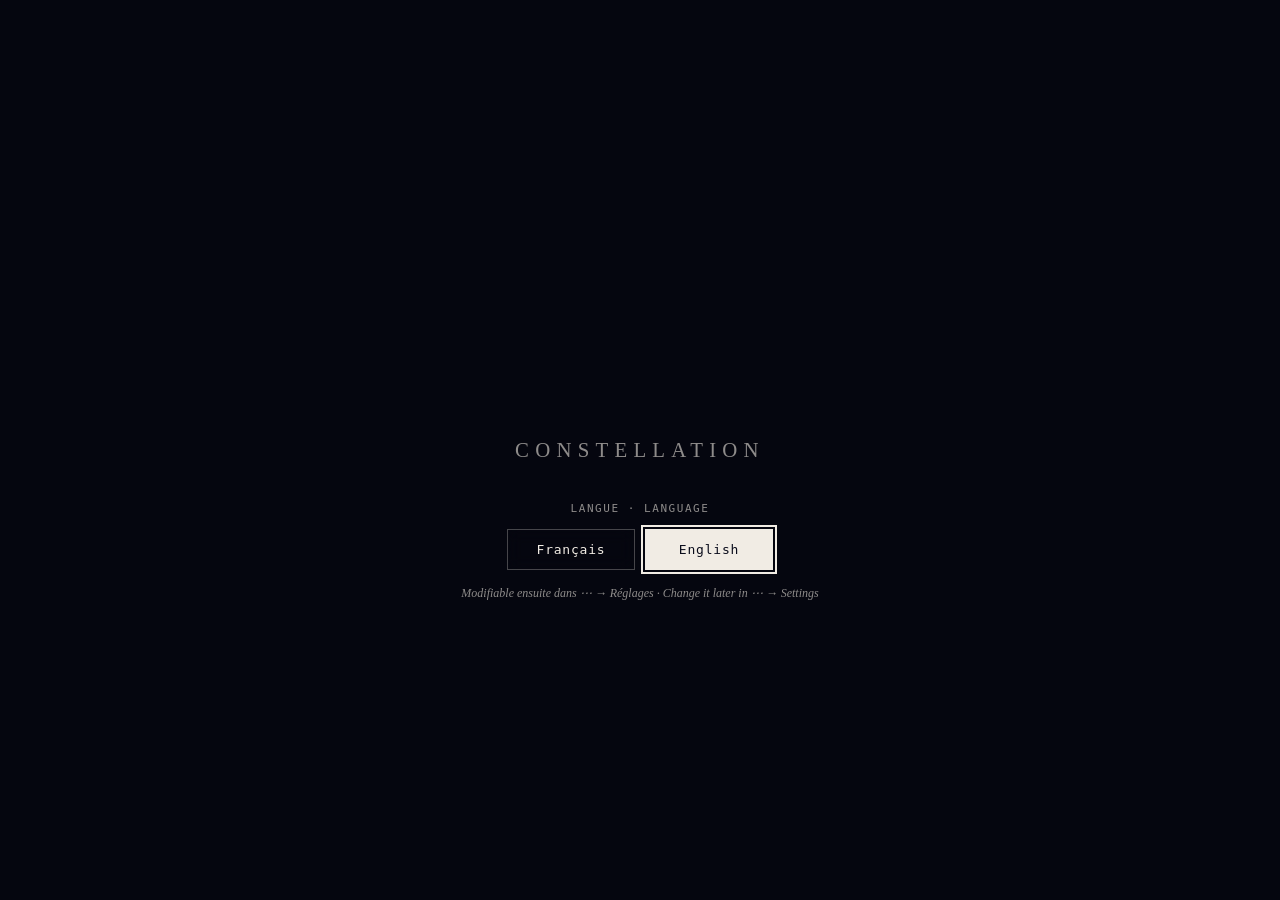
<file: index.html>
<!doctype html>
<html lang="fr">
<head>
<script>/* v49 : lecteurs de fichiers sans console complète */ try { window.console = window.console || {}; ['log','info','warn','error','debug'].forEach(function (k) { if (typeof console[k] !== 'function') console[k] = function () {}; }); } catch (e) {}</script>
<meta charset="utf-8">
<meta name="viewport" content="width=device-width, initial-scale=1, viewport-fit=cover, interactive-widget=resizes-content">
<meta name="theme-color" content="#05060f">
<meta name="description" content="Un journal en forme de ciel : une étoile par jour, des nébuleuses pour les mois et les années.">
<link rel="manifest" href="manifest.webmanifest">
<script>/* v34 : on attrape l’invitation à installer dès le début (elle peut arriver avant que le site ait fini de charger) */addEventListener('beforeinstallprompt',function(e){e.preventDefault();window.__invitInstall=e;});</script>
<link rel="apple-touch-icon" href="icon-192.png">
<title>Constellation</title>
<link rel="icon" href="data:,">
<link rel="stylesheet" href="style.css">
<!-- Three.js est servi par le site lui-même (même connexion, mis en cache par le service worker) -->
<!-- tous les modules sont demandés d'un coup, au lieu d'être découverts import après import -->
</head>
<body>
<canvas id="scene" aria-label="Votre journal : une étoile par jour"></canvas>
<noscript><p style="position:fixed;inset:0;display:grid;place-items:center;padding:24px;text-align:center">Constellation a besoin de JavaScript et de WebGL pour afficher le ciel.</p></noscript>
<div id="chargement" data-app="app.js" data-taille="1444553"><span>Constellation</span>
  <div id="langue-choix" hidden role="dialog" aria-label="Langue · Language">
    <p>Langue · Language</p>
    <div class="rang"><button type="button" data-langue="fr">Français</button><button type="button" data-langue="en">English</button></div>
    <p class="petit">Modifiable ensuite dans ⋯ → Réglages · Change it later in ⋯ → Settings</p>
  </div>
</div>
<script>
// Chargement (v18) : tout le site tient dans app.js (construit par construire.sh depuis src/). Ce petit script le télécharge
// en affichant le pourcentage, puis le lance. Toute erreur s'affiche en clair (avec sa cause) au lieu d'un écran figé.
(function () {
  var ch = document.getElementById('chargement'); if (!ch) return;
  var en = (function () { try { var l = localStorage.getItem('constellation.langue'); if (l) return l === 'en'; } catch (e) {} return !/^fr\b/i.test(navigator.language || 'fr'); })();
  var T = en ? { lent: 'Taking longer than usual…', err: 'Something is blocking the loading:', fic: 'The site could not be downloaded. Check your connection, then reload.', rec: 'Reload', det: 'Detail:' }
             : { lent: 'C’est plus long que d’habitude…', err: 'Un problème bloque le chargement :', fic: 'Le site n’a pas pu être téléchargé. Vérifiez la connexion, puis rechargez.', rec: 'Recharger', det: 'Détail :' };
  var pct = document.createElement('b'); pct.id = 'charge-pct'; pct.textContent = '0 %'; ch.appendChild(pct);
  var info = document.createElement('div'); info.id = 'charge-info'; ch.appendChild(info);
  var val = 0; window.__charge = function (v) { if (v <= val) return; val = v; pct.textContent = Math.round(v) + ' %'; };
  function reparer() {                        // vider l'ancienne version gardée par le téléphone, puis recharger
    var fin = function () { location.reload(); };
    try { Promise.all([navigator.serviceWorker ? navigator.serviceWorker.getRegistrations().then(function (r) { return Promise.all(r.map(function (x) { return x.unregister(); })); }) : 0,
      window.caches ? caches.keys().then(function (k) { return Promise.all(k.map(function (x) { return caches.delete(x); })); }) : 0]).then(fin, fin); } catch (e) { fin(); }
  }
  function montrer(texte, detail) {
    if (window.__charge_fini) return;
    info.replaceChildren(); var p = document.createElement('p'); p.textContent = texte; info.appendChild(p);
    if (detail) { var d = document.createElement('p'); d.className = 'charge-detail'; d.textContent = T.det + ' ' + detail; info.appendChild(d); }
    var b = document.createElement('button'); b.type = 'button'; b.textContent = T.rec; b.onclick = reparer; info.appendChild(b);
  }
  window.addEventListener('error', function (e) {
    var c = e.target; if (c && c !== window && !/^(SCRIPT|LINK)$/.test(c.tagName)) return;
    if (e.message) montrer(T.err, e.message + (e.filename ? ' (' + e.filename.split('/').pop() + ':' + e.lineno + ')' : '')); else montrer(T.fic);
  }, true);
  window.addEventListener('unhandledrejection', function (e) { var r = e.reason; montrer(T.err, String(r && r.message || r)); });
  setTimeout(function () { if (!info.firstChild) montrer(T.lent, Math.round(val) + ' %'); }, 20000);
  var src = ch.getAttribute('data-app'), taille = +ch.getAttribute('data-taille') || 0;
  if (!src || !taille) return;                // export en un seul fichier : le code est déjà dans la page
  fetch(src).then(function (r) {
    if (!r.ok) throw new Error(src + ' : HTTP ' + r.status);
    if (!r.body || !r.body.getReader) return r.text();
    var lect = r.body.getReader(), morceaux = [], recu = 0;
    return (function lire() { return lect.read().then(function (o) {
      if (o.done) { if (recu < taille * .98) throw new Error(src + ' : ' + recu + ' / ' + taille + ' octets'); return new Blob(morceaux).text(); }
      morceaux.push(o.value); recu += o.value.length; window.__charge(Math.min(60, recu / taille * 60)); return lire(); }); })();
  }).then(function (code) {
    window.__charge(60);
    var s = document.createElement('script'); s.type = 'module'; s.src = URL.createObjectURL(new Blob([code], { type: 'text/javascript' })); document.body.appendChild(s);
  }).catch(function (e) { montrer(T.fic, String(e && e.message || e)); });
})();
</script>


<header>
  <h1 class="sr-only">Constellation</h1>
  <nav id="fil" aria-label="Position dans le temps"></nav>
  <p id="compte"></p>
  <p id="bilan"></p>
  <button id="filtre" hidden aria-label="Retirer le filtre"></button>
</header>

<!-- l'intérieur d'une journée : en-tête fixe (date, jour précédent/suivant, humeur), corps qui défile, barre d'ajout fixe -->
<aside id="fiche" class="feuille" hidden aria-label="Journée">
  <div class="p-tete">
    <button id="f-prec" class="nav-jour" aria-label="Jour précédent">‹</button>
    <div class="f-titre"><small id="f-semaine"></small><strong id="f-jour"></strong></div>
    <button id="f-suiv" class="nav-jour" aria-label="Jour suivant">›</button>
    <button id="f-lire" class="nav-jour" aria-label="Relire comme un livre" title="Relire comme un livre"></button>
    <button id="f-date" class="nav-jour" aria-label="Date qui compte" title="Marquer une date qui compte">☆</button>
    <button id="fermer" class="fermer" aria-label="Fermer la journée">×</button>
  </div>
  <div class="p-sous" id="f-humeur"></div>
  <div id="f-dates" class="p-dates" hidden></div>
  <div id="f-contenu" class="p-corps"></div>
  <div class="p-pied ajout" id="f-ajout"></div>
</aside>

<!-- écrire : le journal du jour (une photo ou une vidéo peut s'y glisser) -->
<section id="ecrire" class="feuille" hidden aria-label="Nouvelle entrée">
  <div class="p-tete">
    <strong id="ecrire-titre" class="p-titre">Journal</strong><span class="espace"></span>
    <button id="ecrire-fermer" class="fermer" type="button" aria-label="Fermer (le brouillon est gardé)" title="Fermer">×</button>
  </div>
  <div class="p-corps">
    <p class="lab" id="titre-ecrire" hidden></p>
    <label class="ligne-date">Jour <input type="date" id="ecrire-date" aria-label="Jour de l’entrée"></label>
    <div id="humeurs" role="radiogroup" aria-label="Humeur du jour"></div>
    <div id="activites" class="activites" aria-label="Activités du jour"></div>
    <input id="note-titre" type="text" maxlength="80" placeholder="Titre (facultatif)" aria-label="Titre de la note" hidden>
    <div class="bloc-outils"><button type="button" id="bloc-plus" aria-haspopup="menu" aria-expanded="false" title="Ajouter un bloc">+ Ajouter</button><span class="bloc-astuce">ou tapez / au début d’une ligne</span>
      <div id="bloc-menu" class="bloc-menu" role="menu" hidden>
        <p class="bm-tete">Texte</p>
        <button type="button" role="menuitem" data-bloc="texte"><b class="bm-i">T</b>Texte normal</button>
        <button type="button" role="menuitem" data-bloc="1"><b class="bm-i">H1</b>Titre 1</button>
        <button type="button" role="menuitem" data-bloc="2"><b class="bm-i">H2</b>Titre 2</button>
        <button type="button" role="menuitem" data-bloc="3"><b class="bm-i">H3</b>Titre 3</button>
        <button type="button" role="menuitem" data-bloc="4"><b class="bm-i">H4</b>Titre 4</button>
        <button type="button" role="menuitem" data-bloc="puce"><b class="bm-i">•</b>Liste à puces</button>
        <button type="button" role="menuitem" data-bloc="num"><b class="bm-i">1.</b>Liste numérotée</button>
        <button type="button" role="menuitem" data-bloc="citation"><b class="bm-i">❝</b>Citation</button>
        <button type="button" role="menuitem" data-bloc="separateur"><b class="bm-i">—</b>Séparateur</button>
        <p class="bm-tete">Médias</p>
        <button type="button" role="menuitem" data-bloc="voix"><b class="bm-i"><svg viewBox="0 0 20 20"><rect x="7.5" y="2.5" width="5" height="9" rx="2.5"/><path d="M4.5 9.5a5.5 5.5 0 0 0 11 0M10 15v2.5"/></svg></b>Voix</button>
        <button type="button" role="menuitem" data-bloc="image"><b class="bm-i"><svg viewBox="0 0 20 20"><rect x="2.5" y="4" width="15" height="12"/><path d="M2.5 13l4-4 3.5 3.5 2.5-2.5 5 5"/><circle cx="13.5" cy="7.5" r="1.3"/></svg></b>Image</button>
        <button type="button" role="menuitem" data-bloc="video"><b class="bm-i"><svg viewBox="0 0 20 20"><rect x="2.5" y="5" width="11" height="10"/><path d="M13.5 9l4-2.5v7l-4-2.5"/></svg></b>Vidéo</button>
        <button type="button" role="menuitem" data-bloc="fichier"><b class="bm-i"><svg viewBox="0 0 20 20"><path d="M5 2.5h7l3 3v12H5z M12 2.5v3h3"/></svg></b>Fichier</button>
      </div></div>
    <textarea id="texte" hidden rows="5" maxlength="4000" placeholder="Écrivez. Ce texte ne quitte jamais cet appareil."></textarea>
    <button id="coup-pouce" class="lien coup-pouce" type="button" hidden>Un coup de pouce ?</button>
    <div id="editeur" class="editeur" aria-label="Texte de l’entrée"></div>
    <div id="zone-media">
      <div class="rang-media"><button id="dicter" type="button" aria-pressed="false" title="Dicter à la voix" class="ajout-media">Dicter</button><button type="button" id="voix" class="ajout-media">Ma voix</button><button type="button" id="choisir-media" class="ajout-media">+ Ajouter un média</button></div>
      <input id="fichiers-media" type="file" accept="image/*,video/*" multiple hidden>
      <input id="fichiers-autres" type="file" multiple hidden>
      <div id="vignettes-ecrire"></div>
    </div>
    <div id="tags-sugg" class="tags-sugg" hidden></div>
    <p id="interim" class="interim" aria-live="polite"></p>
  </div>
  <div class="p-pied rang">
    <span id="nbc">0</span>
    <span class="espace"></span>
    <button id="annuler">Annuler</button>
    <button id="valider" class="plein">Enregistrer</button>
  </div>
</section>

<!-- date qui compte -->
<section id="dateqc" class="boite-petite" hidden role="dialog" aria-label="Date qui compte">
  <p class="lab">Une date qui compte</p>
  <p class="sous" id="dateqc-jour"></p>
  <input id="dateqc-titre" type="text" maxlength="60" placeholder="Anniversaire de…, départ, rendez-vous…" aria-label="Titre" autocomplete="off">
  <label class="coche"><input type="checkbox" id="dateqc-annuelle" checked> Chaque année</label>
  <div class="rang"><button id="dateqc-suppr" type="button">Retirer</button><span class="espace"></span><button id="dateqc-annuler" type="button">Annuler</button><button id="dateqc-ok" class="plein" type="button">Marquer</button></div>
</section>

<!-- ma lueur : couleur, accessoire, yeux… -->
<section id="perso" class="feuille" hidden aria-label="Personnaliser la lueur">
  <div class="p-tete"><strong class="p-titre">Personnaliser ma lueur</strong><span class="espace"></span><button id="perso-fermer" class="fermer" type="button" aria-label="Fermer">×</button></div>
  <div class="p-corps" id="perso-corps"></div>
</section>

<!-- mon ciel : ambiances, matière, lumière, astres, animations, looks… (ce qui est débloqué) -->
<section id="perso-ciel" class="feuille" hidden aria-label="Personnaliser mon ciel">
  <div class="p-tete"><strong class="p-titre">Personnaliser mon ciel</strong><span class="espace"></span><button id="ciel-fermer" class="fermer" type="button" aria-label="Fermer">×</button></div>
  <div class="p-corps" id="ciel-corps"></div>
</section>

<section id="nommer" hidden role="dialog" aria-label="Nommer la petite lueur">
  <p class="lab">Une petite lueur vous a trouvé.</p>
  <p class="sous">Comment voulez-vous l’appeler ?</p>
  <div class="rang"><input id="nom-champ" type="text" maxlength="18" placeholder="Lueur" aria-label="Nom de la lueur" autocomplete="off"><button id="nom-ok" class="plein">Adopter</button></div>
</section>

<div id="aide" hidden role="dialog" aria-label="Comment voyager dans le ciel">
  <h2>Voyager dans le temps</h2>
  <ul data-t="aide-liste">
    <li><b>Pincez</b> ou <b>molette</b> : zoomez des années jusqu’à une journée</li>
    <li><b>Touchez</b> une nébuleuse ou une étoile pour y plonger</li>
    <li><b>+</b> en bas : écrire · <b>◎</b> à droite : revenir à aujourd’hui</li>
    <li><b>Glissez</b> pour tourner · <b>deux doigts</b> pour déplacer</li>
    <li><b>⋯</b> : le menu</li>
  </ul>
  <div id="aide-exemples" hidden>
    <p data-t="aide-exemples">Ce ciel contient <b>des entrées d’exemple</b>, inventées pour vous montrer à quoi il ressemble. Rien n’est à vous : effacez-les quand vous voulez, ici ou plus tard avec <b>⋯</b> → <i>Réglages</i>.</p>
  </div>
  <div class="rang"><button id="aide-effacer" type="button" hidden>Effacer les exemples</button><span class="espace"></span><button id="aide-ok" class="plein">Compris</button></div>
</div>

<div id="visionneuse" hidden role="dialog" aria-label="Média">
  <button id="vis-fermer" aria-label="Fermer">×</button>
  <div id="vis-contenu"></div>
</div>

<section id="reglages" class="feuille" hidden aria-label="Réglages">
  <div class="p-tete"><strong class="p-titre">Réglages</strong><span class="espace"></span><button id="reg-fermer" class="fermer" type="button" aria-label="Fermer">×</button></div>
  <div class="p-corps" id="reg-corps"></div>
</section>
<section id="analyse" class="feuille" hidden aria-label="Suivi">
  <div class="p-tete"><strong class="p-titre">Suivi</strong><span class="espace"></span><button id="ana-fermer" class="fermer" type="button" aria-label="Fermer">×</button></div>
  <div class="p-sous" id="ana-onglets"></div>
  <div class="p-corps" id="ana-corps"></div>
</section>
<div id="parcours" hidden><span id="par-titre"></span><span id="par-etape"></span><button id="par-stop">Arrêter</button></div>
<div id="bulle" hidden role="status"><span></span></div>
<div id="vol" aria-hidden="true"></div>
<div id="infobulle" hidden></div>

<footer>
  <button id="nouveau" aria-label="Écrire" aria-expanded="false" title="Écrire (N)">+</button>
  <button id="btn-palette" aria-label="Menu" title="Menu"><svg viewBox="0 0 22 22" aria-hidden="true"><path d="M4 6.5h14 M4 11h14 M4 15.5h14"/></svg></button>
</footer>
<button id="repere" hidden aria-label="Aller à aujourd’hui"><i></i><span>aujourd’hui</span></button>
<div id="zoom" role="group" aria-label="Zoom dans le temps">
  <div id="joystick" role="img" aria-label="Se déplacer dans le ciel" title="Se déplacer"><i></i></div>
  <button id="zoom-aujourdhui" aria-label="Aller à aujourd’hui" title="Aujourd’hui">◎</button>
  <button id="zoom-plus" aria-label="Plonger d’un niveau" title="Plonger (zoom avant)">+</button>
  <button id="zoom-moins" aria-label="Remonter d’un niveau" title="Remonter (zoom arrière)">−</button>
</div>
<p id="statut" role="status"></p>

<div id="voile-menu" hidden></div>

<!-- « ⋯ » : le menu, quatre lignes -->
<section id="menu" class="feuille" hidden aria-label="Menu">
  <div class="p-tete"><button id="menu-retour" class="m-retour" type="button" hidden>‹ Menu</button><strong id="menu-titre" class="p-titre">Menu</strong><span class="espace"></span><button id="menu-fermer" class="fermer" type="button" aria-label="Fermer">×</button></div>
  <div class="m-recherche" id="menu-zone-recherche"><input id="menu-champ" type="search" placeholder="Chercher une commande ou une pensée" autocomplete="off" aria-label="Chercher une commande ou une pensée"></div>
  <div class="p-corps m-liste" id="menu-liste"></div>
</section>

<!-- boutique (✦) -->
<section id="boutique" class="feuille" hidden aria-label="Boutique">
  <div class="p-tete">
    <strong class="p-titre">Boutique</strong>
    <span class="espace"></span><span id="bq-solde" class="bq-solde"></span>
    <button id="bq-fermer" class="fermer" type="button" aria-label="Fermer">×</button>
  </div>
  <div class="bq-onglets" role="tablist" aria-label="Boutique">
    <button type="button" role="tab" id="bq-onglet-lueur" data-onglet="lueur" aria-selected="true" aria-controls="bq-corps">Ta lueur</button>
    <button type="button" role="tab" id="bq-onglet-ciel" data-onglet="ciel" aria-selected="false" aria-controls="bq-corps" tabindex="-1">Ton ciel</button>
  </div>
  <div class="p-corps" id="bq-corps" role="tabpanel" aria-labelledby="bq-onglet-lueur"></div>
</section>

<!-- l'accueil raconté (premier lancement) -->
<div id="accueil" hidden>
  <div id="ac-points" class="ac-points" aria-hidden="true"></div>
  <button id="ac-passer" type="button">Passer</button>
  <div id="ac-carte" class="ac-carte cache" aria-live="polite"></div>
</div>
<div id="ac-bulle" hidden role="status"></div>
<div id="toast" aria-live="polite"></div>

<div id="palette" hidden role="dialog" aria-label="Commandes">
  <div class="p-fond"></div>
  <div class="p-boite">
    <input id="p-champ" placeholder="une commande, ou une idée à retrouver…" autocomplete="off" aria-label="Commande ou recherche">
    <ul id="p-liste" role="listbox"></ul>
    <p class="p-pied-pal"><kbd>↑↓</kbd> choisir · <kbd>↵</kbd> valider · <kbd>échap</kbd> fermer</p>
  </div>
</div>

<div id="outils" hidden>
  <button id="profond">Sens profond : non</button>
  <button id="exemples" hidden>Effacer les exemples</button>
  <button id="btn-noms" aria-pressed="true">Noms</button>
  <button id="btn-analyse">Analyses</button>
  <button id="btn-reglages">Réglages</button>
  <button id="btn-sauvegarde">Sauvegarde : non</button>
  <button id="exporter">Exporter</button>
  <label class="bouton">Importer<input id="importer" type="file" accept="application/json" hidden></label>
  <button id="installer" hidden>Installer l’appli</button>
</div>


<div id="barre-clavier" class="barre-clavier" role="toolbar" aria-label="Mise en forme" hidden>
  <div id="bc-noms" class="bc-noms" aria-label="Suggestions" hidden></div>
  <button type="button" data-barre="menu" aria-label="Ajouter un bloc"><svg viewBox="0 0 20 20"><path d="M10 3v14M3 10h14"/></svg></button>
  <button type="button" data-barre="dicter" class="bc-micro" aria-label="Dicter à la voix" aria-pressed="false"><svg viewBox="0 0 20 20"><rect x="7.5" y="2.5" width="5" height="9"/><path d="M4.5 9.5a5.5 5.5 0 0 0 11 0M10 15v3"/></svg></button>
  <button type="button" data-bloc="texte" aria-label="Texte normal">Texte</button>
  <button type="button" data-bloc="1" aria-label="Titre 1">H1</button>
  <button type="button" data-bloc="2" aria-label="Titre 2">H2</button>
  <button type="button" data-bloc="3" aria-label="Titre 3">H3</button>
  <button type="button" data-bloc="4" aria-label="Titre 4">H4</button>
  <button type="button" data-bloc="puce" aria-label="Liste à puces">•</button>
  <button type="button" data-bloc="num" aria-label="Liste numérotée">1.</button>
  <button type="button" data-bloc="citation" aria-label="Citation">❝</button>
  <button type="button" data-bloc="separateur" aria-label="Séparateur">—</button>
  <button type="button" data-bloc="image" aria-label="Image"><svg viewBox="0 0 20 20"><rect x="2.5" y="4" width="15" height="12"/><path d="M2.5 13l4-4 3.5 3.5 2.5-2.5 5 5"/><circle cx="13.5" cy="7.5" r="1.3"/></svg></button>
  <button type="button" data-bloc="voix" aria-label="Voix"><svg viewBox="0 0 20 20"><rect x="7.5" y="2.5" width="5" height="9" rx="2.5"/><path d="M4.5 9.5a5.5 5.5 0 0 0 11 0M10 15v2.5"/></svg></button>
  <button type="button" data-bloc="video" aria-label="Vidéo"><svg viewBox="0 0 20 20"><rect x="2.5" y="5" width="11" height="10"/><path d="M13.5 9l4-2.5v7l-4-2.5"/></svg></button>
  <button type="button" data-bloc="fichier" aria-label="Fichier"><svg viewBox="0 0 20 20"><path d="M5 2.5h7l3 3v12H5z M12 2.5v3h3"/></svg></button>
  <button type="button" data-barre="valider" class="bc-valider" aria-label="Cristalliser"><svg viewBox="0 0 20 20"><path d="M4 10.5l4 4 8-9"/></svg></button>
  <button type="button" data-barre="fermer" class="bc-fermer" aria-label="Fermer le clavier"><svg viewBox="0 0 20 20"><path d="M5 8l5 5 5-5"/></svg></button>
</div>
</body>
</html>
</file>
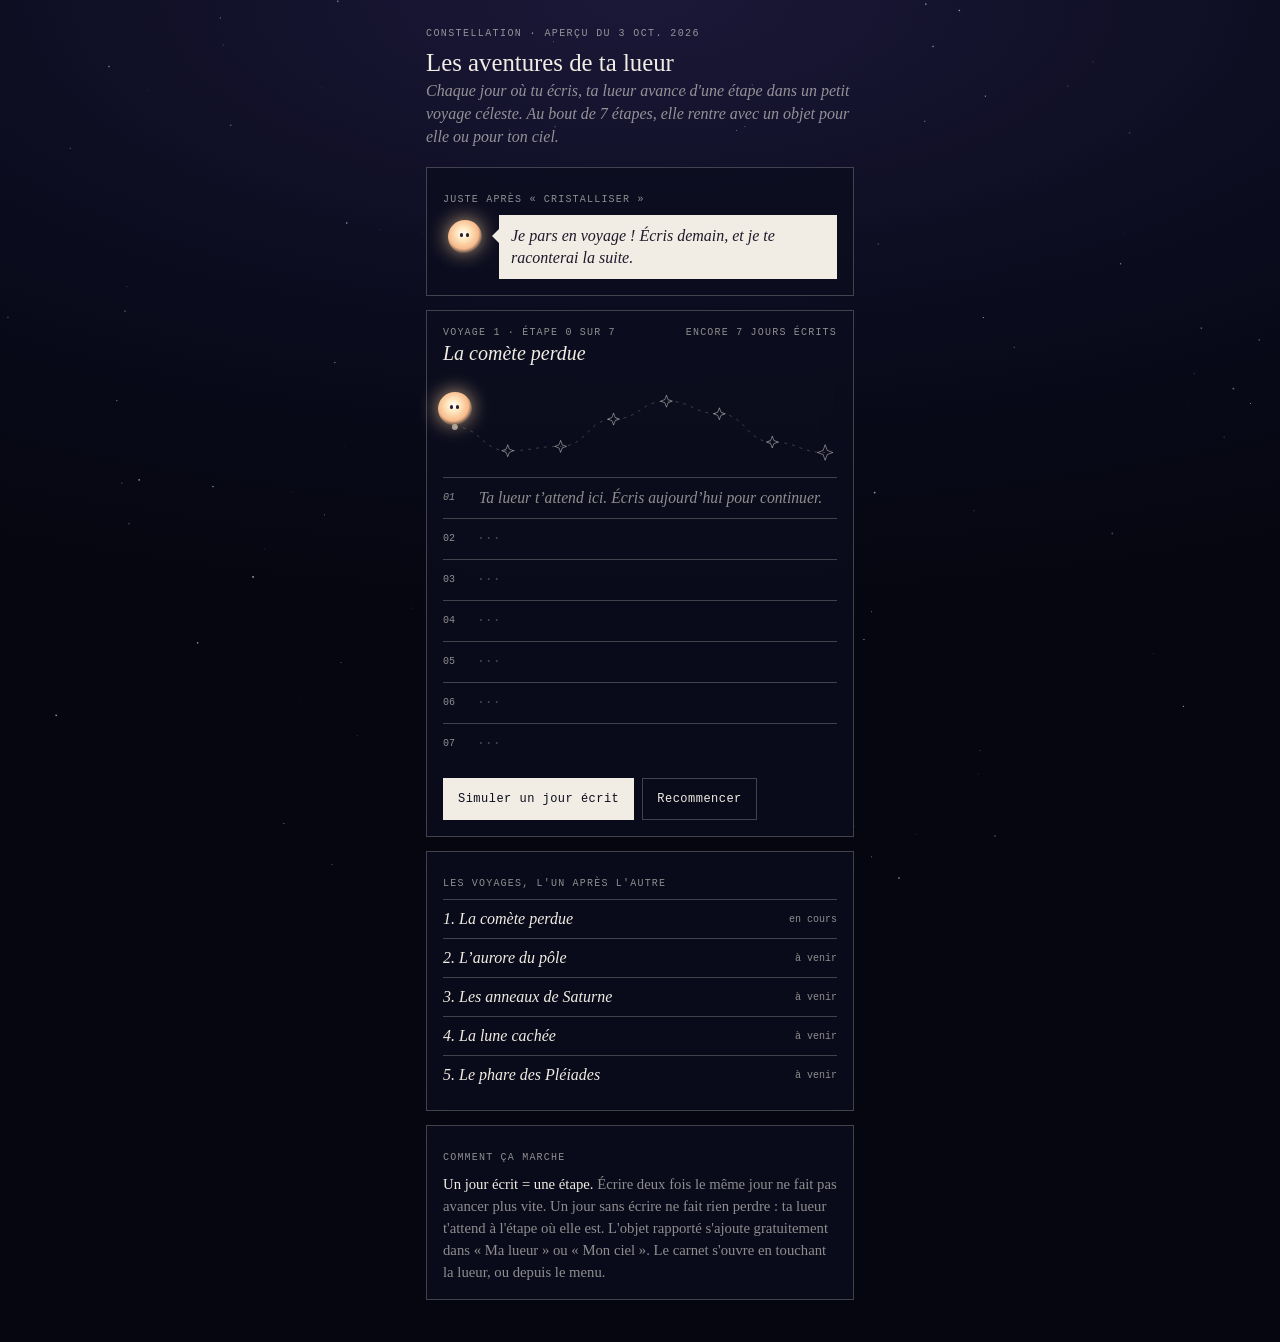
<file: etudes/aventures/index.html>
<!doctype html>
<html lang="fr">
<head>
<meta charset="utf-8">
<meta name="viewport" content="width=device-width, initial-scale=1, viewport-fit=cover">
<title>Aventures de la lueur · aperçu</title>
<style>
  :root { --ink:#f1ece4; --soft:rgba(241,236,228,.58); --line:rgba(241,236,228,.24); --bg:#05060f; --panel:rgba(12,14,30,.78); --or:#ffd98a;
    --serif: Georgia, 'Times New Roman', serif; --mono: ui-monospace, 'SF Mono', Menlo, Consolas, monospace; }
  * { box-sizing: border-box; }
  html, body { margin: 0; height: 100%; background: var(--bg); color: var(--ink); font-family: var(--serif); }
  body { background: radial-gradient(120% 70% at 50% 0%, #1b1838 0%, #0a0b1c 55%, #05060f 100%); min-height: 100%; overflow-x: hidden; }
  #ciel { position: fixed; inset: 0; pointer-events: none; }
  main { position: relative; max-width: 460px; margin: 0 auto; padding: calc(18px + env(safe-area-inset-top)) 16px calc(28px + env(safe-area-inset-bottom)); }
  .marque { font-family: var(--mono); font-size: 10px; letter-spacing: .14em; text-transform: uppercase; color: var(--soft); }
  h1 { font-weight: normal; font-size: 1.55rem; margin: 6px 0 2px; }
  .intro { color: var(--soft); font-style: italic; margin: 0 0 18px; line-height: 1.45; }
  .carte { border: 1px solid var(--line); background: var(--panel); backdrop-filter: blur(12px); padding: 16px; margin-bottom: 14px; }
  .tete { display: flex; align-items: baseline; justify-content: space-between; gap: 10px; }
  .chap { font-family: var(--mono); font-size: 10px; letter-spacing: .12em; text-transform: uppercase; color: var(--soft); }
  .titre-voyage { font-size: 1.25rem; font-style: italic; margin: 4px 0 12px; }
  /* le chemin : 7 étapes, la lueur avance */
  .chemin { position: relative; height: 92px; margin: 6px 0 4px; }
  .chemin svg { position: absolute; inset: 0; width: 100%; height: 100%; overflow: visible; }
  .lueur { position: absolute; width: 34px; height: 34px; margin: -17px 0 0 -17px; border-radius: 50%; transition: left 1.6s cubic-bezier(.6,0,.2,1), top 1.6s cubic-bezier(.6,0,.2,1);
    background: radial-gradient(circle at 45% 40%, #fff 0%, #ffe9c2 22%, #f7b98a 55%, rgba(247,185,138,0) 72%); filter: drop-shadow(0 0 10px rgba(255,214,160,.8)); }
  .lueur::before, .lueur::after { content: ''; position: absolute; top: 13px; width: 3px; height: 4px; background: #2a1f30; border-radius: 2px; }
  .lueur::before { left: 12px; } .lueur::after { left: 18px; }
  .etapes { list-style: none; padding: 0; margin: 8px 0 0; display: grid; gap: 0; }
  .etapes li { display: grid; grid-template-columns: 26px 1fr; gap: 10px; padding: 9px 0; border-top: 1px solid var(--line); font-size: .98rem; line-height: 1.4; }
  .etapes li .n { font-family: var(--mono); font-size: 10px; color: var(--soft); padding-top: 4px; }
  .etapes li.fait { color: var(--ink); }
  .etapes li.attente { color: var(--soft); font-style: italic; }
  .etapes li.cache { color: rgba(241,236,228,.28); }
  .etapes li.nouvelle { animation: lumiere 2.4s ease; }
  @keyframes lumiere { 0% { background: rgba(255,217,138,.18); } 100% { background: transparent; } }
  .recompense { display: none; text-align: center; padding: 18px 10px 6px; }
  .recompense.on { display: block; animation: monte .8s ease; }
  @keyframes monte { from { opacity: 0; transform: translateY(10px); } to { opacity: 1; transform: none; } }
  .objet { width: 96px; height: 96px; margin: 4px auto 10px; position: relative; }
  .recompense h3 { font-weight: normal; font-style: italic; margin: 0 0 4px; font-size: 1.15rem; }
  .recompense p { margin: 0; color: var(--soft); }
  .boutons { display: flex; gap: 8px; flex-wrap: wrap; margin-top: 14px; }
  button { font-family: var(--mono); font-size: 12px; letter-spacing: .04em; color: var(--ink); background: transparent; border: 1px solid var(--line); border-radius: 0; padding: 10px 14px; min-height: 42px; cursor: pointer; }
  button.plein { background: var(--ink); color: #0b0d1c; border-color: var(--ink); }
  button:disabled { opacity: .35; }
  /* le moment après l'écriture : la bulle de la lueur, comme dans l'appli */
  .moment { display: flex; gap: 12px; align-items: flex-start; }
  .moment .mini { flex: 0 0 auto; position: relative; width: 44px; height: 44px; }
  .moment .mini .lueur { position: absolute; left: 22px; top: 22px; transition: none; }
  .bulle { background: #f1ece4; color: #1d1a2b; font-style: italic; padding: 10px 12px; line-height: 1.4; position: relative; }
  .bulle::before { content: ''; position: absolute; left: -7px; top: 14px; border: 7px solid transparent; border-right-color: #f1ece4; border-left: 0; }
  .liste-voyages { list-style: none; padding: 0; margin: 0; }
  .liste-voyages li { display: grid; grid-template-columns: 1fr auto; gap: 8px; padding: 10px 0; border-top: 1px solid var(--line); }
  .liste-voyages li span { font-style: italic; } .liste-voyages li small { font-family: var(--mono); font-size: 10px; color: var(--soft); align-self: center; }
  .regle { color: var(--soft); font-size: .92rem; line-height: 1.5; margin: 0; }
  .regle b { color: var(--ink); font-weight: normal; }
</style>
</head>
<body>
<canvas id="ciel"></canvas>
<main>
  <p class="marque">Constellation · aperçu du 3 oct. 2026</p>
  <h1>Les aventures de ta lueur</h1>
  <p class="intro">Chaque jour où tu écris, ta lueur avance d'une étape dans un petit voyage céleste. Au bout de 7 étapes, elle rentre avec un objet pour elle ou pour ton ciel.</p>

  <section class="carte" aria-label="Après l'écriture">
    <p class="chap">Juste après « Cristalliser »</p>
    <div class="moment" style="margin-top:10px">
      <div class="mini"><div class="lueur"></div></div>
      <div class="bulle" id="bulle">Je repars en voyage… Touche-moi pour lire la suite.</div>
    </div>
  </section>

  <section class="carte" aria-label="Carnet de voyage">
    <div class="tete"><span class="chap" id="chap">Voyage 1 · étape 0 sur 7</span><span class="chap" id="jours"></span></div>
    <p class="titre-voyage" id="titre">La comète perdue</p>
    <div class="chemin" id="chemin"><svg id="trace" viewBox="0 0 400 92" preserveAspectRatio="none"></svg><div class="lueur" id="lueur"></div></div>
    <ol class="etapes" id="etapes"></ol>
    <div class="recompense" id="recompense">
      <svg class="objet" id="objet" viewBox="0 0 96 96"></svg>
      <h3 id="obj-nom"></h3>
      <p id="obj-desc"></p>
    </div>
    <div class="boutons">
      <button class="plein" id="avancer" type="button">Simuler un jour écrit</button>
      <button id="recommencer" type="button">Recommencer</button>
    </div>
  </section>

  <section class="carte" aria-label="Les voyages à venir">
    <p class="chap">Les voyages, l'un après l'autre</p>
    <ul class="liste-voyages" id="voyages"></ul>
  </section>

  <section class="carte" aria-label="Les règles">
    <p class="chap">Comment ça marche</p>
    <p class="regle"><b>Un jour écrit = une étape.</b> Écrire deux fois le même jour ne fait pas avancer plus vite. Un jour sans écrire ne fait rien perdre : ta lueur t'attend à l'étape où elle est. L'objet rapporté s'ajoute gratuitement dans « Ma lueur » ou « Mon ciel ». Le carnet s'ouvre en touchant la lueur, ou depuis le menu.</p>
  </section>
</main>
<script>
// les voyages : 7 étapes chacun, un objet céleste au bout (thème spatial : rien de terrestre)
const VOYAGES = [
  { titre: 'La comète perdue', objet: 'Éclat de comète', desc: 'Une petite traîne de glace qui suit ta lueur.', dessin: 'comete', etapes: [
    'Ta lueur quitte ton ciel. Au loin, une lumière verte file entre les étoiles.',
    'Elle traverse un nuage de poussière d’étoiles. Ça chatouille.',
    'Une comète passe, bien trop vite. Ta lueur s’accroche à sa traîne.',
    'La comète a perdu son chemin : elle ne retrouve plus le Soleil.',
    'Ta lueur lui montre la route, grâce aux étoiles que tu as allumées cette semaine.',
    'Pour la remercier, la comète lui laisse un éclat de glace qui brille.',
    'Retour à la maison. Ta lueur rapporte un éclat de comète.'] },
  { titre: 'L’aurore du pôle', objet: 'Voile d’aurore', desc: 'Un voile vert et rose qui ondule autour de ton ciel.', dessin: 'aurore', etapes: [] },
  { titre: 'Les anneaux de Saturne', objet: 'Anneau de glace', desc: 'Un fin anneau qui tourne autour de ta lueur.', dessin: 'anneau', etapes: [] },
  { titre: 'La lune cachée', objet: 'Croissant de lune', desc: 'Un petit croissant posé sur la tête de ta lueur.', dessin: 'lune', etapes: [] },
  { titre: 'Le phare des Pléiades', objet: 'Sept lucioles', desc: 'Sept petites lumières qui dansent dans ton ciel.', dessin: 'pleiades', etapes: [] },
];
const DESSINS = {
  comete: '<defs><linearGradient id="g1" x1="0" y1="1" x2="1" y2="0"><stop offset="0" stop-color="#9fe8ff" stop-opacity="0"/><stop offset="1" stop-color="#e8fbff"/></linearGradient><radialGradient id="g2"><stop offset="0" stop-color="#fff"/><stop offset=".4" stop-color="#bff1ff"/><stop offset="1" stop-color="#bff1ff" stop-opacity="0"/></radialGradient></defs><path d="M10 86 L62 30 L70 38 Z" fill="url(#g1)" opacity=".8"/><circle cx="68" cy="30" r="20" fill="url(#g2)"/><path d="M68 22 l3 6 6 2 -6 2 -3 6 -3 -6 -6 -2 6 -2z" fill="#fff"/>',
  aurore: '<path d="M8 60 C28 30 44 70 64 40 S88 50 90 30" stroke="#8ff0c0" stroke-width="7" fill="none" opacity=".7"/><path d="M8 72 C30 46 46 82 66 54 S88 62 90 44" stroke="#ff9fd0" stroke-width="5" fill="none" opacity=".5"/>',
  anneau: '<ellipse cx="48" cy="50" rx="40" ry="12" stroke="#d6e6ff" stroke-width="3" fill="none" opacity=".8"/><circle cx="48" cy="46" r="16" fill="#ffe1b0" opacity=".9"/>',
  lune: '<path d="M60 18 A30 30 0 1 0 60 78 A24 24 0 1 1 60 18z" fill="#fff4d6"/>',
  pleiades: [[30,30],[48,22],[66,34],[40,50],[58,52],[50,70],[72,62]].map(([x,y])=>`<circle cx="${x}" cy="${y}" r="4" fill="#fff6c8"/><circle cx="${x}" cy="${y}" r="10" fill="#fff6c8" opacity=".18"/>`).join(''),
};
let voyage = 0, etape = 0;
const $ = id => document.getElementById(id);
// le chemin : une courbe douce de 7 étoiles, de gauche à droite
const PTS = Array.from({ length: 8 }, (_, i) => [12 + i * (376 / 7), 50 + Math.sin(i * 1.15) * 26]);
function tracer() {
  let d = 'M' + PTS[0].join(' ');
  for (let i = 1; i < PTS.length; i++) { const [x0, y0] = PTS[i - 1], [x1, y1] = PTS[i], cx = (x0 + x1) / 2; d += ` C${cx} ${y0} ${cx} ${y1} ${x1} ${y1}`; }
  let s = `<path d="${d}" stroke="rgba(241,236,228,.22)" stroke-width="1" fill="none" stroke-dasharray="3 5" vector-effect="non-scaling-stroke"/>`;
  PTS.forEach(([x, y], i) => {
    if (i === 0) { s += `<circle cx="${x}" cy="${y}" r="3" fill="#f1ece4" opacity=".6"/>`; return; }
    const fait = i <= etape, fin = i === 7;
    s += `<circle cx="${x}" cy="${y}" r="${fin ? 9 : 7}" fill="${fait ? 'rgba(255,217,138,.25)' : 'none'}"/>` +
      `<path transform="translate(${x} ${y}) scale(${fin ? 1.3 : 1})" d="M0 -6 L1.6 -1.6 6 0 1.6 1.6 0 6 -1.6 1.6 -6 0 -1.6 -1.6z" fill="${fait ? '#ffd98a' : 'none'}" stroke="${fait ? '#ffd98a' : 'rgba(241,236,228,.45)'}" stroke-width="1" vector-effect="non-scaling-stroke"/>`;
  });
  $('trace').innerHTML = s;
}
function placer() { const r = $('chemin').getBoundingClientRect(), [x, y] = PTS[etape]; $('lueur').style.left = (x / 400 * r.width) + 'px'; $('lueur').style.top = (y / 92 * r.height - 18) + 'px'; }
function rendre(nouvelle = -1) {
  const V = VOYAGES[voyage];
  $('chap').textContent = `Voyage ${voyage + 1} · étape ${etape} sur 7`;
  $('jours').textContent = etape < 7 ? `encore ${7 - etape} jour${7 - etape > 1 ? 's' : ''} écrit${7 - etape > 1 ? 's' : ''}` : 'voyage terminé';
  $('titre').textContent = V.titre;
  $('etapes').innerHTML = V.etapes.map((txt, i) => {
    const cls = i < etape ? 'fait' : i === etape ? 'attente' : 'cache', n = i === nouvelle ? ' nouvelle' : '';
    const contenu = i < etape ? txt : i === etape ? 'Ta lueur t’attend ici. Écris aujourd’hui pour continuer.' : '· · ·';
    return `<li class="${cls}${n}"><span class="n">${String(i + 1).padStart(2, '0')}</span><span>${contenu}</span></li>`;
  }).join('');
  if (etape >= 7) $('etapes').lastElementChild && null;
  $('recompense').classList.toggle('on', etape >= 7);
  $('objet').innerHTML = DESSINS[V.dessin]; $('obj-nom').textContent = V.objet; $('obj-desc').textContent = V.desc + ' Il est rangé dans « Ma lueur ».';
  $('avancer').textContent = etape >= 7 ? 'Partir pour le voyage suivant' : 'Simuler un jour écrit';
  $('bulle').textContent = etape === 0 ? 'Je pars en voyage ! Écris demain, et je te raconterai la suite.' : etape >= 7 ? 'Je suis rentrée ! Regarde ce que je te rapporte.' : `« ${V.etapes[etape - 1]} »`;
  $('voyages').innerHTML = VOYAGES.map((v, i) => `<li><span>${i + 1}. ${v.titre}</span><small>${i < voyage ? 'rapporté : ' + v.objet.toLowerCase() : i === voyage ? 'en cours' : 'à venir'}</small></li>`).join('');
  tracer(); placer();
}
$('avancer').addEventListener('click', () => {
  if (etape >= 7) { voyage = (voyage + 1) % VOYAGES.length; etape = 0; if (!VOYAGES[voyage].etapes.length) VOYAGES[voyage].etapes = Array.from({ length: 7 }, (_, i) => i === 6 ? `Retour à la maison. Ta lueur rapporte : ${VOYAGES[voyage].objet.toLowerCase()}.` : `Étape ${i + 1} du voyage « ${VOYAGES[voyage].titre} » (texte à écrire).`); rendre(); return; }
  etape++; rendre(etape - 1);
});
$('recommencer').addEventListener('click', () => { voyage = 0; etape = 0; rendre(); });
addEventListener('resize', placer);
// fond : quelques étoiles qui scintillent
const cv = $('ciel'), g = cv.getContext('2d'); let E = [];
function taille() { cv.width = innerWidth * devicePixelRatio; cv.height = innerHeight * devicePixelRatio; E = Array.from({ length: 140 }, () => [Math.random() * cv.width, Math.random() * cv.height, Math.random() * 1.3 + .3, Math.random() * 6]); }
function boucle(t) { g.clearRect(0, 0, cv.width, cv.height); for (const [x, y, r, p] of E) { g.globalAlpha = .35 + .35 * Math.sin(t / 900 + p); g.fillStyle = '#dfe6ff'; g.fillRect(x, y, r * devicePixelRatio, r * devicePixelRatio); } requestAnimationFrame(boucle); }
addEventListener('resize', taille); taille(); requestAnimationFrame(boucle);
const p = new URLSearchParams(location.search); if (p.get('etape')) etape = Math.min(7, +p.get('etape'));
rendre();
</script>
</body>
</html>
</file>
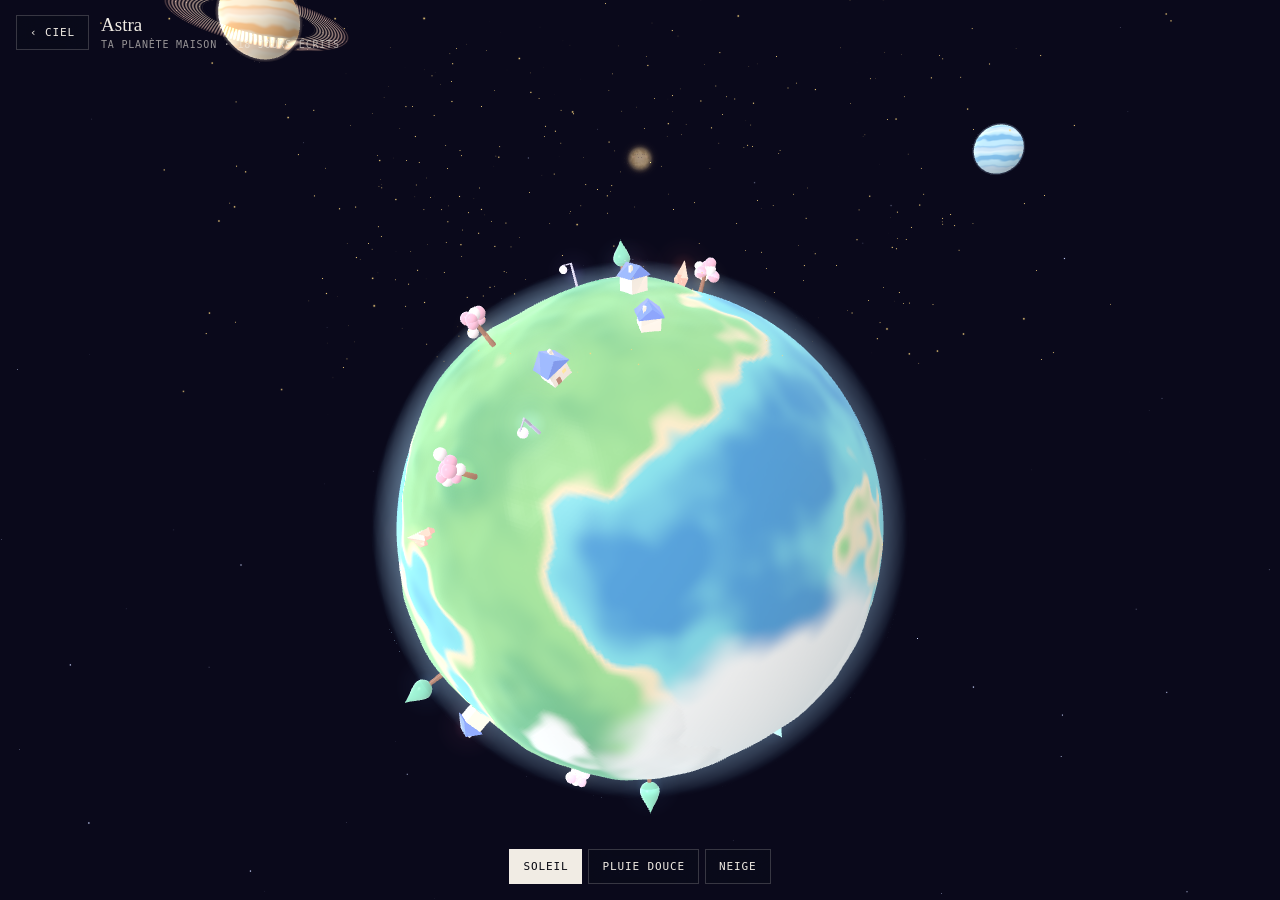
<file: etudes/planete-maison/index.html>
<!doctype html>
<html lang="fr">
<head>
<meta charset="utf-8">
<meta name="viewport" content="width=device-width, initial-scale=1, viewport-fit=cover">
<title>Étude planète maison</title>
<style>
  :root { --ink: #f1ece4; --soft: rgba(241,236,228,.62); --line: rgba(241,236,228,.2); --bg: #05060f; --panneau: rgba(10,12,26,.62); }
  html, body { margin: 0; height: 100%; background: var(--bg); color: var(--ink); font-family: Georgia, serif; overflow: hidden; touch-action: none; -webkit-user-select: none; user-select: none; }
  canvas { position: fixed; inset: 0; width: 100%; height: 100%; display: block; }
  button { font: 11px ui-monospace, monospace; letter-spacing: .08em; text-transform: uppercase; color: var(--ink); background: var(--panneau); border: 1px solid var(--line); padding: 10px 13px; backdrop-filter: blur(10px); -webkit-backdrop-filter: blur(10px); cursor: pointer; }
  button[aria-pressed=true] { background: var(--ink); color: var(--bg); }
  #haut { position: fixed; left: 16px; right: 16px; top: calc(14px + env(safe-area-inset-top)); display: flex; align-items: center; gap: 12px; }
  #haut b { font: 400 19px Georgia, serif; } #haut small { display: block; font: 10px ui-monospace, monospace; letter-spacing: .08em; text-transform: uppercase; color: var(--soft); margin-top: 3px; }
  #bas { position: fixed; left: 16px; right: 16px; bottom: calc(16px + env(safe-area-inset-bottom)); display: flex; flex-direction: column; gap: 10px; align-items: center; pointer-events: none; }
  #bas > * { pointer-events: auto; }
  #aide { font: italic 14px Georgia, serif; color: var(--soft); text-align: center; transition: opacity .6s; pointer-events: none !important; }
  #meteo { display: flex; gap: 6px; }
  #etiquette { position: fixed; transform: translate(-50%, -100%); font: 11px ui-monospace, monospace; letter-spacing: .06em; padding: 6px 9px; background: var(--panneau); border: 1px solid var(--line); backdrop-filter: blur(8px); -webkit-backdrop-filter: blur(8px); white-space: nowrap; opacity: 0; transition: opacity .3s; pointer-events: none; }
  #etiquette.on { opacity: 1; }
  #note { position: fixed; left: 16px; right: 16px; bottom: calc(16px + env(safe-area-inset-bottom)); max-width: 460px; margin: 0 auto; padding: 18px 18px 16px; background: var(--panneau); border: 1px solid var(--line); backdrop-filter: blur(14px); -webkit-backdrop-filter: blur(14px); transform: translateY(20px); opacity: 0; transition: .35s; pointer-events: none; }
  #note.on { transform: none; opacity: 1; pointer-events: auto; }
  #note small { font: 10px ui-monospace, monospace; letter-spacing: .1em; text-transform: uppercase; color: var(--soft); display: flex; align-items: center; gap: 8px; }
  #note small i { width: 8px; height: 8px; display: inline-block; }
  #note p { font: 17px/1.5 Georgia, serif; margin: 10px 0 14px; }
  #voile { position: fixed; inset: 0; background: var(--bg); opacity: 1; transition: opacity 1.2s; pointer-events: none; }
</style>
<script type="importmap">{ "imports": { "three": "../../vendor/three@0.170.0/three.module.min.js" } }</script>
</head>
<body>
<canvas id="c"></canvas>
<div id="haut"><button id="sortir">‹ Ciel</button><div><b id="nom">Astra</b><small>ta planète maison · 18 jours écrits</small></div></div>
<div id="etiquette"></div>
<div id="bas"><div id="aide">Glisse le doigt pour te promener. Touche un objet pour relire ta note.</div>
  <div id="meteo"><button data-m="soleil">Soleil</button><button data-m="pluie">Pluie douce</button><button data-m="neige">Neige</button></div></div>
<div id="note"><small><i></i><span></span></small><p></p><button id="fermer-note">Fermer</button></div>
<div id="voile"></div>
<script type="module">
// Étude « planète maison » (3 oct. 2026), demandée par Matthieu après la v41 : une de tes planètes devient ta maison ;
// chaque jour écrit y fait pousser un objet selon l'humeur (joie : cerisier, calme : sapin, élan : maisonnette, mélancolie : lanterne,
// tempête : cristal). On y descend, la lueur s'y pose et s'y promène (façon Mario Galaxy, dans le style doux) ; toucher un objet rouvre la note.
// La météo suit les humeurs récentes. Rien ici ne lit ni n'écrit les données de l'app (journal d'exemple).
// ?vue=sol : directement au sol (captures) ; ?meteo=pluie|neige|soleil ; ?note=3 : ouvre la note n°3.
import * as THREE from 'three';
import { construire, doux, fbm, rng, PALETTES } from './planetes.js';
import { creerLueur3D } from '../../src/lueur3d.js';

const Q = new URLSearchParams(location.search);
const R = 5;                                           // rayon de la planète maison (monde)
const MOODS = { calme: '#6fc3ff', joie: '#ffd36b', elan: '#ff7a9c', melancolie: '#9b8cff', tempete: '#ff6b4a' };
const NOMS_H = { calme: 'Calme', joie: 'Joie', elan: 'Élan', melancolie: 'Mélancolie', tempete: 'Tempête' };
// journal d'exemple : 18 jours
const JOURNAL = [
  ['15 sept.', 'joie', 'Pique-nique au bord du lac avec Léa. Le soleil a tenu toute la journée.'],
  ['16 sept.', 'calme', 'Journée tranquille, j’ai lu presque tout l’après-midi.'],
  ['17 sept.', 'elan', 'J’ai enfin lancé le nouveau projet. Plein d’idées.'],
  ['18 sept.', 'melancolie', 'Un peu de nostalgie en rangeant les vieilles photos.'],
  ['19 sept.', 'joie', 'Concert surprise ce soir, quelle énergie !'],
  ['20 sept.', 'calme', 'Balade en forêt, l’odeur des pins après la pluie.'],
  ['22 sept.', 'tempete', 'Grosse dispute au travail. Besoin de souffler.'],
  ['23 sept.', 'calme', 'Ça va mieux. Thé, plaid, série.'],
  ['24 sept.', 'elan', 'Premier footing depuis des mois !'],
  ['25 sept.', 'joie', 'Repas de famille, on a beaucoup ri.'],
  ['26 sept.', 'melancolie', 'Il pleut, je pense à mamie.'],
  ['27 sept.', 'elan', 'Atelier de céramique, mon premier bol.'],
  ['28 sept.', 'calme', 'Grasse matinée et marché du dimanche.'],
  ['29 sept.', 'joie', 'Bonne nouvelle pour l’appartement !'],
  ['30 sept.', 'tempete', 'Fatigué, tout m’agace aujourd’hui.'],
  ['1 oct.', 'calme', 'Méditation le matin, journée douce.'],
  ['2 oct.', 'joie', 'J’ai commencé Constellation, j’adore ma petite lueur.'],
  ['3 oct.', 'elan', 'Des planètes dans mon ciel, et bientôt une maison.'],
];

// ───── rendu ─────
const canvas = document.getElementById('c'), renderer = new THREE.WebGLRenderer({ canvas, antialias: true });
renderer.setPixelRatio(Math.min(2, devicePixelRatio)); renderer.outputColorSpace = THREE.SRGBColorSpace;
const scene = new THREE.Scene(), sceneUI = new THREE.Scene();
const camera = new THREE.PerspectiveCamera(50, 1, .05, 400);
function redim() { renderer.setSize(innerWidth, innerHeight, false); camera.aspect = innerWidth / innerHeight; camera.updateProjectionMatrix(); }
addEventListener('resize', redim); redim();

// ciel : dégradé, étoiles, une petite constellation (ton ciel, vu d'en bas), deux planètes au loin
scene.background = new THREE.Color('#070818');
{
  const g = new THREE.BufferGeometry(), n = 900, p = new Float32Array(n * 3), r = rng(11), tl = new Float32Array(n);
  for (let i = 0; i < n; i++) { const v = new THREE.Vector3(r() * 2 - 1, r() * 2 - 1, r() * 2 - 1).normalize().multiplyScalar(160); p.set([v.x, v.y, v.z], i * 3); tl[i] = .4 + r() * 1.2; }
  g.setAttribute('position', new THREE.BufferAttribute(p, 3)); g.setAttribute('taille', new THREE.BufferAttribute(tl, 1));
  scene.add(new THREE.Points(g, new THREE.ShaderMaterial({ transparent: true, depthWrite: false, blending: THREE.AdditiveBlending, uniforms: { uT: { value: 0 } },
    vertexShader: `attribute float taille; uniform float uT; varying float vA; void main(){ vec4 mv = modelViewMatrix*vec4(position, 1.); vA = .55 + .45*sin(uT*1.3 + position.x*7.); gl_PointSize = taille*${(2 * Math.min(2, devicePixelRatio)).toFixed(1)}; gl_Position = projectionMatrix*mv; }`,
    fragmentShader: `varying float vA; void main(){ float r = length(gl_PointCoord - .5)*2.; gl_FragColor = vec4(vec3(.85, .9, 1.)*exp(-r*r*4.)*vA, 1.); }` })));
}
const constel = new THREE.Group(); scene.add(constel);
{
  const pts = [[-14, 46, -60], [-6, 52, -62], [3, 49, -64], [10, 55, -60], [18, 50, -58], [8, 43, -63], [-1, 40, -66]].map(a => new THREE.Vector3(...a));
  const cols = ['#ffd36b', '#6fc3ff', '#ff7a9c', '#ffd36b', '#9b8cff', '#6fc3ff', '#ffd36b'];
  pts.forEach((v, i) => { const s = new THREE.Sprite(new THREE.SpriteMaterial({ map: lueurTex(), color: cols[i], blending: THREE.AdditiveBlending, depthWrite: false, transparent: true })); s.position.copy(v); s.scale.setScalar(3.2); constel.add(s); });
  constel.add(new THREE.Line(new THREE.BufferGeometry().setFromPoints([0, 1, 2, 3, 4, 5, 6, 2].map(i => pts[i])), new THREE.LineBasicMaterial({ color: '#cfe0ff', transparent: true, opacity: .22 })));
}
function lueurTex() { const c = document.createElement('canvas'); c.width = c.height = 64; const x = c.getContext('2d'), g = x.createRadialGradient(32, 32, 0, 32, 32, 32);
  g.addColorStop(0, '#fff'); g.addColorStop(.15, '#ffffffcc'); g.addColorStop(.45, '#ffffff33'); g.addColorStop(1, '#fff0'); x.fillStyle = g; x.fillRect(0, 0, 64, 64); return new THREE.CanvasTexture(c); }
for (const [p, pos, s] of [[{ type: 'gazeuse', palette: 'oree', graine: 2, couleurs: {}, anneaux: 'large' }, [-40, 26, -90], 4], [{ type: 'gazeuse', palette: 'aqua', graine: 5, couleurs: {}, tempete: true }, [46, 14, -110], 3]]) {
  const { groupe } = construire(p); groupe.position.set(...pos); groupe.scale.setScalar(s); scene.add(groupe);
}

// ───── la planète maison ─────
const HOME = { type: 'solide', palette: 'astra', graine: 3, couleurs: {}, nuages: false, arbres: null, maisons: false };
const monde = new THREE.Group(); monde.scale.setScalar(R); scene.add(monde);
const { groupe: planete } = construire(HOME, { detail: 80 }); planete.remove(planete.children[planete.children.length - 1]); monde.add(planete);   // sans le halo (on est dessus)
const PAL = PALETTES.solide.astra;
// la terre ferme (même bruit que la planète) : les objets n'y poussent que là
const sol = v => fbm(v.x * 1.5 + 11, v.y * 1.5, v.z * 1.5, HOME.graine, 4) - .5;
const hauteur = v => 1 + Math.max(0, Math.min(sol(v), .3)) * .12;

// les objets nés des notes
const Y = new THREE.Vector3(0, 1, 0);
const GEO = {
  tronc: new THREE.CylinderGeometry(.08, .12, .9, 8).translate(0, .45, 0),
  boule: new THREE.SphereGeometry(1, 20, 14),
  sapin: (() => { const prof = []; for (let i = 0; i <= 16; i++) { const k = i / 16; prof.push(new THREE.Vector2(Math.sin(Math.PI * Math.pow(k, .7)) * .5 * (1 - k * .55), .6 + k * 1.3)); } return new THREE.LatheGeometry(prof, 18); })(),
  murs: new THREE.CylinderGeometry(.42, .46, .7, 18).translate(0, .35, 0), toit: new THREE.ConeGeometry(.6, .6, 18).translate(0, 1, 0),
  fenetre: new THREE.CircleGeometry(.12, 14).translate(0, .38, .45),
  poteau: new THREE.CylinderGeometry(.05, .07, 1.3, 8).translate(0, .65, 0), cristal: new THREE.OctahedronGeometry(.45, 0),
};
function objet(type, couleur) {
  const g = new THREE.Group(), m = o => doux(o);
  if (type === 'joie') {          // cerisier : un tronc élancé, une couronne ronde faite de petites grappes (pas un chapeau plat)
    const tr = new THREE.Mesh(GEO.tronc, m({ couleur: '#b98a78', em: .15, rim: .3 })); tr.scale.set(1, 1.5, 1); g.add(tr);
    const r = rng(type.length * 31 + Math.floor(Math.random() * 1000));
    for (let k = 0; k < 9; k++) { const a = k / 9 * 6.28 + r(), h = 1.35 + (r() - .5) * .7, d = .18 + r() * .28;
      const b = new THREE.Mesh(GEO.boule, m({ couleur: k % 3 ? PAL.fleurs : '#fff4f8', atmo: '#ffffff', em: .25, rim: .6 }));
      b.position.set(Math.cos(a) * d, h + (k === 0 ? .25 : 0), Math.sin(a) * d); b.scale.setScalar(.2 + r() * .1); g.add(b); }
    const c = new THREE.Mesh(GEO.boule, m({ couleur: PAL.fleurs, atmo: '#ffffff', em: .25, rim: .6 })); c.position.y = 1.55; c.scale.setScalar(.27); g.add(c); }
  else if (type === 'calme') { g.add(new THREE.Mesh(GEO.tronc, m({ couleur: '#b98a78', em: .15, rim: .3 }))); g.add(new THREE.Mesh(GEO.sapin, m({ couleur: PAL.sapin, atmo: '#ffffff', em: .3, rim: .6 }))); }
  else if (type === 'elan') {        // maisonnette : murs carrés, toit à deux pans, cheminée, porte et fenêtre allumée (une vraie petite maison, rien d'un champignon)
    const murs = new THREE.Mesh(new THREE.BoxGeometry(.8, .62, .7).translate(0, .31, 0), m({ couleur: PAL.murs, em: .3, rim: .5 })); g.add(murs);
    const tri = new THREE.Shape(); tri.moveTo(-.52, 0); tri.lineTo(.52, 0); tri.lineTo(0, .46); tri.closePath();
    g.add(new THREE.Mesh(new THREE.ExtrudeGeometry(tri, { depth: .82, bevelEnabled: false }).translate(0, .62, -.41), m({ couleur: '#8fa8ff', em: .3, rim: .6 })));
    const ch = new THREE.Mesh(new THREE.BoxGeometry(.12, .3, .12).translate(.24, .92, -.12), m({ couleur: PAL.murs, em: .3, rim: .4 })); g.add(ch);
    g.add(new THREE.Mesh(new THREE.PlaneGeometry(.18, .3).translate(-.15, .15, .352), new THREE.MeshBasicMaterial({ color: '#b98a78' })));
    g.add(new THREE.Mesh(new THREE.PlaneGeometry(.16, .16).translate(.18, .34, .352), new THREE.MeshBasicMaterial({ color: '#ffe29a' }))); }
  else if (type === 'melancolie') {   // lanterne : un poteau courbé, une petite lune de lumière qui pend
    g.add(new THREE.Mesh(GEO.poteau, m({ couleur: '#d8d2ea', em: .2, rim: .4 })));
    const bras = new THREE.Mesh(new THREE.CylinderGeometry(.035, .035, .5, 6), m({ couleur: '#d8d2ea', em: .2, rim: .4 })); bras.rotation.z = Math.PI / 2; bras.position.set(.22, 1.28, 0); g.add(bras);
    const b = new THREE.Mesh(GEO.boule, m({ couleur: '#c9c0ff', atmo: '#ffffff', em: 1.1, rim: .8 })); b.position.set(.44, 1.08, 0); b.scale.setScalar(.2); g.add(b); }
  else { for (const [x, z, s, r] of [[0, 0, 1, 0], [.35, .1, .6, .5], [-.3, -.15, .7, -.4]]) { const c = new THREE.Mesh(GEO.cristal, m({ couleur: '#ffc0b0', atmo: '#ffffff', em: .4, rim: .8, spec: .4 })); c.position.set(x, .45 * s, z); c.scale.set(.7 * s, 1.4 * s, .7 * s); c.rotation.z = r * .4; g.add(c); } }
  // une petite lueur à la couleur de l'humeur, qui s'allume quand la lueur passe à côté
  const halo = new THREE.Sprite(new THREE.SpriteMaterial({ map: lueurTex(), color: couleur, blending: THREE.AdditiveBlending, depthWrite: false, transparent: true, opacity: .25 }));
  halo.position.y = .8; halo.scale.setScalar(2.6); g.add(halo); g.userData.halo = halo;
  return g;
}
const objets = [];
// le point d'arrivée : un coin de terre ferme, qu'on tourne vers le haut (la lueur s'y pose)
const ARRIVEE = (() => { const r = rng(5); for (let e = 0; e < 5000; e++) { const c = new THREE.Vector3(r() * 2 - 1, r() * 1 - .5, r() * 2 - 1).normalize(); if (sol(c) > .09) return c; } return Y.clone(); })();
monde.quaternion.setFromUnitVectors(ARRIVEE, Y);
{
  const r = rng(77), places = [ARRIVEE];
  for (let i = 0; i < JOURNAL.length; i++) {
    let v = null;
    for (let e = 0; e < 4000 && !v; e++) {
      const c = new THREE.Vector3(r() * 2 - 1, r() * 2 - 1, r() * 2 - 1); if (c.lengthSq() > 1 || c.lengthSq() < .05) continue; c.normalize();
      if (Math.abs(c.y) > .75 || sol(c) < .04) continue;                                       // sur la terre, loin des calottes
      if (places.some(q => q.distanceTo(c) < .17)) continue;
      if (c.distanceTo(ARRIVEE) < .14) continue;                                             // pas sous la lueur
      if (i < 4 && c.distanceTo(ARRIVEE) > .5) continue;                                     // les premiers près du point d'arrivée
      v = c;
    }
    if (!v) continue; places.push(v);
    const [date, humeur, texte] = JOURNAL[i], o = objet(humeur, MOODS[humeur]);
    o.position.copy(v).multiplyScalar(hauteur(v) - .004);
    o.quaternion.setFromUnitVectors(Y, v).multiply(new THREE.Quaternion().setFromAxisAngle(Y, r() * 6.28));
    const s = .075 + r() * .015; o.scale.setScalar(s); o.userData = { ...o.userData, i, date, humeur, texte, s, dir: v, pousse: 1 };
    monde.add(o); objets.push(o);
  }
}

// ───── la lueur ─────
const lueur = creerLueur3D({ graine: 7 }); sceneUI.add(lueur.groupe);
const coul = new THREE.Color('#ffd98a');
const etat = { couleur: coul, clair: 0, app: 0, joie: 0, triste: 0, calme: 0, grands: 0, sommeil: 0, cligne: 0, eclat: 0, sourcils: 0, regard: { x: 0, y: 0 }, expr: [0, 0, 0, 0], yeuxEtoiles: 0, battement: 0, ecrase: { x: 1, y: 1 }, penche: 0,
  perso: { forme: 'rond', texture: 'lisse', yeux: 1, acc: 0, habit: 0, ailes: false, bras: false, pieds: false } };
const TAILLE = .2;                                   // rayon du corps (monde)
lueur.groupe.scale.setScalar(TAILLE);

// ───── météo (selon les dernières humeurs) ─────
const recentes = JOURNAL.slice(-5).map(j => j[1]);
const compte = k => recentes.filter(x => x === k).length;
let meteo = Q.get('meteo') || (compte('melancolie') + compte('tempete') >= 3 ? 'pluie' : compte('calme') >= 3 ? 'neige' : 'soleil');
const NP = 420, gp = new THREE.BufferGeometry(), pp = new Float32Array(NP * 3), graines = new Float32Array(NP);
{ const r = rng(5); for (let i = 0; i < NP; i++) { pp.set([(r() - .5) * 14, r() * 7, (r() - .5) * 14], i * 3); graines[i] = r(); } }
gp.setAttribute('position', new THREE.BufferAttribute(pp, 3)); gp.setAttribute('graine', new THREE.BufferAttribute(graines, 1));
const matMeteo = new THREE.ShaderMaterial({ transparent: true, depthWrite: false,
  uniforms: { uT: { value: 0 }, uMode: { value: 0 }, uPR: { value: Math.min(2, devicePixelRatio) } },
  vertexShader: `attribute float graine; uniform float uT, uMode, uPR; varying float vA; varying float vG;
    void main(){ vec3 p = position; float t = uT;
      if (uMode < .5) { p.y = mod(p.y + t*(.15 + graine*.2), 7.); p.x += sin(t*.5 + graine*20.)*.3; }        // soleil : poussières dorées qui montent
      else if (uMode < 1.5) { p.y = mod(p.y - t*(3. + graine*1.5), 7.); }                                     // pluie douce
      else { p.y = mod(p.y - t*(.35 + graine*.25), 7.); p.x += sin(t*.8 + graine*30.)*.35; p.z += cos(t*.6 + graine*17.)*.3; }   // neige
      vec4 mv = modelViewMatrix*vec4(p - vec3(0., 1.5, 0.), 1.); vG = graine;
      vA = smoothstep(0., .8, p.y)*smoothstep(7., 5.5, p.y);
      gl_PointSize = (uMode < .5 ? 9. : uMode < 1.5 ? 16. : 12.)*uPR*(.6 + graine*.7)*4./-mv.z; gl_Position = projectionMatrix*mv; }`,
  fragmentShader: `uniform float uMode; varying float vA; varying float vG;
    void main(){ vec2 q = gl_PointCoord - .5; float a;
      vec3 c = uMode < .5 ? vec3(1., .85, .5) : uMode < 1.5 ? vec3(.6, .75, 1.) : vec3(.95, .97, 1.);
      if (uMode > .5 && uMode < 1.5) a = exp(-q.x*q.x*260.)*smoothstep(.5, .05, abs(q.y))*.8; else a = exp(-dot(q, q)*14.)*(uMode < .5 ? .9 : 1.);
      gl_FragColor = vec4(c, a*vA); }` });                // posée par-dessus (visible aussi sur l'herbe claire)
const pluie = new THREE.Points(gp, matMeteo); pluie.frustumCulled = false; scene.add(pluie);
const voileCiel = { soleil: new THREE.Color('#0d0b1e'), pluie: new THREE.Color('#0a0e1c'), neige: new THREE.Color('#10142a') };
function choisirMeteo(m) { meteo = m; matMeteo.uniforms.uMode.value = { soleil: 0, pluie: 1, neige: 2 }[m]; document.querySelectorAll('#meteo button').forEach(b => b.setAttribute('aria-pressed', String(b.dataset.m === m))); }
document.querySelectorAll('#meteo button').forEach(b => b.addEventListener('click', () => choisirMeteo(b.dataset.m)));
choisirMeteo(meteo);

// ───── se promener ─────
// La lueur reste en haut de la planète ; c'est la planète qui tourne sous elle. Le doigt donne la direction (comme un joystick posé là où on touche).
let doigt = null, cap = 0, vitesse = 0, capVise = 0, marche = 0;
const dir = new THREE.Vector3(), axe = new THREE.Vector3(), _q = new THREE.Quaternion();
canvas.addEventListener('pointerdown', e => { doigt = { x0: e.clientX, y0: e.clientY, x: e.clientX, y: e.clientY, t: performance.now() }; try { canvas.setPointerCapture(e.pointerId); } catch (_) {} });
canvas.addEventListener('pointermove', e => { if (doigt) { doigt.x = e.clientX; doigt.y = e.clientY; } });
const finDoigt = e => {
  if (!doigt) return;
  const d = Math.hypot(doigt.x - doigt.x0, doigt.y - doigt.y0);
  if (d < 10 && performance.now() - doigt.t < 350) toucher(e.clientX, e.clientY);
  doigt = null;
};
canvas.addEventListener('pointerup', finDoigt); canvas.addEventListener('pointercancel', () => { doigt = null; });
const ray = new THREE.Raycaster(), ndc = new THREE.Vector2();
function toucher(x, y) {
  ndc.set(x / innerWidth * 2 - 1, -(y / innerHeight) * 2 + 1); ray.setFromCamera(ndc, camera);
  const hits = ray.intersectObjects(objets, true).filter(h => !h.object.isSprite);
  if (hits.length) { let o = hits[0].object; while (o && !objets.includes(o)) o = o.parent; if (o) ouvrirNote(o); }
}
const noteEl = document.getElementById('note');
function ouvrirNote(o) {
  const u = o.userData; noteEl.querySelector('span').textContent = u.date + ' · ' + NOMS_H[u.humeur]; noteEl.querySelector('i').style.background = MOODS[u.humeur];
  noteEl.querySelector('p').textContent = u.texte; noteEl.classList.add('on'); document.getElementById('bas').style.opacity = 0;
  etat.joie = 1; setTimeout(() => etat.joie = 0, 900); o.userData.pousse = 0;                 // la lueur est contente, l'objet rebondit
}
document.getElementById('fermer-note').addEventListener('click', () => { noteEl.classList.remove('on'); document.getElementById('bas').style.opacity = 1; });

// ───── arrivée / départ (on plonge depuis le ciel) ─────
let arrivee = Q.get('vue') === 'sol' ? 1 : 0, sens = 1;
document.getElementById('sortir').addEventListener('click', () => { sens = sens > 0 ? -1 : 1; document.getElementById('sortir').textContent = sens > 0 ? '‹ Ciel' : 'Visiter'; });
const ease = k => k * k * (3 - 2 * k);
const camSol = new THREE.Vector3(0, R + 2.5, 4.4), visSol = new THREE.Vector3(0, R + .05, -1.1);
const camCiel = new THREE.Vector3(0, 6, 26), visCiel = new THREE.Vector3(0, 0, 0);
const _p = new THREE.Vector3(), _v = new THREE.Vector3(), _w = new THREE.Vector3();
const etiquette = document.getElementById('etiquette');

// ───── boucle ─────
let t0 = performance.now(), t = 0;
setTimeout(() => document.getElementById('voile').style.opacity = 0, 150);
setTimeout(() => document.getElementById('aide').style.opacity = .0, 9000);
function boucle(now) {
  const dt = Math.min(.05, (now - t0) / 1000); t0 = now; t += dt;
  arrivee = Math.min(1, Math.max(0, arrivee + sens * dt / 2.6)); const a = ease(arrivee);
  // le doigt : direction et vitesse (dans le repère de la caméra, qui regarde vers -Z)
  let veut = 0;
  if (doigt && a > .95) { const dx = doigt.x - doigt.x0, dy = doigt.y - doigt.y0, l = Math.hypot(dx, dy); if (l > 12) { capVise = Math.atan2(dx, -dy); veut = Math.min(1, (l - 12) / 70); } }
  vitesse += (veut - vitesse) * Math.min(1, dt * 6);
  let dc = capVise - cap; dc = Math.atan2(Math.sin(dc), Math.cos(dc)); cap += dc * Math.min(1, dt * 8);
  if (vitesse > .01) {
    dir.set(Math.sin(cap), 0, -Math.cos(cap)); axe.crossVectors(dir, Y).normalize();
    _q.setFromAxisAngle(axe, vitesse * 1.6 * dt / R); monde.quaternion.premultiply(_q);
  }
  marche += vitesse * dt * 9;
  // la lueur : posée en haut, elle sautille en marchant et regarde où elle va
  const sautille = Math.abs(Math.sin(marche)) * .07 * vitesse;
  const yL = R * hauteur(_w.copy(Y).applyQuaternion(monde.quaternion.clone().invert())) + TAILLE * 1.05 + sautille + Math.sin(t * 1.6) * .02 * (1 - vitesse);
  lueur.groupe.position.set(0, yL + (1 - a) * 3, 0);
  etat.app = a; etat.ecrase.x = 1 + .06 * vitesse * Math.sin(marche * 2); etat.ecrase.y = 1 - .06 * vitesse * Math.sin(marche * 2); etat.penche = -Math.sin(cap) * .25 * vitesse;
  etat.cligne = (t % 4.2) < .12 ? 1 : 0; etat.regard.x = Math.sin(cap) * .6 * vitesse; etat.regard.y = .1;
  lueur.maj(dt, t, etat);
  // caméra : du ciel vers le sol
  camera.position.lerpVectors(camCiel, camSol, a); _v.lerpVectors(visCiel, visSol, a); camera.lookAt(_v);
  lueur.orienter(camera, Math.max(-1.3, Math.min(1.3, cap)) * vitesse, 0);
  // l'objet le plus proche s'allume, son étiquette s'affiche
  let proche = null, dmin = 1e9; lueur.groupe.getWorldPosition(_p);
  for (const o of objets) {
    o.getWorldPosition(_w); const d = _w.distanceTo(_p) - .3;
    const u = o.userData; u.pousse = Math.min(1, u.pousse + dt * 1.5);
    const rebond = 1 + Math.sin(u.pousse * Math.PI) * .25 * (1 - u.pousse);
    o.scale.setScalar(u.s * rebond);
    const vise = d < 1.1 ? 1 : .25; u.halo.material.opacity += (vise * .55 - u.halo.material.opacity) * Math.min(1, dt * 4);
    if (d < dmin) { dmin = d; proche = o; }
  }
  if (proche && dmin < 1.1 && a > .95) { proche.getWorldPosition(_w); _w.addScaledVector(_w.clone().normalize(), .75); _w.project(camera);
    etiquette.textContent = proche.userData.date + ' · ' + NOMS_H[proche.userData.humeur]; etiquette.style.left = (_w.x * .5 + .5) * innerWidth + 'px'; etiquette.style.top = (-_w.y * .5 + .5) * innerHeight + 'px'; etiquette.classList.add('on');
  } else etiquette.classList.remove('on');
  // météo autour de la lueur ; le ciel se teinte un peu
  pluie.position.set(0, R, 0); pluie.visible = a > .3; matMeteo.uniforms.uT.value = t;
  scene.background.lerp(voileCiel[meteo], Math.min(1, dt * 2));
  scene.children[0].material.uniforms.uT.value = t;
  renderer.autoClear = true; renderer.render(scene, camera);
  renderer.autoClear = false; renderer.clearDepth(); renderer.render(sceneUI, camera); renderer.autoClear = true;
  window.__pret = true;
  if (Q.get('note') && !window.__noteOuverte && a > .99) { window.__noteOuverte = true; ouvrirNote(objets[+Q.get('note')]); }
  requestAnimationFrame(boucle);
}
lueur.prechauffer(renderer, camera);
requestAnimationFrame(boucle);
window.__etude = { objets, monde, avancer: (c, s) => { capVise = c; cap = c; for (let i = 0; i < 60; i++) { dir.set(Math.sin(c), 0, -Math.cos(c)); axe.crossVectors(dir, Y).normalize(); _q.setFromAxisAngle(axe, s / 60 / R); monde.quaternion.premultiply(_q); } } };
</script>
</body>
</html>
</file>
<file: style.css>
/* ───────── Constellation — interface minimale : filets fins, angles droits, tout s'efface ───────── */
:root { --ink:#f1ece4; --soft:rgba(241,236,228,.58); --line:rgba(241,236,228,.28); --bg:#05060f; --panel:rgba(5,6,15,.62); --inv:#0b0d1c;
        --serif: Georgia, "Times New Roman", serif; --mono: ui-monospace, Consolas, monospace; --ease: cubic-bezier(.2,.8,.2,1); }
* { box-sizing: border-box; margin: 0; }
html, body { height: 100%; background: var(--bg); color: var(--ink); font-family: var(--serif); overflow: hidden; }
canvas#scene { position: fixed; inset: 0; width: 100%; height: 100%; display: block; }
[hidden] { display: none !important; }
:focus-visible { outline: 2px solid var(--ink); outline-offset: 2px; }
::placeholder { color: var(--soft); }
kbd { font: 10px var(--mono); letter-spacing: .06em; opacity: .6; }

/* ── éléments de base ── */
button, .bouton { font: 12px var(--mono); letter-spacing: .06em; color: var(--ink); background: transparent; border: 1px solid var(--line);
  border-radius: 0; padding: 9px 15px; cursor: pointer; backdrop-filter: blur(8px); display: inline-block; transition: background .2s, border-color .2s; }
button:hover, .bouton:hover { background: color-mix(in srgb, var(--ink) 12%, transparent); border-color: var(--ink); }
button.plein { background: var(--ink); color: var(--inv); border-color: var(--ink); }
button.plein:hover { background: var(--ink); opacity: .86; }
button.discret, button.lien { border: 0; background: none; padding: 0; color: var(--soft); text-decoration: underline; text-underline-offset: 3px; font-size: 11px; }
button.discret:hover, button.lien:hover { background: none; color: var(--ink); }
input[type=text], textarea { font: 14px var(--mono); color: var(--ink); background: transparent; border: 1px solid var(--line); border-radius: 0; padding: 10px 14px; }

/* ── en-tête et pied : ils s'effacent quand on ne touche à rien ── */
header { position: fixed; top: 24px; left: 28px; pointer-events: none; transition: opacity 1.4s; }
header h1 { font-weight: 400; font-size: 1.5rem; letter-spacing: .02em; }
header p { margin-top: 4px; font: 11px var(--mono); letter-spacing: .1em; color: var(--soft); text-transform: uppercase; }

footer { position: fixed; left: 0; right: 0; bottom: 0; display: flex; justify-content: center; padding: 0 0 calc(24px + env(safe-area-inset-bottom)); pointer-events: none; z-index: 2; }
footer > * { pointer-events: auto; transition: opacity 1.4s; }
#nouveau { width: 46px; height: 46px; padding: 0; font: 300 26px/1 var(--mono); letter-spacing: 0; }
#btn-palette { position: fixed; right: 24px; bottom: calc(30px + env(safe-area-inset-bottom)); border: 0; background: none; color: var(--soft); padding: 6px; }
#btn-palette:hover { background: none; color: var(--ink); }
#btn-palette .court { display: none; }
body.calme header, body.calme footer > * { opacity: 0; pointer-events: none; }
body.calme canvas#scene { cursor: none; }

#statut { position: fixed; left: 28px; bottom: calc(30px + env(safe-area-inset-bottom)); z-index: 3; font: 11px var(--mono); color: var(--soft); letter-spacing: .06em; max-width: calc(100vw - 180px); }

/* ── palette de commandes ── */
#palette { position: fixed; inset: 0; z-index: 20; }
.p-fond { position: absolute; inset: 0; background: radial-gradient(ellipse at 50% 22%, rgba(0,0,0,.4), transparent 72%); animation: fond .35s var(--ease); }
.p-boite { position: absolute; top: 13vh; left: 50%; transform: translateX(-50%); width: min(92vw, 580px); background: var(--panel);
  border: 1px solid var(--line); backdrop-filter: blur(22px); animation: descend .4s var(--ease); }
#p-champ { width: 100%; border: 0; border-bottom: 1px solid var(--line); padding: 20px 22px; font: 16px var(--mono); color: var(--ink); background: transparent; outline: none; }
#p-liste { list-style: none; padding: 6px 0; max-height: 46vh; overflow: auto; }
#p-liste li button { display: flex; justify-content: space-between; align-items: center; gap: 16px; width: 100%; border: 0; padding: 12px 22px;
  font: 15px var(--serif); letter-spacing: 0; text-align: left; backdrop-filter: none; }
#p-liste li[aria-selected=true] button { background: color-mix(in srgb, var(--ink) 13%, transparent); }
.p-pied { padding: 10px 22px 14px; border-top: 1px solid var(--line); font: 10px var(--mono); color: var(--soft); letter-spacing: .06em; }
@keyframes fond { from { opacity: 0; } }
@keyframes descend { from { opacity: 0; transform: translate(-50%, -12px); } }

/* ── panneaux (tiroirs à gauche, fiche à droite) ── */
#reglages { position: fixed; top: 0; bottom: 0; left: 0; width: min(88vw, 310px); z-index: 5; overflow: auto; padding: 30px 24px 40px;
  background: var(--panel); border-right: 1px solid var(--line); backdrop-filter: blur(20px); animation: tiroir .5s var(--ease); }
@keyframes tiroir { from { opacity: 0; transform: translateX(-26px); } }
#reg-fermer, #ana-fermer, #fermer { position: absolute; top: 10px; right: 10px; border: 0; background: none; font: 20px/1 var(--mono); padding: 6px 10px; }
.reg-titre { font: 400 1.35rem var(--serif); margin: 0 0 22px; }
.reg-section { margin-bottom: 26px; }
.reg-section h2, #fiche h2 { display: flex; align-items: center; gap: 12px; margin: 0 0 14px; font: 400 10px var(--mono); letter-spacing: .16em; text-transform: uppercase; color: var(--soft); }
.reg-section h2::after, #fiche h2::after { content: ""; flex: 1; height: 1px; background: var(--line); }

.tuiles { display: grid; grid-template-columns: 1fr 1fr; gap: 8px; }
.tuile { position: relative; height: 74px; padding: 0; border: 1px solid var(--line); overflow: hidden; text-align: left; transition: transform .25s var(--ease), border-color .2s; }
.tuile:hover { transform: translateY(-2px); }
.tuile span { position: absolute; left: 8px; bottom: 6px; font: 10px var(--mono); letter-spacing: .1em; text-transform: uppercase; color: var(--encre); }
.tuile[aria-pressed=true] { outline: 1px solid var(--ink); outline-offset: 2px; border-color: transparent; }
.tuile[aria-pressed=true]::after { content: ""; position: absolute; top: 7px; right: 7px; width: 6px; height: 6px; background: var(--encre); }
.mini-etoile { position: absolute; left: 62%; top: 34%; width: 4px; height: 4px; background: var(--etoile); box-shadow: 0 0 10px 2px var(--etoile); }
.mini-etoile::before, .mini-etoile::after { content: ""; position: absolute; background: var(--etoile); opacity: .7; }
.mini-etoile::before { left: -9px; right: -9px; top: 1.5px; height: 1px; }
.mini-etoile::after { top: -9px; bottom: -9px; left: 1.5px; width: 1px; }

.fil { display: grid; grid-template-columns: 1fr auto; row-gap: 3px; margin-bottom: 12px; font: 11px var(--mono); color: var(--soft); letter-spacing: .04em; }
.fil output { color: var(--ink); }
.fil input { grid-column: 1 / -1; }
input[type=range] { -webkit-appearance: none; appearance: none; width: 100%; height: 20px; background: transparent; cursor: pointer; }
input[type=range]::-webkit-slider-runnable-track { height: 1px; background: linear-gradient(to right, var(--ink) var(--v, 50%), var(--line) var(--v, 50%)); }
input[type=range]::-webkit-slider-thumb { -webkit-appearance: none; width: 11px; height: 11px; margin-top: -5px; background: var(--ink); border: 0; border-radius: 0; transition: transform .2s; }
input[type=range]:hover::-webkit-slider-thumb { transform: scale(1.3); }
input[type=range]::-moz-range-track { height: 1px; background: var(--line); }
input[type=range]::-moz-range-progress { height: 1px; background: var(--ink); }
input[type=range]::-moz-range-thumb { width: 11px; height: 11px; background: var(--ink); border: 0; border-radius: 0; }

.puces { display: flex; gap: 10px; margin-bottom: 10px; }
.puce { display: flex; flex-direction: column; align-items: center; gap: 5px; font: 9px var(--mono); letter-spacing: .08em; color: var(--soft); text-transform: uppercase; cursor: pointer; }
input[type=color] { width: 34px; height: 34px; padding: 0; border: 1px solid var(--line); background: none; border-radius: 0; cursor: pointer; }
input[type=color]::-webkit-color-swatch-wrapper { padding: 3px; } input[type=color]::-webkit-color-swatch { border: 0; }

.rang-reg { display: flex; gap: 6px; margin-bottom: 12px; }
.rang-reg input { flex: 1; min-width: 0; font-size: 12px; padding: 8px 10px; }
.chips { display: flex; flex-wrap: wrap; gap: 6px; }
.chip { display: inline-flex; border: 1px solid var(--line); }
.chip button { border: 0; padding: 6px 10px; font-size: 11px; }
.chip .chip-x { padding: 6px 8px; color: var(--soft); border-left: 1px solid var(--line); }

/* analyses : même langage */
#analyse .onglets { display: flex; gap: 18px; margin: 0 28px 20px 0; border-bottom: 1px solid var(--line); }
#analyse .onglets button { border: 0; border-bottom: 1px solid transparent; margin-bottom: -1px; padding: 6px 0 9px; background: none; color: var(--soft); backdrop-filter: none; }
#analyse .onglets button[aria-pressed=true] { color: var(--ink); border-bottom-color: var(--ink); background: none; }
#analyse .grille { display: flex; gap: 14px; margin-bottom: 12px; }
#analyse .grille button { border: 0; padding: 0 0 3px; background: none; color: var(--soft); }
#analyse .grille button[aria-pressed=true] { color: var(--ink); border-bottom: 1px solid var(--ink); }
canvas.meteo { width: 100%; height: 170px; display: block; }
.texte-ana { margin: 12px 0; font-size: 1rem; line-height: 1.55; }
.legende { display: flex; flex-wrap: wrap; gap: 4px 12px; font: 10px var(--mono); color: var(--soft); text-transform: uppercase; letter-spacing: .06em; }
.legende i { display: inline-block; width: 8px; height: 8px; margin-right: 5px; }
.nav-mois { display: flex; justify-content: space-between; align-items: center; margin: 0 28px 14px 0; text-transform: capitalize; }
.nav-mois button { padding: 5px 11px; }

/* fiche d'une pensée */
#fiche { position: fixed; top: 84px; right: 28px; z-index: 5; width: min(86vw, 360px); max-height: calc(100vh - 170px); overflow: auto; background: var(--panel);
  border: 1px solid var(--line); padding: 26px 24px 22px; backdrop-filter: blur(20px); animation: fiche .5s var(--ease); }
@keyframes fiche { from { opacity: 0; transform: translateX(18px); } }
#f-date { display: block; font-size: 1.05rem; text-transform: capitalize; }
#f-humeur { margin: 6px 0 16px; font: 11px var(--mono); letter-spacing: .12em; text-transform: uppercase; }
#f-texte { font-size: 1.05rem; line-height: 1.6; font-style: italic; border-left: 2px solid currentColor; padding-left: 14px; }
#fiche h2 { margin-top: 26px; }
#f-proches { list-style: none; padding: 0; margin-bottom: 20px; }
#f-proches li button { display: block; width: 100%; text-align: left; margin-bottom: 6px; font: 13px/1.4 var(--serif); letter-spacing: 0; }
#f-proches small { display: block; font: 10px var(--mono); color: var(--soft); margin-bottom: 2px; text-transform: uppercase; letter-spacing: .08em; }
#f-chemin { margin: 0 8px 14px 0; } #f-modif { margin-right: 14px; }

/* écrire */
#ecrire { position: fixed; left: 50%; bottom: 90px; transform: translateX(-50%); z-index: 5; width: min(92vw, 580px); background: var(--panel);
  border: 1px solid var(--line); padding: 24px; backdrop-filter: blur(20px); animation: monte .45s var(--ease); }
@keyframes monte { from { opacity: 0; transform: translate(-50%, 14px); } }
#ecrire .lab { font-size: 1.15rem; margin-bottom: 14px; }
#ecrire textarea { width: 100%; resize: vertical; margin-top: 14px; font-family: var(--serif); font-size: 1rem; line-height: 1.55; }
#humeurs { display: flex; flex-wrap: wrap; gap: 6px; }
#humeurs button { border-left-width: 6px; font-size: 11px; padding: 7px 12px; }
#humeurs button[aria-checked=true] { background: var(--ink); color: var(--inv); }
#humeurs label.libre { display: inline-flex; align-items: center; gap: 8px; border: 1px solid var(--line); border-left: 6px solid var(--ink); padding: 2px 8px 2px 12px; font: 11px var(--mono); cursor: pointer; }
#humeurs label.libre[aria-checked=true] { background: var(--ink); color: var(--inv); }
#humeurs label.libre input { width: 22px; height: 22px; }
.rang { display: flex; align-items: center; gap: 8px; margin-top: 12px; font: 11px var(--mono); color: var(--soft); }
.espace { flex: 1; }
.interim { min-height: 1.3em; margin-top: 6px; font: italic 13px var(--serif); color: var(--soft); }
#dicter { padding: 6px 12px; font-size: 11px; } #dicter[aria-pressed=true] { background: var(--ink); color: var(--inv); }

/* texte qui se dissout, infobulle, parcours */
#vol { position: fixed; inset: 0; display: flex; align-items: center; justify-content: center; text-align: center; padding: 0 12vw 18vh; pointer-events: none;
  font-size: clamp(1.1rem, 2.4vw, 1.8rem); font-style: italic; line-height: 1.5; }
#vol span { display: inline-block; white-space: pre; transition: opacity 1.6s ease-in, filter 1.6s ease-in, transform 1.6s ease-in; }
#vol span.part { opacity: 0; filter: blur(14px); transform: translateY(-70px) scale(.6); }
#infobulle { position: fixed; pointer-events: none; z-index: 6; font: 11px var(--mono); letter-spacing: .06em; background: var(--panel); border: 1px solid var(--line);
  padding: 6px 10px; transform: translate(14px, 14px); white-space: nowrap; }
#parcours { position: fixed; top: 22px; left: 50%; transform: translateX(-50%); z-index: 6; display: flex; gap: 14px; align-items: center; background: var(--panel);
  border: 1px solid var(--line); padding: 8px 8px 8px 16px; font: 11px var(--mono); letter-spacing: .08em; text-transform: uppercase; backdrop-filter: blur(10px); }
#par-etape { color: var(--soft); } #parcours button { padding: 6px 12px; }

/* ── petits écrans : panneaux en feuilles qui montent du bas ── */
@media (max-width: 720px) {
  html, body { overscroll-behavior: none; }
  header { top: 16px; left: 16px; } header h1 { font-size: 1.25rem; }
  footer { padding-bottom: calc(18px + env(safe-area-inset-bottom)); }
  #btn-palette { right: 14px; bottom: calc(22px + env(safe-area-inset-bottom)); font-size: 20px; }
  #btn-palette .long { display: none; } #btn-palette .court { display: inline; }
  #statut { left: 16px; bottom: calc(26px + env(safe-area-inset-bottom)); max-width: calc(100vw - 110px); }
  #fiche, #reglages { left: 0; right: 0; top: auto; bottom: 0; width: auto; max-height: 66dvh; border-width: 1px 0 0; padding: 26px 18px calc(24px + env(safe-area-inset-bottom)); }
  #ecrire { left: 0; right: 0; bottom: 0; transform: none; width: auto; border-width: 1px 0 0; padding: 18px 16px calc(16px + env(safe-area-inset-bottom)); animation: none; }
  #ecrire textarea { font-size: 16px; }
  body.ecriture footer, body.ecriture #statut { display: none; }
  #parcours { top: 14px; max-width: calc(100vw - 28px); }
  .p-boite { top: 8vh; }
}
@media (pointer: coarse) { button, .bouton { min-height: 40px; } }
@media (prefers-reduced-motion: reduce) { * { animation: none !important; transition: none !important; } }

/* entrée cinématique : l'interface attend que la caméra arrive */
body.intro header, body.intro footer > *, body.intro #statut { opacity: 0; pointer-events: none; }

/* la petite lueur : on lui donne un nom */
#nommer { position: fixed; left: 50%; bottom: 96px; transform: translateX(-50%); z-index: 5; width: min(92vw, 420px); background: var(--panel); border: 1px solid var(--line);
  padding: 24px; backdrop-filter: blur(20px); animation: monte .5s var(--ease); }
#nommer .lab { font-size: 1.15rem; margin-bottom: 4px; } #nommer .sous { color: var(--soft); font-style: italic; margin-bottom: 16px; }
#nommer .rang { margin-top: 0; gap: 8px; } #nommer input { flex: 1; min-width: 0; font-size: 15px; }
@media (max-width: 720px) { #nommer { left: 0; right: 0; bottom: 0; transform: none; width: auto; border-width: 1px 0 0; animation: none; padding-bottom: calc(22px + env(safe-area-inset-bottom)); } }

/* bulle de dialogue de la petite lueur */
#bulle { position: fixed; left: 0; top: 0; z-index: 4; max-width: min(78vw, 300px); padding: 10px 14px; background: var(--ink); color: var(--inv); font: italic 14px/1.4 var(--serif);
  opacity: 0; transition: opacity .35s; pointer-events: none; }
#bulle.visible { opacity: 1; } #bulle.clic { pointer-events: auto; cursor: pointer; }
#bulle::after { content: ""; position: absolute; left: var(--queue, 50%); bottom: -7px; width: 12px; height: 12px; background: var(--ink); transform: translateX(-50%) rotate(45deg); }
#bulle.bas::after { bottom: auto; top: -6px; }
#bulle.clic span::after { content: " ↗"; font-style: normal; opacity: .55; }

/* fermer l'éditeur : indispensable au tactile (pas de touche Échap) */
#ecrire .fermer { position: absolute; top: 6px; right: 6px; width: 44px; height: 44px; padding: 0; border: 0; background: none; font: 300 28px/1 var(--mono); letter-spacing: 0; z-index: 2; }
#ecrire .lab { padding-right: 40px; }
#ecrire .rang { flex-wrap: wrap; row-gap: 8px; }
@media (max-width: 720px) { #ecrire .rang #annuler { display: none; } }

/* ═══════ Le temps : fil d'Ariane, journée, types d'entrées, médias ═══════ */
#fil { display: flex; flex-wrap: wrap; gap: 2px 0; margin-top: 6px; pointer-events: auto; font: 11px var(--mono); letter-spacing: .08em; text-transform: uppercase; }
#fil button { border: 0; background: none; padding: 4px 0; color: var(--soft); backdrop-filter: none; letter-spacing: inherit; font: inherit; min-height: 0; }
#fil button:hover { color: var(--ink); background: none; }
#fil button:last-child { color: var(--ink); }
#fil .sep { padding: 4px 8px; color: var(--soft); opacity: .6; }
body.calme #fil { pointer-events: none; }
header p#compte { margin-top: 2px; }

/* la journée (panneau à droite / feuille du bas) */
#fiche { width: min(92vw, 400px); padding: 28px 22px 24px; }
#f-contenu .f-date { display: block; font-size: 1.15rem; text-transform: capitalize; margin-bottom: 14px; padding-right: 36px; }
#fiche h2 { margin: 22px 0 10px; }
.chips-humeur { display: flex; flex-wrap: wrap; gap: 6px; }
.chips-humeur button { border-left: 5px solid var(--c); padding: 6px 10px; font-size: 11px; }
.chips-humeur button[aria-checked=true] { background: var(--ink); color: var(--inv); }
.libre-chip { display: inline-flex; align-items: center; gap: 8px; border: 1px solid var(--line); border-left: 5px solid var(--ink); padding: 2px 8px 2px 10px; font: 11px var(--mono); cursor: pointer; }
.libre-chip[aria-checked=true] { background: var(--ink); color: var(--inv); }
.libre-chip input { width: 22px; height: 22px; }
.vide { color: var(--soft); font-style: italic; margin-top: 14px; }

.carte { border: 1px solid var(--line); border-left: 3px solid var(--c, var(--line)); padding: 12px 14px; margin-bottom: 10px; background: color-mix(in srgb, var(--ink) 4%, transparent); }
.carte .tete { display: flex; align-items: center; gap: 10px; margin-bottom: 8px; font: 10px var(--mono); letter-spacing: .12em; text-transform: uppercase; color: var(--soft); }
.carte .tete .actions { margin-left: auto; display: inline-flex; gap: 12px; }
.carte .tete .type { color: var(--ink); }
.carte h3 { font: 600 1rem var(--serif); margin-bottom: 6px; }
.carte p { font-size: 1rem; line-height: 1.55; white-space: pre-wrap; }
.carte-journal p { font-style: italic; }
.carte-note { border-left-color: var(--soft); }
.tache { display: flex; align-items: center; gap: 10px; padding: 5px 0; border-top: 1px solid color-mix(in srgb, var(--ink) 10%, transparent); }
.tache:first-of-type { border-top: 0; }
.tache label { display: flex; align-items: center; gap: 10px; flex: 1; cursor: pointer; line-height: 1.4; }
.tache input { width: 18px; height: 18px; accent-color: var(--ink); flex: none; }
.tache.fait span { text-decoration: line-through; opacity: .5; }
.vignettes { display: grid; grid-template-columns: 1fr 1fr; gap: 8px; }
.vignettes figure { position: relative; margin: 0; }
.vignette { position: relative; display: block; width: 100%; aspect-ratio: 4 / 3; padding: 0; overflow: hidden; border: 1px solid var(--line); background: #000; }
.vignette img, .vignette video { width: 100%; height: 100%; object-fit: cover; display: block; }
.vignette .lecture { position: absolute; inset: 0; display: grid; place-items: center; font-style: normal; color: #fff; font-size: 22px; text-shadow: 0 0 8px #000; }
.vignettes figcaption { font: italic 12px/1.35 var(--serif); color: var(--soft); margin-top: 4px; }
.vignettes .x { position: absolute; top: 2px; right: 2px; width: 26px; height: 26px; display: grid; place-items: center; background: rgba(0,0,0,.55); color: #fff; text-decoration: none; padding: 0; }
.ajout { display: flex; flex-wrap: wrap; gap: 6px; }

/* écrire : onglets de type */
#types { display: flex; gap: 0; margin: 0 44px 14px 0; border-bottom: 1px solid var(--line); }
#types button { border: 0; border-bottom: 2px solid transparent; margin-bottom: -1px; padding: 8px 14px 8px 0; margin-right: 6px; background: none; color: var(--soft); backdrop-filter: none; }
#types button[aria-selected=true] { color: var(--ink); border-bottom-color: var(--ink); }
.ligne-date { display: flex; align-items: center; gap: 10px; margin-bottom: 10px; font: 11px var(--mono); color: var(--soft); text-transform: uppercase; letter-spacing: .08em; }
.ligne-date input { font: 13px var(--mono); color: var(--ink); background: transparent; border: 1px solid var(--line); border-radius: 0; padding: 6px 8px; color-scheme: dark; }
:root[data-clair] .ligne-date input { color-scheme: light; }
#note-titre { width: 100%; margin-top: 10px; font-family: var(--serif); font-size: 1.05rem; }
#zone-media { margin-top: 12px; }
#vignettes-ecrire { display: flex; flex-wrap: wrap; gap: 8px; margin-top: 10px; }
#vignettes-ecrire .mini { position: relative; width: 72px; height: 72px; border: 1px solid var(--line); overflow: hidden; background: #000; }
#vignettes-ecrire img, #vignettes-ecrire video { width: 100%; height: 100%; object-fit: cover; }
#vignettes-ecrire button { position: absolute; top: 0; right: 0; width: 22px; height: 22px; padding: 0; background: rgba(0,0,0,.6); color: #fff; border: 0; min-height: 0; }
#ecrire { max-height: calc(100dvh - 120px); overflow: auto; }

/* visionneuse plein écran */
#visionneuse { position: fixed; inset: 0; z-index: 30; background: rgba(0,0,0,.92); display: grid; place-items: center; animation: fond .3s var(--ease); }
#vis-contenu { max-width: 96vw; max-height: 90vh; display: grid; place-items: center; }
#vis-contenu img, #vis-contenu video { max-width: 96vw; max-height: 86vh; display: block; }
#vis-contenu p { color: #ddd; font: italic 14px var(--serif); margin-top: 10px; text-align: center; }
#vis-fermer { position: fixed; top: 14px; right: 14px; width: 46px; height: 46px; padding: 0; font: 300 28px/1 var(--mono); color: #fff; border-color: rgba(255,255,255,.4); background: rgba(0,0,0,.4); }

/* rappels (réglages) */
.bascule { display: flex; align-items: center; justify-content: space-between; gap: 10px; margin-bottom: 10px; font: 11px var(--mono); color: var(--soft); letter-spacing: .04em; }
.bascule input[type=time] { font: 14px var(--mono); color: var(--ink); background: transparent; border: 1px solid var(--line); border-radius: 0; padding: 6px 8px; color-scheme: dark; }
.note-reg { font: 11px/1.5 var(--serif); color: var(--soft); margin-top: 8px; font-style: italic; }

@media (max-width: 720px) {
  #fiche { padding: 24px 18px calc(24px + env(safe-area-inset-bottom)); }
  #fil { max-width: calc(100vw - 32px); }
  .vignettes { grid-template-columns: 1fr 1fr; }
  #ecrire { max-height: 82dvh; }
  #ecrire .rang #annuler { display: none; }
}
#fiche { overflow-x: hidden; }
.carte { min-width: 0; }
.carte .tete { flex-wrap: wrap; row-gap: 4px; }
.carte p, .carte h3, .tache span { overflow-wrap: anywhere; }

/* ═══════ Passe UX : feuilles à en-tête et pied fixes, zoom, aide, chargement ═══════ */
:root { --panel-s: color-mix(in srgb, var(--bg) 93%, transparent); --safe-b: env(safe-area-inset-bottom, 0px); }
#chargement { position: fixed; inset: 0; z-index: 50; display: grid; place-items: center; background: var(--bg); transition: opacity 1s ease; }
#chargement span { font: 300 1.3rem var(--serif); letter-spacing: .3em; text-transform: uppercase; color: var(--soft); animation: respire 2.2s ease-in-out infinite; }
#chargement.fin { opacity: 0; pointer-events: none; }
#chargement { grid-template-rows: 1fr auto 1fr; }
#chargement > span { grid-row: 2; }
#langue-choix { grid-row: 3; align-self: start; margin-top: 34px; text-align: center; animation: fond .8s var(--ease); }
#langue-choix p { font: 11px var(--mono); letter-spacing: .14em; text-transform: uppercase; color: var(--soft); }
#langue-choix .rang { justify-content: center; margin-top: 14px; gap: 10px; }
#langue-choix button { min-width: 128px; padding: 12px 18px; font-size: 13px; }
#chargement.choix span { animation: none; }
@keyframes respire { 50% { opacity: .35; } }

/* feuille : [grip] / en-tête fixe / (sous-en-tête fixe) / corps qui défile / pied fixe */
.feuille:not(.tiroir) { display: flex; flex-direction: column; overflow: hidden; padding: 0; }
.feuille:not(.tiroir)[hidden] { display: none; }
.p-grip { display: none; }
.p-tete { flex: none; display: flex; align-items: center; gap: 4px; padding: 8px 8px 8px 16px; border-bottom: 1px solid var(--line); background: var(--panel-s); }
.p-sous { flex: none; display: flex; align-items: center; justify-content: space-between; gap: 12px; padding: 10px 18px; border-bottom: 1px solid var(--line); }
.p-corps { flex: 1 1 auto; min-height: 0; overflow-y: auto; overflow-x: hidden; overscroll-behavior: contain; -webkit-overflow-scrolling: touch; padding: 14px 18px 18px; scrollbar-width: thin; scrollbar-color: var(--line) transparent; }
.p-pied { flex: none; padding: 10px 14px calc(10px + var(--safe-b)); border-top: 1px solid var(--line); background: var(--panel-s); }
.feuille .fermer, #fiche #fermer, #ecrire .fermer { position: static; flex: none; width: 40px; height: 40px; padding: 0; border: 0; background: none; font: 300 26px/1 var(--mono); letter-spacing: 0; display: grid; place-items: center; }
#ecrire .lab { padding-right: 0; }

/* journée */
#fiche { width: min(92vw, 400px); max-height: calc(100dvh - 260px); padding: 0; }
.f-titre { flex: 1; min-width: 0; display: flex; flex-direction: column; align-items: center; line-height: 1.2; text-align: center; }
.f-titre small { font: 10px var(--mono); letter-spacing: .16em; text-transform: uppercase; color: var(--soft); }
.f-titre strong { font: 400 1.1rem var(--serif); white-space: nowrap; }
.nav-jour { flex: none; width: 36px; height: 40px; padding: 0; border: 0; background: none; font: 300 24px/1 var(--mono); color: var(--soft); }
.nav-jour:hover { background: none; color: var(--ink); } .nav-jour:disabled { opacity: .25; cursor: default; }
.h-lab { font: 10px var(--mono); letter-spacing: .12em; text-transform: uppercase; color: var(--soft); }
.chips-humeur { gap: 8px; align-items: center; }
.chips-humeur button { width: 26px; height: 26px; min-height: 0; padding: 0; border: 1px solid var(--line); background: var(--c); position: relative; }
.chips-humeur button::after { content: ""; position: absolute; inset: -6px; }
.chips-humeur button:hover { background: var(--c); border-color: var(--ink); }
.chips-humeur button[aria-checked=true] { background: var(--c); outline: 2px solid var(--ink); outline-offset: 2px; border-color: transparent; }
.libre-chip { width: 26px; height: 26px; padding: 0; border: 1px dashed var(--soft); position: relative; display: block; background: conic-gradient(#e66, #ec6, #6c8, #68e, #c6e, #e66); }
.libre-chip[aria-checked=true] { outline: 2px solid var(--ink); outline-offset: 2px; border-color: transparent; }
.libre-chip input { position: absolute; inset: 0; width: 100%; height: 100%; opacity: 0; cursor: pointer; }
#f-contenu h2:first-child { margin-top: 4px; }
.p-pied.ajout { display: flex; flex-wrap: wrap; gap: 6px; }
.p-pied.ajout button { flex: 1 1 auto; padding: 9px 10px; }

/* écrire */
#ecrire { padding: 0; max-height: calc(100dvh - 120px); overflow: hidden; }
#ecrire #types { flex: 1; margin: 0; border: 0; overflow-x: auto; scrollbar-width: none; }
#ecrire #types button { padding: 10px 12px 10px 0; margin: 0 4px 0 0; border-bottom-width: 2px; white-space: nowrap; }
#ecrire .p-corps { padding-top: 16px; }
#ecrire .rang.p-pied { margin: 0; flex-wrap: nowrap; }
#valider { padding: 10px 20px; }
.interim:empty { display: none; }

/* fil d'Ariane sur une ligne, défilant */
#fil { flex-wrap: nowrap; white-space: nowrap; overflow-x: auto; scrollbar-width: none; max-width: min(90vw, 620px); -webkit-mask-image: linear-gradient(90deg, #000 88%, transparent); mask-image: linear-gradient(90deg, #000 88%, transparent); padding-right: 24px; }
#fil::-webkit-scrollbar { display: none; }

/* zoom +/− */
#zoom { position: fixed; right: 24px; bottom: calc(76px + var(--safe-b)); z-index: 2; display: flex; flex-direction: column; transition: opacity 1.4s; }
#zoom button { width: 40px; height: 40px; min-height: 0; padding: 0; font: 300 22px/1 var(--mono); letter-spacing: 0; border-bottom-width: 0; }
#zoom button:last-child { border-bottom-width: 1px; }
body.calme #zoom, body.intro #zoom { opacity: 0; pointer-events: none; }

/* aide */
#aide { position: fixed; left: 50%; top: 50%; transform: translate(-50%, -50%); z-index: 12; width: min(90vw, 400px); padding: 26px 24px 22px; background: var(--panel-s); border: 1px solid var(--line); backdrop-filter: blur(22px); animation: fond .5s var(--ease); }
#aide h2 { font: 400 1.3rem var(--serif); margin-bottom: 14px; }
#aide ul { list-style: none; padding: 0; margin-bottom: 18px; }
#aide li { padding: 8px 0; border-top: 1px solid color-mix(in srgb, var(--ink) 12%, transparent); font-size: .98rem; line-height: 1.45; color: var(--soft); }
#aide li b { color: var(--ink); font-weight: 600; }
#aide kbd { font-size: 11px; border: 1px solid var(--line); padding: 1px 5px; }
#aide-exemples { margin: -6px 0 16px; padding: 12px 14px; border-left: 2px solid var(--ink); background: color-mix(in srgb, var(--ink) 6%, transparent); }
#aide-exemples p { font-size: .95rem; line-height: 1.45; color: var(--soft); }
#aide-exemples b { color: var(--ink); font-weight: 600; }
#aide .rang { margin-top: 0; }

/* tiroirs (réglages, analyses) : titre et fermeture épinglés */
.tiroir #reg-fermer, .tiroir #ana-fermer { position: sticky; top: 0; float: right; z-index: 4; margin: -30px -24px 0 8px; width: 48px; height: 48px; padding: 0; display: grid; place-items: center; background: var(--panel-s); }
.tiroir .reg-titre { position: sticky; top: 0; z-index: 3; margin: -30px -24px 20px; padding: 24px 60px 12px 24px; background: var(--panel-s); border-bottom: 1px solid var(--line); }
.tiroir { overscroll-behavior: contain; }

@media (max-width: 720px) {
  header { top: calc(14px + env(safe-area-inset-top, 0px)); left: 16px; right: 16px; } header h1 { font-size: 1.15rem; }
  #fil { max-width: calc(100vw - 32px); }
  #fiche, #ecrire { left: 0; right: 0; bottom: 0; top: auto; width: auto; transform: none; border-width: 1px 0 0; animation: feuilleBas .35s var(--ease); }
  #fiche { max-height: 78dvh; }
  #ecrire { max-height: 86dvh; }
  .feuille:not(.tiroir) .p-grip { display: block; flex: none; width: 38px; height: 4px; margin: 8px auto 0; background: var(--line); }
  .feuille:not(.tiroir) .p-tete { padding-top: 4px; }
  #reglages { max-height: 82dvh; top: auto; padding: 30px 18px calc(24px + var(--safe-b)); }
  .tiroir #reg-fermer, .tiroir #ana-fermer { margin-right: -18px; } .tiroir .reg-titre { margin-left: -18px; margin-right: -18px; padding-left: 18px; }
  #zoom { right: 14px; bottom: calc(70px + var(--safe-b)); }
  #zoom button { width: 44px; height: 44px; }
  #btn-palette { min-width: 44px; min-height: 44px; }
  #aide { top: auto; bottom: 0; left: 0; right: 0; transform: none; width: auto; border-width: 1px 0 0; padding-bottom: calc(22px + var(--safe-b)); animation: feuilleBas .35s var(--ease); }
  body.ecriture #zoom { display: none; }
  .chips-humeur button, .libre-chip { width: 30px; height: 30px; }
}
@keyframes feuilleBas { from { opacity: 0; transform: translateY(28px); } }
@media (max-width: 720px) and (max-height: 520px) { #fiche { max-height: 92dvh; } #ecrire { max-height: 96dvh; } #zoom { display: none; } }
button.discret, button.lien { backdrop-filter: none; min-height: 0; }
.carte .tete .actions button { padding: 4px 0; }
@media (pointer: coarse) { button.discret, button.lien { min-height: 0; padding: 8px 2px; } }
#fil { -webkit-mask-image: linear-gradient(90deg, transparent, #000 7%, #000 90%, transparent); mask-image: linear-gradient(90deg, transparent, #000 7%, #000 90%, transparent); }
@media (max-width: 720px) { body.ecriture #fiche { visibility: hidden; } }

/* ═══════ Série, bilan, aujourd'hui, étiquettes, dates, ma lueur ═══════ */
header p#bilan { margin-top: 3px; max-width: min(88vw, 560px); font: italic 12px/1.4 var(--serif); letter-spacing: .01em; text-transform: none; color: var(--soft); }
header p#bilan:empty { display: none; }
#filtre { position: fixed; top: 24px; right: 28px; z-index: 3; pointer-events: auto; padding: 7px 12px; }
body.calme #filtre { opacity: 0; pointer-events: none; }

#repere { position: fixed; left: 0; top: 0; z-index: 2; width: 0; height: 0; padding: 0; border: 0; background: none; backdrop-filter: none; min-height: 0; overflow: visible; will-change: transform; }
#repere:hover { background: none; }
#repere i { position: absolute; left: -17px; top: -17px; width: 34px; height: 34px; border: 1px solid #ffe2a0; border-radius: 50%; box-shadow: 0 0 14px rgba(255,226,160,.5); animation: pulse 2.4s ease-in-out infinite; }
#repere span { position: absolute; left: 50%; top: 24px; transform: translateX(-50%); white-space: nowrap; font: italic 12px var(--serif); color: #ffe9b8; text-shadow: 0 0 8px #000, 0 0 3px #000; letter-spacing: .02em; }
#repere[data-bord="1"] i { border-radius: 0; width: 22px; height: 22px; left: -11px; top: -11px; border-width: 0 1px 1px 0; transform: rotate(calc(var(--angle, 0rad) - 45deg)) translate(-8px, -8px); box-shadow: 4px 4px 12px rgba(255,226,160,.45); animation: none; }
#repere[data-bord="1"] span { top: 20px; }
:root[data-clair] #repere i { border-color: #8a6a1c; } :root[data-clair] #repere span { color: #6a4c10; text-shadow: none; }
@keyframes pulse { 50% { transform: scale(1.18); opacity: .6; } }
body.calme #repere, body.intro #repere, body.ecriture #repere { opacity: 0; pointer-events: none; }
#repere { transition: opacity 1.2s; }

#zoom #zoom-aujourdhui { font-size: 18px; color: #ffe2a0; }

.tags, .tags-sugg { display: flex; flex-wrap: wrap; gap: 4px 8px; margin-top: 8px; }
.tags-sugg { margin: 10px 0 0; }
button.tag { border: 0; padding: 2px 0; min-height: 0; background: none; backdrop-filter: none; font: 11px var(--mono); letter-spacing: .02em; color: var(--soft); text-decoration: underline; text-decoration-color: transparent; text-underline-offset: 3px; }
button.tag:hover { background: none; color: var(--ink); text-decoration-color: currentColor; }
@media (pointer: coarse) { button.tag { padding: 7px 2px; } }

.p-dates { flex: none; display: flex; flex-wrap: wrap; gap: 6px; padding: 8px 18px; border-bottom: 1px solid var(--line); background: color-mix(in srgb, #ffd36b 8%, transparent); }
.date-chip { border: 0; padding: 0; min-height: 0; background: none; backdrop-filter: none; font: italic 13px var(--serif); letter-spacing: 0; color: #ffe0a0; }
:root[data-clair] .date-chip { color: #7a5410; }
.date-chip:hover { background: none; text-decoration: underline; }
#f-date.active { color: #ffd36b; }

.boite-petite, #nommer { }
#dateqc { position: fixed; left: 50%; bottom: 96px; transform: translateX(-50%); z-index: 8; width: min(92vw, 420px); background: var(--panel-s); border: 1px solid var(--line); padding: 22px 22px 18px; backdrop-filter: blur(20px); animation: monte .4s var(--ease); }
#dateqc .lab { font-size: 1.15rem; margin-bottom: 2px; } #dateqc .sous { color: var(--soft); font-style: italic; margin-bottom: 14px; text-transform: capitalize; }
#dateqc input[type=text] { width: 100%; font-size: 15px; }
.coche { display: flex; align-items: center; gap: 10px; margin: 12px 0 4px; font: 12px var(--mono); color: var(--soft); cursor: pointer; }
.coche input { width: 18px; height: 18px; accent-color: var(--ink); }
#dateqc .rang { margin-top: 12px; }
@media (max-width: 720px) { #dateqc { left: 0; right: 0; bottom: 0; transform: none; width: auto; border-width: 1px 0 0; animation: feuilleBas .3s var(--ease); padding-bottom: calc(20px + var(--safe-b)); } }

.rang-media { display: flex; flex-wrap: wrap; gap: 8px; }
.rang-media button { flex: 1 1 150px; }

/* ma lueur */
#perso { position: fixed; left: 50%; bottom: 90px; transform: translateX(-50%); z-index: 6; width: min(92vw, 520px); max-height: min(58dvh, 560px); background: var(--panel); border: 1px solid var(--line); backdrop-filter: blur(20px); animation: monte .4s var(--ease); }
#perso .p-titre { font: 400 1.1rem var(--serif); padding: 8px 0; }
#perso .reg-section { margin-bottom: 18px; }
.pastilles { display: flex; flex-wrap: wrap; gap: 10px; align-items: center; }
.pastille { position: relative; width: 28px; height: 28px; padding: 0; min-height: 0; border: 1px solid var(--line); background: var(--c, transparent); display: block; cursor: pointer; }
.pastille::after { content: ""; position: absolute; inset: -6px; }
.pastille.suit { background: conic-gradient(#6fc3ff, #ffd36b, #ff7a9c, #9b8cff, #ff6b4a, #6fc3ff); }
.pastille.libre { background: none; border-style: dashed; overflow: hidden; } .pastille.libre input { position: absolute; inset: 0; width: 100%; height: 100%; opacity: 0; cursor: pointer; }
.pastille.libre::before { content: "+"; position: absolute; inset: 0; display: grid; place-items: center; font: 300 18px var(--mono); color: var(--soft); }
.pastille[aria-pressed=true] { outline: 2px solid var(--ink); outline-offset: 2px; border-color: transparent; }
.choix { display: flex; flex-wrap: wrap; gap: 6px; }
.choix button { padding: 8px 12px; } .choix button[aria-pressed=true] { background: var(--ink); color: var(--inv); border-color: var(--ink); }
.choix button.lien { background: none; color: var(--soft); border: 0; padding: 8px 4px; }
@media (max-width: 720px) { #perso { left: 0; right: 0; bottom: 0; transform: none; width: auto; max-height: 48dvh; border-width: 1px 0 0; animation: feuilleBas .35s var(--ease); } }
.carte .tete .exemple { padding: 1px 6px; border: 1px solid var(--line); color: var(--soft); }

/* ───────── menu simplifié (oct. 2026) : + discret, zoom au doigt, menu en 4 lignes ───────── */
#nouveau { width: 40px; height: 40px; padding: 0; font: 300 22px/1 var(--mono); background: color-mix(in srgb, var(--bg) 35%, transparent); color: var(--ink); border: 1px solid color-mix(in srgb, var(--ink) 75%, transparent); }
#nouveau:hover, #nouveau[aria-expanded="true"] { border-color: var(--ink); background: color-mix(in srgb, var(--bg) 70%, transparent); color: var(--ink); }
#btn-palette { font-size: 20px; min-width: 44px; min-height: 44px; }
#zoom-plus, #zoom-moins { display: none; }
#zoom #zoom-aujourdhui, #zoom #zoom-aujourdhui:hover, #btn-palette, #btn-palette:hover { border: 0; background: none; backdrop-filter: none; }
#voile-menu { position: fixed; inset: 0; z-index: 5; background: rgba(2,3,8,.5); animation: fond .25s; }
#choix-ecrire { position: fixed; left: 50%; bottom: calc(82px + var(--safe-b)); transform: translateX(-50%); z-index: 6; width: 230px; display: flex; flex-direction: column; gap: 6px; animation: monte .25s var(--ease); }
#choix-ecrire[hidden] { display: none; }
#choix-ecrire button { text-align: left; padding: 12px 16px; font: 400 17px var(--serif); letter-spacing: 0; background: var(--panel-s); }
#menu { position: fixed; right: 24px; bottom: 84px; z-index: 7; width: 380px; max-height: min(70dvh, 560px); background: var(--panel-s); border: 1px solid var(--line); backdrop-filter: blur(20px); animation: menuMonte .3s var(--ease); }
@keyframes menuMonte { from { opacity: 0; transform: translateY(14px); } }
#menu .p-titre { font: 400 1.05rem var(--serif); flex: 1; padding: 8px 0; }
#menu .m-retour { border: 0; background: none; color: var(--soft); font: 400 15px var(--serif); letter-spacing: 0; padding: 8px 8px 8px 0; min-height: 40px; }
#menu.dedans .p-titre { text-align: center; }
.m-recherche { padding: 12px 16px 4px; flex: none; }
.m-recherche[hidden] { display: none; }
.m-recherche input { width: 100%; font: 400 16px var(--serif); background: transparent; color: var(--ink); border: 1px solid var(--line); border-radius: 0; padding: 10px 12px; outline: none; }
.m-recherche input:focus { border-color: var(--ink); }
.m-recherche input::placeholder { color: var(--soft); }
.m-recherche input::-webkit-search-cancel-button { -webkit-appearance: none; }
#menu .m-liste { padding: 4px 0 12px; }
.m-ligne { width: 100%; display: flex; align-items: center; gap: 12px; text-align: left; background: none; border: 0; border-bottom: 1px solid color-mix(in srgb, var(--ink) 10%, transparent); padding: 12px 16px; min-height: 56px; letter-spacing: 0; text-transform: none; font: 400 17px var(--serif); }
.m-ligne:hover { background: color-mix(in srgb, var(--ink) 5%, transparent); }
.m-ligne .m-t { flex: 1; }
.m-ligne small { display: block; font-size: 13px; color: var(--soft); margin-top: 2px; }
.m-ligne .m-d { font: 12px var(--mono); color: var(--soft); }
.m-ligne .m-chev { color: var(--soft); font-family: var(--mono); }
.m-note { color: var(--soft); font-size: 13px; padding: 12px 16px; }
@media (max-width: 720px) {
  #menu { left: 0; right: 0; bottom: 0; width: auto; max-height: 76dvh; border-width: 1px 0 0; animation: feuilleBas .35s var(--ease); padding-bottom: var(--safe-b); }
  #nouveau { width: 40px; height: 40px; }
}
#analyse .onglets button { white-space: nowrap; font-size: 13px; }

/* ───────── v9 : journal seul, boutique, accueil raconté ───────── */
#langue-choix .petit { margin-top: 16px; font: italic 12px var(--serif); letter-spacing: 0; text-transform: none; color: var(--soft); }
#ecrire .p-titre { font: 400 1.05rem var(--serif); padding: 8px 0; }
#zone-media[hidden] { display: none; }
.rang-media { display: flex; gap: 8px; margin-top: 10px; }
button.ajout-media { padding: 7px 10px; font-size: 11px; color: var(--soft); }
button.ajout-media:hover { color: var(--ink); }
.carte .vignettes { margin-top: 10px; }

/* boutique (✦) et « Mon ciel » */
#boutique { position: fixed; right: 24px; bottom: 84px; z-index: 8; width: 400px; max-height: min(76dvh, 620px); background: var(--panel-s); border: 1px solid var(--line); backdrop-filter: blur(20px); animation: menuMonte .3s var(--ease); }
.bq-onglets { display: flex; gap: 4px; }
.bq-onglets button { border: 0; border-bottom: 2px solid transparent; background: none; padding: 10px 10px 8px 0; margin-right: 6px; color: var(--soft); font: 400 1rem var(--serif); letter-spacing: 0; backdrop-filter: none; }
.bq-onglets button[aria-selected=true] { color: var(--ink); border-bottom-color: var(--ink); }
.bq-solde { font: 13px var(--mono); color: #ffd98a; margin-right: 4px; white-space: nowrap; }
:root[data-clair] .bq-solde { color: #8a6a1c; }
#boutique .p-corps { padding: 6px 18px 20px; overflow-y: auto; }
.bq-grille { display: grid; grid-template-columns: repeat(3, 1fr); gap: 8px; margin: 6px 0 12px; }
.bq-art { display: grid; padding: 0; text-align: left; letter-spacing: 0; font: 13px var(--serif); }
.bq-art canvas { width: 100%; aspect-ratio: 1; display: block; border-bottom: 1px solid var(--line); }
.bq-art .bq-nom { padding: 7px 8px 0; line-height: 1.25; }
.bq-art .bq-prix { padding: 3px 8px 8px; font: 11px var(--mono); color: #ffd98a; }
.bq-art[disabled] { opacity: .45; cursor: default; }
.bq-art.pris .bq-prix { color: var(--soft); }
.bq-art.on { border-color: var(--ink); }
.bq-art.on .bq-prix { color: var(--ink); }
.bq-note { font-size: .92rem; line-height: 1.45; color: var(--soft); margin-top: 8px; }
.bq-note.haut { margin: 4px 0 10px; color: var(--ink); }
.bq-paliers { border-top: 1px solid color-mix(in srgb, var(--ink) 12%, transparent); }
.bq-palier { display: grid; grid-template-columns: 76px 1fr; gap: 10px; padding: 10px 0; border-bottom: 1px solid color-mix(in srgb, var(--ink) 10%, transparent); color: var(--soft); }
.bq-palier .j { font: 11px var(--mono); padding-top: 3px; }
.bq-palier b { display: block; font-weight: 400; font-size: 1rem; }
.bq-palier small { font-size: .88rem; line-height: 1.4; }
.bq-palier.ok { color: var(--ink); }
.bq-palier.ok .j::before { content: "✓ "; }

/* accueil raconté : une carte en bas, des points d'étape, « Passer » en haut */
#accueil { position: fixed; inset: 0; z-index: 9; pointer-events: none; }
#accueil[hidden] { display: none; }
#accueil > * { pointer-events: auto; }
.ac-points { position: absolute; top: calc(22px + env(safe-area-inset-top, 0px)); left: 24px; display: flex; gap: 6px; }
.ac-points i { width: 14px; height: 2px; background: var(--line); }
.ac-points i.on { background: var(--ink); }
#ac-passer { position: absolute; top: calc(12px + env(safe-area-inset-top, 0px)); right: 14px; border: 0; background: none; color: var(--soft); padding: 8px; backdrop-filter: none; }
#ac-passer:hover { color: var(--ink); background: none; }
.ac-carte { position: absolute; left: 50%; bottom: calc(40px + var(--safe-b)); transform: translateX(-50%); width: min(92vw, 440px); text-align: center; transition: opacity .5s, transform .5s; }
.ac-carte.cache { opacity: 0; transform: translate(-50%, 10px); pointer-events: none; }
.ac-carte h2 { font: 400 1.7rem/1.2 var(--serif); margin-bottom: 10px; text-shadow: 0 0 24px rgba(0,0,0,.6); }
.ac-carte p { color: var(--soft); font-size: 1.02rem; line-height: 1.5; margin-bottom: 18px; text-shadow: 0 0 18px rgba(0,0,0,.7); }
.ac-carte .ligne { display: flex; gap: 10px; justify-content: center; flex-wrap: wrap; }
.ac-carte button { padding: 12px 18px; }
.ac-carte input { display: block; margin: 0 auto 18px; width: 220px; font: 16px var(--serif); color: var(--ink); background: transparent; border: 0; border-bottom: 1px solid var(--line); padding: 8px 4px; text-align: center; outline: none; }
.ac-carte input:focus { border-color: var(--ink); }
#ac-bulle { position: fixed; left: 50%; bottom: calc(84px + var(--safe-b)); transform: translateX(-50%); z-index: 9; width: max-content; max-width: min(80vw, 280px); background: var(--panel-s); border: 1px solid var(--line); padding: 10px 12px; font-size: .95rem; line-height: 1.4; text-align: center; animation: fond .4s var(--ease); pointer-events: none; }
#ac-bulle[hidden] { display: none; }
/* pendant l'accueil : seulement le ciel, la lueur et ce qu'il faut toucher */
body.accueil header, body.accueil #zoom, body.accueil #repere, body.accueil #statut { opacity: 0 !important; pointer-events: none !important; }
body.accueil footer #nouveau, body.accueil footer #btn-palette { opacity: 0; pointer-events: none; }
body.accueil.ac-ecrire footer #nouveau { opacity: 1; pointer-events: auto; animation: appel 1.6s ease-in-out infinite; }
body.accueil.ac-ecrire.ecriture footer #nouveau { animation: none; }
body.accueil.ac-fin footer #btn-palette { opacity: 1; pointer-events: auto; color: var(--ink); animation: appel 1.6s ease-in-out infinite; }
@keyframes appel { 50% { box-shadow: 0 0 0 8px rgba(241,236,228,.10), 0 0 24px rgba(255,217,138,.35); } }

/* petit message doré (poussière gagnée, objet choisi, palier atteint) */
#toast { position: fixed; top: calc(64px + env(safe-area-inset-top, 0px)); left: 50%; transform: translateX(-50%); z-index: 20; background: var(--panel-s); border: 1px solid #ffd98a; color: #ffd98a; font: 13px var(--mono); padding: 7px 12px; opacity: 0; transition: opacity .4s; white-space: nowrap; pointer-events: none; max-width: 92vw; overflow: hidden; text-overflow: ellipsis; }
#toast.on { opacity: 1; }
:root[data-clair] #toast { color: #6a4c10; border-color: #8a6a1c; }

@media (max-width: 720px) {
  #boutique { left: 0; right: 0; bottom: 0; width: auto; max-height: 78dvh; border-width: 1px 0 0; animation: feuilleBas .35s var(--ease); }
  #boutique .p-corps { padding-bottom: calc(20px + var(--safe-b)); }
  .ac-carte { bottom: calc(96px + var(--safe-b)); }
  body.accueil:not(.ac-ecrire):not(.ac-fin) .ac-carte { bottom: calc(40px + var(--safe-b)); }
  .ac-carte h2 { font-size: 1.5rem; }
}

/* v10 : panneau « Personnaliser ma lueur » réduit à ce qui est débloqué */
#perso .reg-note { font-size: .92rem; line-height: 1.45; color: var(--soft); margin: 0 0 16px; }
#boutique .p-titre { font: 400 1.1rem var(--serif); padding: 8px 0; }

/* ───────── v11 : tout se débloque avec la poussière d'étoiles (boutique à onglets, « Personnaliser mon ciel ») ───────── */
/* boutique : deux onglets sous l'en-tête, une section par groupe, des cartes à angles droits */
#boutique { width: 440px; max-height: min(80dvh, 700px); }
#boutique .bq-onglets { flex: none; display: flex; gap: 0; padding: 0 16px; border-bottom: 1px solid var(--line); background: var(--panel-s); }
#boutique .bq-onglets button { border: 0; border-bottom: 2px solid transparent; margin: 0 20px -1px 0; padding: 10px 0 9px; min-height: 0; background: none; color: var(--soft); font: 400 1rem var(--serif); letter-spacing: 0; backdrop-filter: none; }
#boutique .bq-onglets button:hover { color: var(--ink); background: none; }
#boutique .bq-onglets button[aria-selected=true] { color: var(--ink); border-bottom-color: var(--ink); }
#boutique .p-corps { position: relative; padding: 16px 16px 24px; }
.bq-section { margin-bottom: 24px; }
.bq-section .bq-grille { margin: 0; }
.bq-section .bq-note.haut { margin: -4px 0 10px; }
.bq-art { position: relative; min-width: 0; align-content: start; grid-template-rows: auto auto 1fr auto; background: color-mix(in srgb, var(--bg) 45%, transparent); transition: border-color .2s, opacity .2s; }
.bq-art .bq-nom { overflow-wrap: anywhere; }
.bq-art .bq-sous { padding: 3px 8px 0; font: italic 11px/1.3 var(--serif); color: var(--soft); display: -webkit-box; -webkit-line-clamp: 3; -webkit-box-orient: vertical; overflow: hidden; }
.bq-art .bq-prix { padding-top: 7px; }
.bq-art.cher { opacity: .5; }                             /* trop cher : reste touchable, pour savoir ce qui manque */
.bq-art.cher .bq-prix, .bq-art.pris .bq-prix { color: var(--soft); }
.bq-art.on { border-color: var(--ink); }
.bq-art.on .bq-prix, .bq-art.regle .bq-prix { color: var(--ink); }
.bq-art.on .bq-prix::before { content: ""; display: inline-block; width: 5px; height: 5px; margin-right: 6px; background: currentColor; vertical-align: 1px; }
:root[data-clair] .bq-art .bq-prix { color: #8a6a1c; }
:root[data-clair] .bq-art.pris .bq-prix, :root[data-clair] .bq-art.cher .bq-prix { color: var(--soft); }
:root[data-clair] .bq-art.on .bq-prix, :root[data-clair] .bq-art.regle .bq-prix { color: var(--ink); }
/* l'article qu'on vient de montrer (ouvrir(…, cle)) ou d'acheter : un bref éclat doré */
.eclat { outline: 1px solid #ffd98a; outline-offset: 3px; animation: eclatOr 1.8s var(--ease); }
@keyframes eclatOr { 0%, 100% { box-shadow: 0 0 0 0 rgba(255,217,138,0); } 30% { box-shadow: 0 0 0 4px rgba(255,217,138,.2), 0 0 28px rgba(255,217,138,.45); } }
:root[data-clair] .eclat { outline-color: #8a6a1c; }
/* « Encore ✦n à gagner en écrivant » : un mot bref en bas du panneau */
.bq-mot { position: absolute; left: 16px; right: 16px; bottom: calc(14px + var(--safe-b)); z-index: 3; padding: 9px 12px; background: var(--panel-s); border: 1px solid #ffd98a; color: #ffd98a;
  font: 12px var(--mono); text-align: center; opacity: 0; transform: translateY(6px); transition: opacity .3s, transform .3s var(--ease); pointer-events: none; }
.bq-mot.on { opacity: 1; transform: none; }
:root[data-clair] .bq-mot { color: #6a4c10; border-color: #8a6a1c; }

/* panneaux « Personnaliser » : sous-titres, texte « Par défaut », blocs */
.reg-sous { margin: 0 0 8px; font: 11px var(--mono); letter-spacing: .04em; color: var(--soft); }
.perso-bloc + .perso-bloc { margin-top: 16px; }
.pastille-texte { padding: 5px 10px; min-height: 0; font-size: 11px; }
.pastille-texte[aria-pressed=true] { background: var(--ink); color: var(--inv); border-color: var(--ink); }
#perso .eclat, #perso-ciel .eclat { outline-offset: 6px; }

/* « Personnaliser mon ciel » : comme « … ma lueur » (carte centrée sur ordinateur, feuille du bas sur mobile) */
#perso-ciel { position: fixed; left: 50%; bottom: 90px; transform: translateX(-50%); z-index: 6; width: min(92vw, 520px); max-height: min(66dvh, 640px); background: var(--panel); border: 1px solid var(--line); backdrop-filter: blur(20px); animation: monte .4s var(--ease); }
#perso-ciel .p-titre { font: 400 1.1rem var(--serif); padding: 8px 0; }
#perso-ciel .reg-section { margin-bottom: 20px; }
#perso-ciel .reg-note { font-size: .92rem; line-height: 1.45; color: var(--soft); margin: 0 0 12px; }
#perso-ciel .rang-reg input { font-size: 14px; }
/* ambiances pas encore à toi : la miniature, un voile, un petit cadenas et le prix */
.tuile.verrou { filter: saturate(.6); }
.tuile.verrou::before { content: ""; position: absolute; inset: 0; background: linear-gradient(180deg, rgba(5,6,15,.38), rgba(5,6,15,.08)); }
.tuile-prix { position: absolute; top: 7px; right: 8px; display: inline-flex; align-items: center; gap: 6px; font: 400 10px var(--mono); letter-spacing: .06em; color: var(--encre); }
.cadenas { position: relative; display: inline-block; width: 8px; height: 6px; margin-top: 4px; background: currentColor; }
.cadenas::before { content: ""; position: absolute; left: 1.5px; right: 1.5px; bottom: 100%; height: 4px; border: 1px solid currentColor; border-bottom: 0; }

@media (max-width: 720px) {
  #boutique { max-height: 84dvh; }
  #boutique .p-corps { padding: 14px 14px calc(24px + var(--safe-b)); }
  #boutique .bq-onglets { padding: 0 14px; }
  .bq-section .bq-grille { gap: 6px; }
  .bq-art .bq-nom { font-size: 12.5px; padding: 6px 7px 0; }
  .bq-art .bq-sous { padding: 2px 7px 0; font-size: 10.5px; }
  .bq-art .bq-prix { padding: 6px 7px 8px; }
  #perso-ciel { left: 0; right: 0; bottom: 0; transform: none; width: auto; max-height: 56dvh; border-width: 1px 0 0; animation: feuilleBas .35s var(--ease); }
}
/* v11 : sur téléphone, la boutique tient dans l'écran */
@media (max-width: 720px) { #boutique { width: auto; max-width: 100vw; } .bq-grille { grid-template-columns: repeat(3, minmax(0, 1fr)); } .bq-art { min-width: 0; } .bq-art .bq-sous { display: none; } }

/* titres dans le journal (v13) */
.titres { display: flex; gap: 6px; margin-top: 14px; }
.titres button { min-width: 44px; min-height: 36px; padding: 0 10px; font: 13px var(--mono); letter-spacing: .06em; border-radius: 0; }
#ecrire .titres + textarea { margin-top: 8px; }
.carte h4 { font-family: var(--serif); font-weight: 400; margin: .9em 0 .35em; line-height: 1.25; overflow-wrap: anywhere; }
.carte h4.titre-1 { font-size: 1.45rem; }
.carte h4.titre-2 { font-size: 1.2rem; }
.carte h4.titre-3 { font-size: 1.02rem; letter-spacing: .04em; text-transform: uppercase; opacity: .85; }
.carte h4:first-of-type { margin-top: .3em; }

/* menu de blocs (v14), à la Notion : sobre, angles droits */
.bloc-outils { position: relative; display: flex; align-items: center; gap: 12px; margin-top: 14px; }
#bloc-plus { min-height: 36px; padding: 0 12px; }
.bloc-astuce { font: 11px var(--mono); color: var(--soft); letter-spacing: .04em; }
.bloc-menu { position: absolute; left: 0; top: calc(100% + 6px); z-index: 30; min-width: 230px; display: flex; flex-direction: column; background: #070915; border: 1px solid var(--line); box-shadow: 0 12px 40px rgba(0,0,0,.55); }
.bloc-menu[hidden] { display: none; }
.bloc-menu button { display: flex; align-items: center; gap: 12px; border: 0; border-bottom: 1px solid color-mix(in srgb, var(--ink) 8%, transparent); padding: 10px 14px; min-height: 44px; text-align: left; font: 400 15px var(--serif); letter-spacing: 0; }
.bloc-menu button:last-child { border-bottom: 0; }
.bloc-menu button:hover, .bloc-menu button:focus-visible { background: color-mix(in srgb, var(--ink) 8%, transparent); }
.bm-i { width: 28px; font: 600 12px var(--mono); color: var(--soft); text-align: center; }
#ecrire .bloc-outils + textarea { margin-top: 8px; }
.carte ul, .carte ol { margin: .3em 0 .6em; padding-left: 1.4em; font-size: 1rem; line-height: 1.55; }
.carte li { overflow-wrap: anywhere; }

/* v15 : blocs complets (titre 4, citation, séparateur, fichier) et barre au-dessus du clavier, mobile first */
.carte h4.titre-4 { font-size: .92rem; font-style: italic; opacity: .8; }
.carte blockquote { margin: .5em 0 .7em; padding: 2px 0 2px 14px; border-left: 2px solid color-mix(in srgb, var(--ink) 45%, transparent); font-style: italic; white-space: pre-line; opacity: .9; }
.carte hr { border: 0; border-top: 1px solid var(--line); margin: 1em 0; }
.bm-tete { margin: 0; padding: 10px 14px 4px; font: 10px var(--mono); letter-spacing: .1em; text-transform: uppercase; color: var(--soft); }
.bloc-menu { max-height: min(60vh, 520px); overflow-y: auto; }
.bm-i svg, .barre-clavier svg { width: 18px; height: 18px; fill: none; stroke: currentColor; stroke-width: 1.3; display: block; }
.vignette-fichier { display: flex; align-items: center; justify-content: center; padding: 10px; background: color-mix(in srgb, var(--ink) 5%, #000); font: 12px/1.3 var(--mono); color: var(--ink); word-break: break-word; text-align: center; }
.mini-fichier { display: flex; align-items: center; justify-content: center; width: 100%; height: 100%; padding: 4px; font: 9px/1.2 var(--mono); word-break: break-all; text-align: center; overflow: hidden; }
.barre-clavier { position: fixed; left: 0; right: 0; bottom: var(--clavier, 0px); z-index: 60; display: flex; align-items: stretch; height: 48px; background: #070915; border-top: 1px solid var(--line); overflow-x: auto; scrollbar-width: none; -webkit-overflow-scrolling: touch; }
.barre-clavier[hidden] { display: none; }
.barre-clavier::-webkit-scrollbar { display: none; }
.barre-clavier button { flex: none; min-width: 48px; height: 48px; padding: 0 12px; border: 0; border-radius: 0; background: transparent; backdrop-filter: none; display: flex; align-items: center; justify-content: center; font: 400 14px var(--serif); letter-spacing: 0; color: var(--ink); }
.barre-clavier button:active { background: color-mix(in srgb, var(--ink) 10%, transparent); }
.barre-clavier .bc-fermer { position: sticky; right: 0; margin-left: auto; background: #070915; border-left: 1px solid var(--line); }
/* barre visible : le menu s'ouvre juste au-dessus d'elle, sur toute la largeur */
body.barre-on .bloc-menu { position: fixed; left: 0; right: 0; top: auto; bottom: calc(var(--clavier, 0px) + 48px); z-index: 61; max-height: 50vh; min-width: 0; }
body.barre-on .bloc-astuce { display: none; }
body.barre-on #ecrire .p-corps { padding-bottom: 60px; }
.bm-i svg { margin: 0 auto; }

/* v17 : pourcentage de chargement, message si c'est long, erreur lisible */
#charge-pct { grid-row: 2; grid-column: 1; align-self: end; justify-self: center; transform: translateY(42px); font: 400 12px var(--mono); letter-spacing: .12em; color: var(--soft); }
#chargement.choix #charge-pct { display: none; }
#charge-info { grid-row: 3; grid-column: 1; justify-self: center; align-self: start; margin: 70px 24px 0; max-width: 340px; text-align: center; font: 13px/1.5 var(--serif); color: var(--soft); overflow-wrap: anywhere; }
#charge-info p { margin: 0 0 14px; }
#chargement > * { grid-column: 1; }
#charge-info .charge-detail { font: 11px/1.4 var(--mono); opacity: .75; }

/* v19 : aperçu de la lueur, fixe en haut de la boutique (onglet « Ta lueur ») ; sur téléphone, la boutique prend tout l'écran */
.bq-apercu { flex: none; display: flex; justify-content: center; background: #05060f; border-bottom: 1px solid var(--line); }
.bq-apercu[hidden] { display: none; }
.bq-apercu canvas { display: block; height: 220px; width: 220px; }
@media (max-width: 720px) {
  #boutique.bq-lueur { top: 0; max-height: none; height: 100dvh; border-width: 0; padding-top: env(safe-area-inset-top, 0px); }
  #boutique.bq-lueur .p-grip { display: none; }
  .bq-apercu canvas { height: min(34dvh, 280px); width: min(34dvh, 280px); }
}

/* v20 : même logique partout. Boutique, « Personnaliser ma lueur », « Personnaliser mon ciel » : aperçu fixe en haut,
   plein écran sur téléphone ; l'aperçu du ciel (copie en direct) n'existe que sur téléphone (sur PC, le ciel est à côté) */
#perso .bq-apercu, #perso-ciel .bq-apercu { margin: 0; }
.apercu-ciel canvas { width: 100%; height: auto; aspect-ratio: 720 / 440; max-height: 34dvh; object-fit: cover; }
@media (min-width: 721px) { .apercu-ciel { display: none !important; } }
@media (max-width: 720px) {
  #boutique.plein, #perso.plein, #perso-ciel.plein { top: 0; left: 0; right: 0; bottom: 0; transform: none; width: auto; max-height: none; height: 100dvh; border-width: 0; padding-top: env(safe-area-inset-top, 0px); }
  #boutique.plein .p-grip, #perso.plein .p-grip, #perso-ciel.plein .p-grip { display: none; }
}

/* v22 : l'éditeur, comme dans Notion : les blocs s'affichent tels quels (titres, puces, citation, séparateur) */
.editeur { width: 100%; min-height: 9em; margin-top: 8px; padding: 10px 14px; border: 1px solid var(--line); color: var(--ink); font: 16px/1.55 var(--serif); outline: none; overflow-wrap: anywhere; white-space: pre-wrap; counter-reset: num; }
.editeur:focus { border-color: color-mix(in srgb, var(--ink) 45%, transparent); }
.editeur > div { min-height: 1.55em; }
.editeur { position: relative; }
.editeur.vide::before { content: attr(data-ph); position: absolute; left: 14px; top: 10px; right: 14px; color: var(--soft); pointer-events: none; }
.editeur > [data-b="1"] { font-size: 1.6rem; line-height: 1.25; margin: .5em 0 .2em; }
.editeur > [data-b="2"] { font-size: 1.3rem; line-height: 1.3; margin: .45em 0 .15em; }
.editeur > [data-b="3"] { font-size: 1.08rem; letter-spacing: .04em; text-transform: uppercase; opacity: .9; margin: .4em 0 .1em; }
.editeur > [data-b="4"] { font-size: .95rem; font-style: italic; opacity: .85; margin: .3em 0 .05em; }
.editeur > [data-b="puce"], .editeur > [data-b="num"] { position: relative; padding-left: 1.5em; }
.editeur > [data-b="puce"]::before { content: "•"; position: absolute; left: .45em; color: var(--soft); }
.editeur > [data-b="num"] { counter-increment: num; }
.editeur > [data-b="num"]::before { content: counter(num) "."; position: absolute; left: 0; width: 1.2em; text-align: right; color: var(--soft); font-variant-numeric: tabular-nums; }
.editeur > :not([data-b="num"]) { counter-reset: num; }
.editeur > [data-b="citation"] { border-left: 2px solid color-mix(in srgb, var(--ink) 45%, transparent); padding-left: 14px; font-style: italic; opacity: .9; }
.editeur > hr { border: 0; border-top: 1px solid var(--line); margin: .9em 0; }
:root[data-clair] .editeur { color: var(--ink); }

/* v22 : en haut, seulement « Constellation » (plus de fil du temps, de compteurs ni de bilan) */
#fil, #compte, #bilan { display: none !important; }
/* v22 : joystick virtuel, en bas à gauche, angles droits */
#joystick { position: relative; align-self: flex-end; margin-bottom: 12px; width: 84px; height: 84px; border: 1px solid var(--line); background: color-mix(in srgb, var(--bg) 35%, transparent); backdrop-filter: blur(6px); display: grid; place-items: center; touch-action: none; cursor: grab; }   /* v23 : à droite, au-dessus du zoom */
#joystick i { width: 28px; height: 28px; border: 1px solid color-mix(in srgb, var(--ink) 55%, transparent); background: color-mix(in srgb, var(--ink) 12%, transparent); pointer-events: none; }
#joystick::before, #joystick::after { content: ""; position: absolute; background: color-mix(in srgb, var(--ink) 14%, transparent); }
#joystick::before { left: 50%; top: 8px; bottom: 8px; width: 1px; } #joystick::after { top: 50%; left: 8px; right: 8px; height: 1px; }
body.calme #joystick, body.intro #joystick, body.ecriture #joystick { opacity: 0; pointer-events: none; }
@media (max-width: 720px) { #joystick { width: 76px; height: 76px; } }
/* v22 : allumer un élément du ciel sur téléphone : le panneau descend quelques secondes pour montrer tout le ciel */
#boutique.plein, #perso-ciel.plein { transition: transform .45s var(--ease); }
body.voir-ciel #boutique.plein, body.voir-ciel #perso-ciel.plein { transform: translateY(100%); pointer-events: none; }
#zoom { align-items: flex-end; }

/* ── v26 : page Suivi refaite. Feuille à gauche sur PC, plein écran sur téléphone ; segments, chiffres, courbe, répartition, calendrier ── */
#analyse { position: fixed; top: 0; bottom: 0; left: 0; width: min(92vw, 400px); z-index: 6; background: var(--panel-s); border-right: 1px solid var(--line); backdrop-filter: blur(20px); animation: tiroir .45s var(--ease); }
#analyse .p-titre { font: 400 1.1rem var(--serif); padding: 8px 0; }
#analyse .p-sous { padding: 10px 18px; }
#analyse .p-corps { padding: 16px 18px calc(28px + var(--safe-b)); scrollbar-width: none; }
#analyse .p-corps::-webkit-scrollbar { display: none; }
.seg { display: flex; width: 100%; border: 1px solid var(--line); }
.seg button { flex: 1; border: 0; border-left: 1px solid var(--line); padding: 10px 6px; min-height: 40px; background: none; color: var(--soft); backdrop-filter: none; white-space: nowrap; }
.seg button:first-child { border-left: 0; }
.seg button[aria-selected=true] { background: var(--ink); color: var(--inv); }
#analyse .p-corps > .seg { margin-bottom: 16px; }
.chiffres { display: grid; grid-template-columns: repeat(3, 1fr); border: 1px solid var(--line); margin-bottom: 22px; }
.chiffre { padding: 12px 10px; border-left: 1px solid var(--line); min-width: 0; }
.chiffre:first-child { border-left: 0; }
.chiffre strong { display: flex; align-items: center; gap: 6px; font: 400 1.05rem var(--serif); white-space: nowrap; overflow: hidden; text-overflow: ellipsis; }
.chiffre strong i { flex: none; width: 9px; height: 9px; }
.chiffre span { display: block; margin-top: 4px; font: 10px var(--mono); letter-spacing: .06em; text-transform: uppercase; color: var(--soft); }
.ana-titre { margin: 0 0 10px; font: 10px var(--mono); letter-spacing: .12em; text-transform: uppercase; color: var(--soft); font-weight: 400; }
.courbe { display: grid; grid-template-columns: auto 1fr; gap: 8px; }
.courbe .axe { display: flex; flex-direction: column; justify-content: space-between; font: 9px var(--mono); letter-spacing: .06em; text-transform: uppercase; color: var(--soft); padding: 2px 0; }
#analyse canvas.meteo { width: 100%; height: 150px; display: block; border-left: 1px solid var(--line); border-bottom: 1px solid var(--line); }
.echelle { display: flex; justify-content: space-between; margin: 6px 0 24px; padding-left: 58px; font: 10px var(--mono); color: var(--soft); }
.repartition { display: flex; height: 10px; gap: 2px; margin-bottom: 12px; }
.repartition i { display: block; min-width: 4px; }
.rep-liste { list-style: none; padding: 0; margin: 0 0 14px; }
.rep-liste li { display: grid; grid-template-columns: 12px 1fr auto; align-items: center; gap: 10px; padding: 9px 0; border-bottom: 1px solid color-mix(in srgb, var(--line) 50%, transparent); font-size: .95rem; text-transform: capitalize; }
.rep-liste li i { width: 10px; height: 10px; }
.rep-liste li b { font: 400 12px var(--mono); color: var(--soft); }
#analyse .doux { color: var(--soft); }
#analyse .texte-ana { font-size: .95rem; line-height: 1.55; margin: 0; }
.ana-vide { padding: 40px 6px; text-align: center; display: grid; gap: 10px; justify-items: center; }
.ana-vide p:first-child { font-size: 1.05rem; }
.ana-vide button { margin-top: 10px; }
#analyse .nav-mois { display: flex; justify-content: space-between; align-items: center; margin: 0 0 14px; text-transform: capitalize; }
#analyse .nav-mois strong { font: 400 1.1rem var(--serif); }
#analyse .nav-mois button { width: 40px; height: 40px; padding: 0; font: 300 22px/1 var(--mono); }
#analyse .nav-mois button:disabled { opacity: .3; cursor: default; }
.calendrier { display: grid; grid-template-columns: repeat(7, 1fr); gap: 4px; margin-bottom: 24px; }
.calendrier .jsem { text-align: center; font: 10px var(--mono); color: var(--soft); padding-bottom: 4px; }
.calendrier .jour { aspect-ratio: 1; min-height: 0; padding: 0; border: 1px solid color-mix(in srgb, var(--line) 45%, transparent); background: none; font: 12px var(--mono); color: var(--soft); backdrop-filter: none; }
.calendrier .jour:disabled { cursor: default; }
.calendrier .jour.plein-j { background: color-mix(in srgb, var(--c) 55%, transparent); border-color: var(--c); color: var(--ink); }
.calendrier .jour.auj { outline: 1px solid var(--ink); outline-offset: 1px; }
.bilan-liste { list-style: none; padding: 0; margin: 0 0 20px; }
.bilan-liste li { padding: 10px 0; border-bottom: 1px solid color-mix(in srgb, var(--line) 50%, transparent); line-height: 1.5; font-size: .95rem; }
#analyse button.large { width: 100%; padding: 13px; }
:root[data-clair] .seg button[aria-selected=true] { color: var(--inv); }
@media (max-width: 720px) {
  #analyse { inset: 0; width: auto; border: 0; animation: feuilleBas .35s var(--ease); padding-top: env(safe-area-inset-top, 0px); }
  #analyse .p-grip { display: none; }
}

/* ── v26 : commandes du ciel rangées selon le pouce. En bas : ◎ aujourd'hui à gauche, + écrire au centre, joystick à droite ; ⋯ menu en haut à droite ── */
#zoom { display: contents; }
#joystick { position: fixed; right: 24px; bottom: calc(24px + var(--safe-b)); margin: 0; z-index: 2; transition: opacity 1.4s; }
#zoom #zoom-aujourdhui { position: fixed; left: 24px; bottom: calc(24px + var(--safe-b)); z-index: 2; width: 44px; height: 44px; border: 1px solid var(--line); transition: opacity 1.4s; }
#btn-palette { top: calc(18px + env(safe-area-inset-top, 0px)); bottom: auto; right: 18px; z-index: 3; }
body.calme #zoom-aujourdhui, body.intro #zoom-aujourdhui, body.ecriture #zoom-aujourdhui, body.intro #btn-palette { opacity: 0; pointer-events: none; }
#menu { top: calc(70px + env(safe-area-inset-top, 0px)); bottom: auto; }
@media (max-width: 720px) {
  #joystick { right: 14px; bottom: calc(14px + var(--safe-b)); }
  #zoom #zoom-aujourdhui { left: 14px; bottom: calc(18px + var(--safe-b)); }
  #btn-palette { top: calc(8px + env(safe-area-inset-top, 0px)); right: 8px; bottom: auto; }
  #menu { top: auto; bottom: 0; }
}
@media (max-width: 720px) and (max-height: 520px) { #joystick, #zoom #zoom-aujourdhui { display: none; } }
#analyse #ana-fermer { position: static; background: none; }
/* v26 : la barre du clavier ne cache plus le pied de la note (Dicter, Enregistrer) ; micro dans la barre */
body.barre-on #ecrire { bottom: calc(var(--clavier, 0px) + 48px); max-height: calc(86dvh - 48px - var(--clavier, 0px)); }
.barre-clavier .bc-micro[aria-pressed="true"] { color: #ff8a8a; }
#btn-palette { color: var(--ink); font-size: 24px; }

/* v27 : plus de titre « Constellation » à l'écran (gardé pour les lecteurs d'écran) */
.sr-only { position: absolute !important; width: 1px; height: 1px; overflow: hidden; clip: rect(0 0 0 0); white-space: nowrap; }
/* v27 : écrire = une grande page, détachée du ciel. En haut, une fenêtre sur le ciel où la lueur te regarde écrire ;
   en dessous, la page opaque : date et humeurs en petit, le texte en grand, « Ajouter un média » sous le texte. */
#ecrire { position: fixed; inset: 0; left: 0; right: 0; top: 0; bottom: 0; transform: none; width: auto; max-height: none; z-index: 5;
  display: flex; flex-direction: column; background: none; border: 0; backdrop-filter: none; animation: feuilleBas .35s var(--ease); }
#ecrire .p-grip { display: none !important; }
#ecrire .p-tete { flex: none; align-items: flex-start; height: calc(128px + env(safe-area-inset-top, 0px)); padding: calc(10px + env(safe-area-inset-top, 0px)) 8px 0 18px; border: 0;
  background: linear-gradient(to bottom, color-mix(in srgb, var(--bg) 35%, transparent), color-mix(in srgb, var(--bg) 10%, transparent) 45%, var(--bg)); }
#ecrire .p-titre { font: 400 1.15rem var(--serif); padding: 8px 0; text-shadow: 0 0 10px var(--bg); }
#ecrire .p-corps { flex: 1 1 auto; background: var(--bg); padding: 4px 18px 24px; display: flex; flex-direction: column; }
#ecrire .p-pied { background: var(--bg); }
#ecrire .lab { font-size: .95rem; color: var(--soft); margin: 0 0 10px; }
#ecrire .ligne-date { font: 11px var(--mono); color: var(--soft); margin: 0 0 10px; }
#ecrire .ligne-date input { font: 11px var(--mono); padding: 4px 6px; }
#humeurs { flex-wrap: nowrap; overflow-x: auto; scrollbar-width: none; gap: 5px; margin: 0 -18px 14px; padding: 0 18px; }
#humeurs::-webkit-scrollbar { display: none; }
#humeurs button { flex: none; border-left-width: 3px; font-size: 10px; letter-spacing: .04em; padding: 5px 9px; min-height: 0; }
#humeurs label.libre { flex: none; border-left-width: 3px; font-size: 10px; padding: 1px 6px 1px 9px; gap: 6px; }
#humeurs label.libre input { width: 16px; height: 16px; }
#ecrire #bloc-plus, #ecrire .bloc-astuce { display: none; }
#ecrire .bloc-outils { margin: 0; }
#ecrire #editeur { flex: 1 0 auto; min-height: 40vh; margin: 0; padding: 4px 0; border: 0; font-size: 17px; }
#ecrire #editeur.vide::before { left: 0; top: 4px; right: 0; color: var(--soft); }
#ecrire #zone-media { margin-top: 14px; }
#ecrire .rang-media { margin: 0; }
#ecrire button.ajout-media { flex: none; padding: 9px 14px; font-size: 11px; color: var(--soft); border-style: dashed; }
body.ecriture #bulle { z-index: 7; }
@media (min-width: 721px) {
  #ecrire { left: 50%; right: auto; width: min(760px, 100vw); transform: translateX(-50%); border-left: 1px solid var(--line); border-right: 1px solid var(--line); animation: fond .3s var(--ease); }
  #ecrire .p-corps, #ecrire .p-pied { padding-left: 32px; padding-right: 32px; }
  #humeurs { margin-left: -32px; margin-right: -32px; padding: 0 32px; }
  .barre-clavier { left: 50%; right: auto; width: min(760px, 100vw); transform: translateX(-50%); }
}
@media (max-width: 720px) {
  body.barre-on #ecrire { top: 0; bottom: calc(var(--clavier, 0px) + 48px); max-height: none; }
  body.barre-on #ecrire .p-tete { height: calc(96px + env(safe-area-inset-top, 0px)); }
  body.barre-on #ecrire #titre-ecrire, body.barre-on #ecrire .ligne-date { display: none; }
  body.barre-on #ecrire #editeur { min-height: 0; }
}
#ecrire .p-corps > * { flex-shrink: 0; }
@media (min-width: 721px) { body.barre-on #ecrire { bottom: 48px; max-height: none; } }

/* v28 : écrire sans le ciel (la 3D s'efface, fond uni), humeurs plus hautes ; clavier ouvert, tout pour le texte :
   en-tête de 56 px avec la lueur à côté de la croix, plus d'humeurs, de date ni de pied (« Cristalliser » revient clavier fermé) */
#ecrire .p-tete { background: none; }
#humeurs button { padding: 10px 13px; font-size: 11px; }
#humeurs label.libre { padding: 5px 8px 5px 12px; font-size: 11px; }
#humeurs label.libre input { width: 20px; height: 20px; }
@media (max-width: 720px) {
  body.barre-on #ecrire { bottom: calc(var(--clavier, 0px) + 48px); }
  body.barre-on #ecrire .p-tete { height: calc(56px + env(safe-area-inset-top, 0px)); padding-top: calc(4px + env(safe-area-inset-top, 0px)); }
  body.barre-on #ecrire #humeurs, body.barre-on #ecrire .p-pied, body.barre-on #ecrire #zone-media, body.barre-on #ecrire #note-titre:placeholder-shown { display: none; }
  body.barre-on #ecrire .p-corps { padding-top: 0; }
}
/* v29 : tutoriel, étapes rappel et écran d'accueil */
.ac-heure { display: flex; align-items: center; gap: 10px; margin: 4px 0 14px; font: 12px var(--mono); color: var(--soft); }
.ac-heure input { font: 16px var(--mono); color: var(--ink); background: transparent; border: 1px solid var(--line); border-radius: 0; padding: 8px 10px; color-scheme: dark; }
.ac-astuce { font: 12px var(--mono); color: var(--soft); }
.ac-heure { justify-content: center; } .ac-heure input { width: auto; }
body.accueil #joystick, body.accueil #zoom-aujourdhui { opacity: 0; pointer-events: none; }
#ac-carte .ac-heure { display: flex; justify-content: center; align-items: center; width: 100%; gap: 12px; } #ac-carte .ac-heure input { width: auto; flex: none; margin: 0; }

/* v30 : Réglages en feuille comme le Suivi (en-tête fixe aligné, croix centrée, corps qui défile), plein écran sur téléphone */
section#reglages { position: fixed; top: 0; bottom: 0; left: 0; right: auto; width: min(92vw, 400px); max-height: none; z-index: 6; padding: 0; overflow: hidden; background: var(--panel-s); border: 0; border-right: 1px solid var(--line); backdrop-filter: blur(20px); animation: tiroir .45s var(--ease); }
#reglages .p-titre { font: 400 1.1rem var(--serif); padding: 8px 0; }
#reglages .p-corps { padding: 18px 18px calc(28px + var(--safe-b)); scrollbar-width: none; }
#reglages .p-corps::-webkit-scrollbar { display: none; }
#reglages #reg-fermer { position: static; margin: 0; background: none; }
#reglages button.danger { color: #ff8f8f; border-color: color-mix(in srgb, #ff8f8f 55%, transparent); }
#reglages button.danger:hover { background: color-mix(in srgb, #ff8f8f 14%, transparent); }
@media (max-width: 720px) {
  section#reglages { inset: 0; width: auto; max-height: none; border: 0; padding: env(safe-area-inset-top, 0px) 0 0; animation: feuilleBas .35s var(--ease); }
  #reglages .p-grip { display: none; }
}
/* v32 : en-tête clavier ouvert un peu plus haut (la lueur n'y est plus coupée), bouton ✓ Cristalliser dans la barre */
@media (max-width: 720px) { body.barre-on #ecrire .p-tete { height: calc(76px + env(safe-area-inset-top, 0px)); } }
.barre-clavier .bc-valider { position: sticky; right: 48px; background: var(--ink); color: var(--inv); }
.barre-clavier .bc-valider svg { stroke: var(--inv); }
/* v32 : le ciel n'est plus dessiné pendant l'écriture (fond uni) : la page devient transparente, et la lueur, petite, se cale
   en bas à droite derrière le texte (on écrit en haut à gauche). Plus besoin de bande en haut : en-tête normal. */
#ecrire .p-tete, #ecrire .p-corps, #ecrire .p-pied { background: transparent; }
#ecrire .p-tete { height: auto; align-items: center; padding: calc(4px + env(safe-area-inset-top, 0px)) 8px 4px 18px; }
@media (max-width: 720px) { body.barre-on #ecrire .p-tete { height: auto; padding-top: calc(2px + env(safe-area-inset-top, 0px)); } }
/* v33 : Dicter à gauche de « Ajouter un média » ; actif = plein */
#ecrire #dicter.ajout-media[aria-pressed=true] { background: var(--ink); color: var(--inv); border-style: solid; }
/* v34 : le bouton + reste toujours là en bas, même quand l'interface se repose (Matthieu : sinon on ne sait plus quoi faire) */
body.calme:not(.accueil):not(.intro) footer > #nouveau { opacity: 1; pointer-events: auto; }
.ac-astuce b { color: var(--ink); font-weight: 500; }
/* v34 : choix de la langue dans la première carte du tutoriel */
.ac-langue { display: flex; gap: 0; margin: 4px 0 12px; }
.ac-langue button { flex: 1; padding: 8px 10px; font: 11px var(--mono); color: var(--soft); }
.ac-langue button + button { border-left: none; }
.ac-langue button.actif { color: var(--ink); border-color: var(--ink); }
/* v34 : où toucher pour ajouter Constellation à l'écran d'accueil (navigateurs sans ajout en un geste) */
.install-astuce { position: fixed; left: 16px; right: 16px; bottom: calc(84px + env(safe-area-inset-bottom, 0px)); z-index: 60; max-width: 420px; margin: 0 auto; padding: 16px 18px; background: var(--panel-s, var(--bg)); border: 1px solid var(--ink); color: var(--soft); font-size: 14px; line-height: 1.5; }
.install-astuce b { color: var(--ink); font-weight: 500; }
.install-astuce button { margin-top: 12px; width: 100%; }
/* v35 : les cartes du tutoriel prennent le style des panneaux du menu (fond sombre légèrement transparent, flou, filet),
   pour que le texte reste lisible, même devant la lueur ; la lueur se pose au-dessus de la carte */
.ac-carte { padding: 22px 20px 18px; background: color-mix(in srgb, var(--bg) 84%, transparent); border: 1px solid var(--line); backdrop-filter: blur(18px); -webkit-backdrop-filter: blur(18px); }
.ac-carte:empty { padding: 0; border: 0; background: none; backdrop-filter: none; }
.ac-carte h2, .ac-carte p { text-shadow: none; }
.ac-carte p { color: color-mix(in srgb, var(--ink) 78%, transparent); }
.ac-carte p:last-of-type { margin-bottom: 16px; }
/* v36 : pendant l'écriture, les petites barres du tutoriel et « Passer » ne cachent plus le mot Journal */
body.ecriture .ac-points, body.ecriture #ac-passer { display: none; }
/* v36 : première note guidée : l'élément à toucher pulse doucement */
@keyframes guide { 0%, 100% { box-shadow: 0 0 0 0 color-mix(in srgb, var(--ink) 0%, transparent); } 50% { box-shadow: 0 0 0 4px color-mix(in srgb, var(--ink) 35%, transparent); } }
body.ac-g1 #ecrire #humeurs button { animation: guide 1.6s ease-in-out infinite; }
body.ac-g2 #ecrire #editeur { outline: 1px dashed color-mix(in srgb, var(--ink) 40%, transparent); outline-offset: 6px; }
body.ac-g3 #ecrire #valider, body.ac-g3 .barre-clavier .bc-valider { animation: guide 1.4s ease-in-out infinite; }
/* v38 : rubriques de la boutique (Forme, Matière, Expressions…) : une rangée qui défile, collée en haut */
.bq-rubriques { position: sticky; top: 0; z-index: 3; display: flex; gap: 6px; overflow-x: auto; scrollbar-width: none; margin: -4px -2px 14px; padding: 8px 2px; background: var(--panel-s); border-bottom: 1px solid var(--line); }
.bq-rubriques::-webkit-scrollbar { display: none; }
.bq-rubriques button { flex: none; padding: 7px 12px; font: 11px var(--mono); color: var(--soft); white-space: nowrap; }
.bq-rubriques button:hover { color: var(--ink); border-color: var(--ink); }

/* v40 : mes planètes — la personnalisation d'une planète */
.pl-vue { display: block; width: min(100%, 300px); aspect-ratio: 1; margin: 0 auto 14px; border: 1px solid var(--line); background: #05060f; }
.pl-retour { margin-bottom: 6px; }
.pl-palettes { grid-template-columns: repeat(3, 1fr); margin-bottom: 10px; }
.pl-palettes .tuile { height: 52px; }
.choix button.verrou { color: var(--soft); border-style: dashed; display: inline-flex; align-items: center; gap: 7px; }
.choix button.verrou .cadenas { margin-top: 3px; }
.edition-planete .apercu-ciel { display: none; }
.pl-scene { margin: 0 -18px 14px; padding: 8px 18px 10px; background: #05060f; border-bottom: 1px solid var(--line); }
.edition-planete .pl-scene { position: sticky; top: -14px; z-index: 2; }
.pl-scene .pl-vue { width: min(100%, 230px); margin: 0 auto; border: 0; }
.m-version { margin: 18px 0 6px; font: 10px var(--mono); letter-spacing: .1em; text-transform: uppercase; color: var(--soft); text-align: center; opacity: .7; }

/* v45 : verrou par code — plein écran, sobre, angles droits */
.ecran-verrou { position: fixed; inset: 0; z-index: 9999; background: var(--bg); display: flex; flex-direction: column; align-items: center; justify-content: center; gap: 18px;
  padding: calc(24px + env(safe-area-inset-top)) 16px calc(24px + env(safe-area-inset-bottom)); }
.verrou-titre { font-size: 1.2rem; margin: 0; text-align: center; }
.verrou-note { color: var(--soft); font-style: italic; min-height: 1.4em; margin: 0; text-align: center; font-size: .95rem; }
.verrou-points { display: flex; gap: 16px; }
.verrou-points span { width: 12px; height: 12px; border: 1px solid var(--ink); }
.verrou-points span.on { background: var(--ink); box-shadow: 0 0 12px rgba(255,255,255,.5); }
.verrou-pave { display: grid; grid-template-columns: repeat(3, 72px); gap: 10px; }
.verrou-pave button { height: 64px; font-size: 1.4rem; font-family: var(--serif); background: transparent; color: var(--ink); border: 1px solid var(--line); border-radius: 0; }
.verrou-pave button:active { background: rgba(255,255,255,.12); }
.verrou-bas { min-height: 2em; }

/* v46 : nommer la constellation de la semaine (même boîte que « nommer ma lueur ») */
.boite-figure { position: fixed; left: 50%; bottom: 96px; transform: translateX(-50%); z-index: 6; width: min(92vw, 420px); background: var(--panel); border: 1px solid var(--line);
  backdrop-filter: blur(14px); -webkit-backdrop-filter: blur(14px); padding: 20px 20px 16px; }
.boite-figure .lab { font-size: 1.15rem; margin: 0 0 4px; } .boite-figure .sous { color: var(--soft); font-style: italic; margin: 0 0 16px; }
.boite-figure .rang { display: flex; gap: 8px; } .boite-figure input { flex: 1; min-width: 0; font-size: 15px; }
.boite-figure .annuler { margin-top: 12px; }
@media (max-width: 720px) { .boite-figure { left: 0; right: 0; bottom: 0; transform: none; width: auto; border-width: 1px 0 0; padding-bottom: calc(22px + env(safe-area-inset-bottom)); } }

/* v48 : activités du jour (petites icônes à cocher sous l'humeur) */
.activites { display: flex; flex-wrap: wrap; gap: 6px; margin-top: 10px; }
.activites[hidden] { display: none; }
.activites button { display: inline-flex; align-items: center; gap: 6px; padding: 6px 9px; min-height: 34px; border: 1px solid var(--line); background: transparent; color: var(--soft); border-radius: 0; font-size: 12px; }
.activites button svg, .act-i svg { width: 16px; height: 16px; fill: none; stroke: currentColor; stroke-width: 1.3; stroke-linecap: round; stroke-linejoin: round; }
.activites button[aria-pressed="true"] { color: var(--ink); border-color: var(--ink); background: rgba(255,255,255,.08); }
:root[data-clair] .activites button[aria-pressed="true"] { background: rgba(0,0,0,.06); }
.act-liens { list-style: none; padding: 0; margin: 8px 0; display: grid; gap: 6px; }
.act-liens li { display: grid; grid-template-columns: 22px 1fr auto 44px; align-items: center; gap: 8px; padding: 6px 0; border-bottom: 1px solid var(--line); }
.act-liens small { color: var(--soft); } .act-liens b { text-align: right; font-weight: normal; }
.act-liens li.plus b { color: #9fe3b0; } .act-liens li.moins b { color: #f2a08f; }
:root[data-clair] .act-liens li.plus b { color: #2f7a45; } :root[data-clair] .act-liens li.moins b { color: #a2442f; }
.act-i { display: inline-flex; color: var(--ink); }

/* v49 (essai) : carnet de voyage de la lueur (même boîte que « nommer la constellation ») */
.carnet .carnet-etapes { list-style: none; counter-reset: e; padding: 0; margin: 0 0 14px; max-height: 42vh; overflow-y: auto; }
.carnet .carnet-etapes li { counter-increment: e; display: grid; grid-template-columns: 26px 1fr; gap: 8px; padding: 8px 0; border-top: 1px solid var(--line); line-height: 1.4; }
.carnet .carnet-etapes li::before { content: counter(e, decimal-leading-zero); font-family: var(--mono, monospace); font-size: 10px; color: var(--soft); padding-top: 3px; }
.carnet .carnet-etapes li.fait { cursor: pointer; } .carnet .carnet-etapes li.attente { color: var(--soft); font-style: italic; } .carnet .carnet-etapes li.cache { color: var(--line); }
.carnet .rang { align-items: center; }
/* v50 : le bilan du dimanche */
.bilan-jours { display: flex; gap: 8px; margin: 0 0 14px; }
.bilan-jours span { width: 14px; height: 14px; border-radius: 50%; border: 1px solid var(--line); }
.bilan-jours span.on { border-color: transparent; box-shadow: 0 0 10px currentColor; }
.bilan-ligne { margin: 0 0 8px; display: flex; align-items: center; gap: 8px; flex-wrap: wrap; }
.bilan-point { width: 10px; height: 10px; border-radius: 50%; flex: none; }
.bilan-acts span { display: inline-flex; align-items: center; gap: 5px; color: var(--soft); margin-right: 8px; }
.bilan-acts svg { width: 18px; height: 18px; fill: none; stroke: currentColor; stroke-width: 1.4; stroke-linecap: round; stroke-linejoin: round; }
.bilan .rang { margin-top: 14px; } .ana-mois .rang { display: flex; gap: 12px; align-items: center; margin-bottom: 16px; }

/* ── v52 : tout ce qu'on touche en bas (◎ aujourd'hui à gauche, + écrire au milieu, ☰ menu à droite) ; en haut, seulement où tu es ── */
footer { padding-bottom: calc(16px + var(--safe-b, env(safe-area-inset-bottom))); }
#nouveau, #nouveau:hover, #nouveau[aria-expanded="true"] { width: 56px; height: 56px; font: 300 30px/1 var(--mono); background: var(--ink); color: var(--inv); border-color: var(--ink); backdrop-filter: none; }
#btn-palette, #btn-palette:hover { position: fixed; top: auto; right: 24px; bottom: calc(22px + var(--safe-b, env(safe-area-inset-bottom))); width: 44px; height: 44px; padding: 0; display: grid; place-items: center;
  border: 1px solid var(--line); background: color-mix(in srgb, var(--bg) 35%, transparent); backdrop-filter: blur(6px); color: var(--ink); }
#btn-palette svg { width: 22px; height: 22px; fill: none; stroke: currentColor; stroke-width: 1.4; stroke-linecap: round; }
#zoom #zoom-aujourdhui { bottom: calc(22px + var(--safe-b, env(safe-area-inset-bottom))); }
#joystick { display: none; }
body.joy-on #joystick { display: grid; right: 24px; bottom: calc(84px + var(--safe-b, env(safe-area-inset-bottom))); }
#statut { left: 16px; right: 16px; max-width: none; text-align: center; bottom: calc(92px + var(--safe-b, env(safe-area-inset-bottom))); pointer-events: none; }
#menu { top: auto; bottom: calc(84px + var(--safe-b, env(safe-area-inset-bottom))); }
@media (max-width: 720px) {
  #btn-palette, #btn-palette:hover { top: auto; right: 14px; bottom: calc(22px + var(--safe-b, env(safe-area-inset-bottom))); }
  #zoom #zoom-aujourdhui { left: 14px; }
  body.joy-on #joystick { right: 14px; }
  #statut { left: 16px; max-width: none; }
  #menu { bottom: 0; }
}
/* pictogrammes (pictos.js) */
.picto { width: 22px; height: 22px; fill: none; stroke: currentColor; stroke-width: 1.3; stroke-linecap: round; stroke-linejoin: round; display: block; }
.picto .plein { fill: #ffe2a0; stroke: none; }
.picto .fond { fill: var(--inv); }
.m-ligne .m-ic { color: var(--soft); flex: none; width: 24px; display: grid; place-items: center; }
.m-ligne:hover .m-ic { color: var(--ink); }
/* la carte « Cette semaine » en tête du menu */
.m-semaine { margin: 4px 16px 10px; width: calc(100% - 32px); display: flex; gap: 14px; align-items: center; text-align: left; padding: 12px; border: 1px solid var(--line); background: color-mix(in srgb, var(--ink) 3%, transparent); font: 400 17px var(--serif); letter-spacing: 0; text-transform: none; }
.m-semaine svg { width: 92px; height: 56px; flex: none; overflow: visible; }
.m-semaine .m-t { flex: 1; min-width: 0; } .m-semaine .m-lab { display: block; font: 10px var(--mono); letter-spacing: .14em; color: var(--soft); text-transform: uppercase; margin-bottom: 3px; }
.m-semaine small { display: block; font-size: 13px; color: var(--soft); margin-top: 3px; }
.m-semaine .m-points { display: flex; gap: 6px; margin-top: 7px; } .m-semaine .m-points i { width: 9px; height: 9px; border-radius: 50%; border: 1px solid var(--line); }
.m-semaine .m-chev { color: var(--soft); font-family: var(--mono); }
/* réglages en petites pages */
#reg-corps .reg-groupe { font: 10px var(--mono); letter-spacing: .14em; color: var(--soft); text-transform: uppercase; margin: 18px 0 2px; display: flex; gap: 10px; align-items: center; }
#reg-corps .reg-groupe::after { content: ""; flex: 1; height: 1px; background: color-mix(in srgb, var(--ink) 10%, transparent); }
#reg-corps .reg-groupe:first-child { margin-top: 4px; }
#reg-corps .m-ligne { padding-left: 0; padding-right: 0; }
.reg-retour { border: 0; background: none; color: var(--soft); font: 400 15px var(--serif); letter-spacing: 0; padding: 8px 8px 8px 0; backdrop-filter: none; }
.reg-retour:hover { background: none; color: var(--ink); }
#reglages.dedans .p-titre { text-align: center; flex: 1; }
.reg-danger { margin-top: 30px; padding-top: 6px; border-top: 1px solid rgba(255,138,122,.3); }

/* v53 : plus de poignée grise en haut des panneaux (elle ne servait à rien, Matthieu) */
.p-grip, .feuille:not(.tiroir) .p-grip { display: none !important; }
/* v54 : la rangée de rubriques de la boutique se colle juste sous l'aperçu (plus de bande vide au-dessus où le contenu passait) */
#boutique .bq-rubriques { top: -16px; margin: -16px -16px 14px; padding: 10px 16px; background: var(--bg); }
@media (max-width: 720px) { #boutique .bq-rubriques { top: -14px; margin: -14px -14px 14px; padding: 10px 14px; } }
/* v59 : la vitrine de ses trouvailles */
.vitrine .vit-detail { display: flex; gap: 14px; align-items: center; min-height: 112px; margin-bottom: 12px; }
.vitrine .vit-grand { width: 112px; height: 112px; flex: none; }
.vitrine .vit-info { min-width: 0; } .vitrine .vit-nom { margin: 0 0 4px; font-size: 1.02rem; } .vitrine .vit-txt { margin: 0 0 6px; color: var(--soft); line-height: 1.4; font-size: .92rem; } .vitrine small { color: var(--soft); font-size: .78rem; }
.vitrine .vit-grille { display: grid; grid-template-columns: repeat(5, minmax(0, 1fr)); gap: 6px; max-height: 34vh; overflow-y: auto; margin-bottom: 14px; }
.vitrine .vit-grille button { position: relative; min-width: 0; width: 100%; overflow: hidden; aspect-ratio: 1; padding: 0; border: 1px solid var(--line); background: transparent; display: grid; place-items: center; cursor: pointer; }
.vitrine .vit-grille button canvas { position: absolute; inset: 0; width: 100%; height: 100%; } .vitrine .vit-grille button.on { border-color: var(--soft); }
.vitrine .vit-grille button.vide { color: var(--line); font-size: .9rem; cursor: default; }
/* v60 : personnes et lieux, albums, lecture comme un livre */
button.nom-lien { display: inline; border: 0; padding: 0; min-height: 0; background: none; backdrop-filter: none; font: inherit; letter-spacing: inherit; color: inherit; text-decoration: underline; text-decoration-color: var(--line); text-underline-offset: 3px; cursor: pointer; }
button.nom-lien:hover { background: none; text-decoration-color: var(--ink); }
.vignettes figcaption { display: flex; flex-wrap: wrap; gap: 4px 8px; align-items: center; margin-top: 4px; font: 11px var(--mono); }
.vignettes figcaption button.nom-lien { color: var(--soft); }
button.qui-ou { border: 0; padding: 2px 0; min-height: 0; background: none; font: 11px var(--mono); color: var(--soft); text-decoration: underline; text-decoration-color: var(--line); }
#f-lire { display: grid; place-items: center; } #f-lire svg { width: 20px; height: 20px; }
.album-ecran, .lecture-ecran { position: fixed; inset: 0; z-index: 9; background: color-mix(in srgb, var(--bg) 94%, transparent); backdrop-filter: blur(10px); display: flex; flex-direction: column; }
.album-tete { display: flex; align-items: center; gap: 12px; padding: calc(14px + env(safe-area-inset-top)) 16px 12px; border-bottom: 1px solid var(--line); }
.album-tete > div { flex: 1; min-width: 0; } .album-tete strong { display: block; font-size: 1.3rem; font-weight: 400; } .album-tete small { color: var(--soft); font-style: italic; }
.album-corps { flex: 1; overflow-y: auto; padding: 14px 16px calc(24px + env(safe-area-inset-bottom)); }
.album-lab { font: 10px var(--mono); letter-spacing: .14em; text-transform: uppercase; color: var(--soft); margin: 18px 0 8px; }
.album-ciel { width: 100%; }
.album-galerie { display: grid; grid-template-columns: repeat(3, minmax(0, 1fr)); gap: 4px; }
.album-galerie .vignette, .lec-medias .vignette { position: relative; aspect-ratio: 1; width: 100%; padding: 0; border: 0; overflow: hidden; background: color-mix(in srgb, var(--ink) 6%, transparent); }
.album-galerie img, .album-galerie video, .lec-medias img, .lec-medias video { width: 100%; height: 100%; object-fit: cover; display: block; }
.album-galerie .lecture, .lec-medias .lecture { position: absolute; inset: 0; display: grid; place-items: center; font-style: normal; color: #fff; text-shadow: 0 0 8px #000; }
.album-etoiles { display: flex; flex-direction: column; gap: 8px; }
.album-etoile { display: flex; flex-direction: column; align-items: flex-start; gap: 4px; text-align: left; padding: 10px 12px; border: 1px solid var(--line); border-left: 3px solid var(--c, var(--line)); font: 15px/1.45 var(--serif); letter-spacing: 0; text-transform: none; }
.album-etoile time { font: 10px var(--mono); letter-spacing: .12em; text-transform: uppercase; color: var(--soft); }
.album-noms { display: flex; flex-wrap: wrap; gap: 8px; } .album-noms button { display: inline-flex; gap: 8px; align-items: baseline; font: 15px var(--serif); letter-spacing: 0; text-transform: none; }
.album-noms button small { font: 10px var(--mono); color: var(--soft); } .album-noms.petits { margin-top: 12px; } .album-noms.petits button { font-size: 13px; padding: 6px 10px; min-height: 0; }
.album-vide { color: var(--soft); font-style: italic; }
.lec-tete { display: flex; align-items: center; gap: 6px; padding: calc(10px + env(safe-area-inset-top)) 10px 10px; border-bottom: 1px solid var(--line); box-shadow: inset 0 -2px 0 var(--c); }
.lec-date { flex: 1; text-align: center; } .lec-date small { display: block; color: var(--soft); font-style: italic; } .lec-date strong { font-weight: 400; font-size: 1.15rem; }
.lec-corps { position: absolute; inset: 0; overflow-y: auto; padding: 18px 22px 30px 30px; touch-action: pan-y; }
.lec-entree { max-width: 620px; margin: 0 auto 26px; font-size: 1.08rem; line-height: 1.65; }
.lec-entree time { font: 10px var(--mono); letter-spacing: .12em; color: var(--soft); } .lec-entree h3 { font-weight: 400; font-size: 1.3rem; margin: 6px 0; }
.lec-medias { display: grid; grid-template-columns: repeat(2, minmax(0, 1fr)); gap: 4px; margin-top: 10px; }
.lec-echos { max-width: 620px; margin: 10px auto 0; border-top: 1px solid var(--line); }
.lec-echos button { display: flex; flex-direction: column; align-items: flex-start; gap: 3px; width: 100%; text-align: left; border: 0; border-bottom: 1px solid var(--line); padding: 10px 0; font: 15px/1.4 var(--serif); letter-spacing: 0; text-transform: none; }
.lec-echos small { font: 10px var(--mono); letter-spacing: .12em; text-transform: uppercase; color: var(--soft); }
.lec-pied { display: flex; justify-content: space-between; align-items: center; padding: 10px 18px calc(12px + env(safe-area-inset-bottom)); border-top: 1px solid var(--line); font: 11px var(--mono); color: var(--soft); }

/* v61 : retour de la lueur avec une trouvaille */
.trouvaille-pop { position: fixed; left: 0; top: 0; z-index: 60; width: 120px; display: flex; flex-direction: column; align-items: center; cursor: pointer; pointer-events: auto; will-change: transform; }
.trouvaille-pop canvas { width: 104px; height: 104px; position: relative; z-index: 1; filter: drop-shadow(0 0 14px rgba(255, 228, 160, .55)); }
.trouvaille-pop b { position: relative; z-index: 1; margin-top: 2px; font: 600 13px/1.2 var(--sans, system-ui); color: #fff7e6; text-shadow: 0 0 8px rgba(0,0,0,.8); white-space: nowrap; transition: opacity .3s; }
.trouvaille-pop.part b { opacity: 0; }
.tp-halo { position: absolute; left: 50%; top: 52px; width: 150px; height: 150px; margin: -75px 0 0 -75px; border-radius: 50%; background: radial-gradient(circle, rgba(255, 226, 150, .55), rgba(255, 210, 140, .15) 45%, transparent 70%); animation: tp-halo 1.6s ease-in-out infinite alternate; }
@keyframes tp-halo { from { transform: scale(.85); opacity: .7; } to { transform: scale(1.12); opacity: 1; } }
.tp-eclat { position: absolute; left: 50%; top: 52px; width: 5px; height: 5px; margin: -2.5px; border-radius: 50%; background: #fff3cf; box-shadow: 0 0 6px 2px rgba(255, 220, 140, .8); opacity: 0; animation: tp-eclat 1.3s var(--d) ease-out 2; }
@keyframes tp-eclat { 0% { opacity: 0; transform: rotate(var(--a)) translateY(0) scale(.4); } 20% { opacity: 1; } 100% { opacity: 0; transform: rotate(var(--a)) translateY(-78px) scale(1); } }
#btn-palette.recoit { animation: tp-recoit .6s ease-out; }
@keyframes tp-recoit { 0% { transform: scale(1); } 40% { transform: scale(1.25); box-shadow: 0 0 18px rgba(255, 220, 150, .8); } 100% { transform: scale(1); } }
@media (prefers-reduced-motion: reduce) { .tp-eclat, .tp-halo { animation: none; } }

/* v61 : @personnes et #lieux en couleur dans l'éditeur, autocomplétion dans la barre du clavier, activités cachées quand on tape */
::highlight(ed-personne) { color: #ffd27a; }
::highlight(ed-lieu) { color: #8fd8ff; }
:root[data-clair] ::highlight(ed-personne) { color: #a66a00; }
:root[data-clair] ::highlight(ed-lieu) { color: #1f6f9c; }
.bc-noms { display: flex; flex: none; align-items: stretch; }
.bc-noms[hidden] { display: none; }
.barre-clavier.suggere > button:not(.bc-valider):not(.bc-fermer) { display: none; }
.barre-clavier .bc-nom { font: 500 14px var(--sans, system-ui); padding: 0 14px; border-right: 1px solid var(--line); animation: bc-nom .18s ease-out; }
.barre-clavier .bc-nom.personne { color: #ffd27a; }
.barre-clavier .bc-nom.lieu { color: #8fd8ff; }
@keyframes bc-nom { from { transform: translateY(6px); } to { transform: none; } }
@media (max-width: 720px) { body.barre-on #ecrire #activites, body.barre-on #ecrire .ligne-date { display: none; } }
/* v66 : la date de la note est affichée mais figée (pas de jour passé ni futur) */
.ligne-date input:disabled { opacity: 1; color: var(--soft); cursor: default; -webkit-text-fill-color: var(--soft); }
.ligne-date input:disabled::-webkit-calendar-picker-indicator { display: none; }

/* v69 : relire comme un livre. Une page de papier sombre, la reliure à gauche, la tranche des pages à droite ; on tourne les pages en 3D. */
.lec-livre { --papier: color-mix(in srgb, var(--bg) 95%, var(--ink) 5%); position: relative; flex: 1; min-height: 0; overflow: hidden; perspective: 1500px; background: var(--papier); }
.lec-livre::before { content: ""; position: absolute; inset: 0 auto 0 0; width: 26px; background: linear-gradient(to right, rgba(0,0,0,.42), rgba(0,0,0,.12) 45%, transparent); pointer-events: none; z-index: 4; }
.lec-livre::after { content: ""; position: absolute; top: 8px; bottom: 8px; right: 0; width: 6px; background: repeating-linear-gradient(to right, color-mix(in srgb, var(--ink) 22%, transparent) 0 1px, transparent 1px 2px); opacity: .45; pointer-events: none; z-index: 4; }
/* v69 : le texte d'une page se lit comme un livre : paragraphes aérés, titres, listes, citations, et un vrai espace autour du séparateur */
.lec-entree p { white-space: pre-wrap; overflow-wrap: anywhere; margin: 0 0 .75em; }
.lec-entree h3 + p, .lec-entree time + p { margin-top: .3em; }
.lec-entree h4 { font-weight: 400; line-height: 1.25; margin: 1.1em 0 .45em; overflow-wrap: anywhere; }
.lec-entree h4.titre-1 { font-size: 1.5rem; } .lec-entree h4.titre-2 { font-size: 1.25rem; }
.lec-entree h4.titre-3 { font-size: 1.02rem; letter-spacing: .04em; text-transform: uppercase; opacity: .85; } .lec-entree h4.titre-4 { font-size: .95rem; font-style: italic; opacity: .8; }
.lec-entree ul, .lec-entree ol { margin: .2em 0 .85em; padding-left: 1.4em; }
.lec-entree blockquote { margin: .6em 0 .9em; padding-left: 14px; border-left: 2px solid color-mix(in srgb, var(--ink) 45%, transparent); font-style: italic; white-space: pre-wrap; opacity: .9; }
.lec-entree hr { border: 0; border-top: 1px solid var(--line); width: 40%; margin: 1.7em auto; }
.carte hr { margin: 1.3em 0; }
.editeur > hr { margin: 1.3em 0; }

/* v70 : « Un coup de pouce ? » (lien discret au-dessus du texte, note vide seulement) et ses modèles */
#ecrire .coup-pouce { display: block; margin: 10px 0 -4px auto; padding: 4px 0; font: italic 13px var(--serif); color: var(--soft); background: none; border: 0; }
#ecrire .coup-pouce[hidden] { display: none; }
.pouce-boite { z-index: 40; }
.pouce-liste { display: flex; flex-direction: column; gap: 8px; }
.pouce-liste button { text-align: left; padding: 12px 14px; font: 1rem var(--serif); background: transparent; color: var(--ink); border: 1px solid var(--line); border-radius: 0; }
.pouce-liste button:active { background: rgba(255,255,255,.1); }

/* v71 : la légende de la constellation, dans le bilan de la semaine */
.bilan-legende { font: italic .95rem/1.5 var(--serif); color: var(--ink); opacity: .85; margin: -6px 0 14px; padding-left: 12px; border-left: 1px solid var(--line); }

/* v72 : le bilan du mois (un petit calendrier de pastilles, lundi en premier) */
.bilan-mois-jours { display: grid; grid-template-columns: repeat(7, 14px); gap: 8px 10px; margin: 0 0 16px; }
.bilan-mois-jours span { width: 14px; height: 14px; border-radius: 50%; border: 1px solid var(--line); }
.bilan-mois-jours span.on { border-color: transparent; box-shadow: 0 0 8px currentColor; }
.boite-figure.bilan .lien-ligne, .ana-mois .lien-ligne { background: transparent; box-shadow: none; backdrop-filter: none; -webkit-backdrop-filter: none; border: 0; border-radius: 0; padding: 0; height: auto; min-height: 0; color: var(--ink); font: 1rem/1.4 var(--serif); letter-spacing: 0; text-transform: none; text-align: left; text-decoration: underline; text-decoration-color: var(--line); text-underline-offset: 3px; cursor: pointer; }


/* v73 : la page souple (une feuille découpée le long d'un pli qui bouge, son dos ombré, l'ombre sur la page de dessous) */
.lec-feuille { position: absolute; inset: 0; z-index: 3; pointer-events: none; }
.lec-recto { position: absolute; inset: 0; overflow: hidden; padding: 18px 22px 30px 30px; background: var(--papier); }
.lec-ombre { position: absolute; inset: 0; z-index: 2; pointer-events: none; overflow: hidden; }
.lec-ombre i, .lec-dos i { position: absolute; width: 3000px; height: 6000px; transform-origin: 0 3000px; }
.lec-ombre i { background: linear-gradient(to right, rgba(0,0,0,.55), rgba(0,0,0,.2) calc(var(--o) * .35), transparent var(--o)); }
.lec-dos-ombre { position: absolute; inset: 0; z-index: 5; pointer-events: none; filter: drop-shadow(-2px 0 9px rgba(0,0,0,.45)); }
.lec-dos { position: absolute; inset: 0; overflow: hidden; background: color-mix(in srgb, var(--papier) 84%, var(--ink) 16%); }
.lec-dos i { background: linear-gradient(to right, rgba(0,0,0,.32), rgba(255,255,255,.1) 10px, rgba(255,255,255,.04) calc(var(--o) * .45), rgba(0,0,0,.16) var(--o), rgba(0,0,0,.24) 1200px); }
.lec-livre { touch-action: pan-y; user-select: none; -webkit-user-select: none; }
.lec-livre img, .lec-livre video { -webkit-user-drag: none; }

/* v74 : chercher dans mon journal */
.cherche-ecran .album-tete input { flex: 1; min-width: 0; font: 1.15rem var(--serif); padding: 10px 12px; }
.cherche-ecran mark { background: color-mix(in srgb, #ffd98a 32%, transparent); color: inherit; padding: 0 1px; }
.cherche-ecran .album-ciel { margin-bottom: 12px; }

/* v75 : ce qui te fait du bien, en phrases */
.act-liens.bienfaits li { grid-template-columns: 22px 1fr; align-items: start; line-height: 1.45; padding: 9px 0; }
.act-liens.bienfaits .act-i { font: 15px var(--serif); font-style: normal; color: var(--soft); text-align: center; }
.act-liens.bienfaits li.moins span { color: var(--soft); }
.texte-ana + .ana-titre { margin-top: 26px; }

/* v76 : l'image de la semaine à envoyer */
.boite-figure.partage { z-index: 40; text-align: center; }
.boite-figure.partage img { display: block; width: min(100%, 300px); aspect-ratio: 4 / 5; margin: 0 auto 10px; border: 1px solid var(--line); }
.boite-figure.partage .sous { margin-bottom: 12px; }
.boite-figure.partage .rang { justify-content: center; align-items: center; }

/* v77 : mon livre du mois. À l'écran : des pages de papier les unes sous les autres. À l'impression : seul le livre, une page par jour. */
.livre-ecran { position: fixed; inset: 0; z-index: 9; display: flex; flex-direction: column; background: color-mix(in srgb, var(--bg) 96%, transparent); backdrop-filter: blur(10px); }
.livre-barre { display: flex; align-items: center; gap: 6px; padding: calc(10px + env(safe-area-inset-top)) 10px 10px; border-bottom: 1px solid var(--line); }
.livre-barre .livre-mois { flex: 1; text-align: center; font-weight: 400; font-size: 1.15rem; }
.livre-pages { flex: 1; overflow-y: auto; padding: 18px 14px 30px; }
.livre-pied { display: flex; justify-content: space-between; align-items: center; gap: 10px; padding: 10px 16px calc(12px + env(safe-area-inset-bottom)); border-top: 1px solid var(--line); font: italic 13px var(--serif); color: var(--soft); }
.livre-page { background: #f7f3ea; color: #1d1a16; max-width: 560px; margin: 0 auto 18px; padding: 34px 30px 40px; box-shadow: 0 6px 24px rgba(0,0,0,.45); font: 1.02rem/1.65 Georgia, var(--serif); }
.livre-tete { border-bottom: 1px solid #d8d0c0; padding-bottom: 12px; margin-bottom: 16px; }
.livre-tete small { display: block; font-style: italic; color: #7a7266; }
.livre-page h2 { font-weight: 400; font-size: 1.6rem; margin: 2px 0 6px; } .livre-page h3 { font-weight: 400; font-size: 1.25rem; margin: 10px 0 6px; }
.livre-humeur { display: flex; align-items: center; gap: 8px; font: 11px var(--mono); letter-spacing: .12em; text-transform: uppercase; color: #7a7266; margin: 0; }
.livre-humeur i { width: 10px; height: 10px; border-radius: 50%; -webkit-print-color-adjust: exact; print-color-adjust: exact; }
.livre-texte p { white-space: pre-wrap; overflow-wrap: anywhere; margin: 0 0 .75em; }
.livre-texte h4 { font-weight: 400; margin: 1em 0 .4em; } .livre-texte h4.titre-1 { font-size: 1.4rem; } .livre-texte h4.titre-2 { font-size: 1.2rem; } .livre-texte h4.titre-3 { text-transform: uppercase; letter-spacing: .04em; font-size: 1rem; } .livre-texte h4.titre-4 { font-style: italic; }
.livre-texte ul, .livre-texte ol { margin: .2em 0 .85em; padding-left: 1.4em; }
.livre-texte blockquote { margin: .6em 0 .9em; padding-left: 14px; border-left: 2px solid #b9ae9a; font-style: italic; white-space: pre-wrap; }
.livre-texte hr { border: 0; border-top: 1px solid #cfc6b4; width: 40%; margin: 1.6em auto; }
.livre-photos { display: grid; grid-template-columns: repeat(2, minmax(0, 1fr)); gap: 6px; margin-top: 12px; } .livre-photos img { width: 100%; aspect-ratio: 1; object-fit: cover; display: block; }
.livre-couverture { text-align: center; padding-top: 60px; }
.livre-sur { font: 11px var(--mono); letter-spacing: .3em; text-transform: uppercase; color: #7a7266; margin: 0 0 14px; }
.livre-couverture h1 { font-weight: 400; font-style: italic; font-size: 2.6rem; margin: 0 0 10px; }
.livre-chiffres { color: #5d564c; margin: 0 0 26px; }
.livre-cons { display: grid; grid-template-columns: repeat(2, minmax(0, 1fr)); gap: 12px; }
.livre-cons figure { margin: 0; } .livre-cons img { width: 100%; display: block; -webkit-print-color-adjust: exact; print-color-adjust: exact; }
.livre-cons figcaption { font-style: italic; font-size: .9rem; margin-top: 4px; color: #5d564c; }
.livre-vide { font-style: italic; color: #7a7266; }
@media print {
  @page { size: A5; margin: 14mm; }
  body.livre-ouvert > *:not(.livre-ecran) { display: none !important; }
  html, body.livre-ouvert { background: #fff !important; overflow: visible !important; height: auto !important; }
  .livre-ecran { position: static; display: block; background: none; backdrop-filter: none; }
  .livre-barre, .livre-pied { display: none !important; }
  .livre-pages { overflow: visible; padding: 0; }
  .livre-page { box-shadow: none; margin: 0; padding: 0; max-width: none; background: none; break-after: page; page-break-after: always; }
  .livre-page:last-child { break-after: auto; page-break-after: auto; }
  .livre-photos img, .livre-cons figure { break-inside: avoid; }
}

/* ── v78 : le menu en 5 espaces, une seule mise en page (espace.js) ── */
.album-ecran.espace .e-corps { padding-top: 6px; }
.album-ecran.espace .album-lab { margin: 24px 0 8px; }
.e-carte + .e-groupe { margin-top: 12px; }
.e-champ::placeholder { color: var(--soft); }
.e-groupe { border: 1px solid var(--line); background: color-mix(in srgb, var(--ink) 3%, transparent); }
.e-groupe .e-ligne:last-child { border-bottom: 0; }
.e-ligne { padding: 12px 14px; }
.m-semaine.e-carte { margin: 12px 0 0; width: 100%; padding: 16px 14px; }
.m-semaine.e-carte svg { width: 110px; height: 66px; }
.e-cons { display: grid; grid-template-columns: 1fr 1fr; gap: 10px; }
.e-cons button { display: flex; flex-direction: column; align-items: center; gap: 4px; padding: 12px 8px 10px; border: 1px solid var(--line); background: color-mix(in srgb, var(--ink) 3%, transparent); font: 400 15px var(--serif); letter-spacing: 0; text-transform: none; text-align: center; min-width: 0; }
.e-cons-svg svg { width: 100%; max-width: 130px; height: 74px; display: block; overflow: visible; }
.e-cons strong { font-weight: 400; overflow-wrap: anywhere; }
.e-cons small { font-size: 12px; color: var(--soft); font-style: italic; }
.e-champ { width: 100%; background: color-mix(in srgb, var(--ink) 5%, transparent); color: var(--ink); border: 1px solid var(--line); border-radius: 0; font: 1.1rem var(--serif); padding: 12px 14px; margin: 12px 0 4px; }
.e-raccourcis { display: grid; grid-template-columns: repeat(3, 1fr); gap: 8px; margin-top: 10px; }
.e-raccourci { display: flex; flex-direction: column; align-items: center; gap: 8px; padding: 14px 6px 12px; border: 1px solid var(--line); background: color-mix(in srgb, var(--ink) 3%, transparent); font: 400 14px/1.25 var(--serif); letter-spacing: 0; text-transform: none; text-align: center; }
.e-raccourci .m-ic { color: var(--soft); display: grid; place-items: center; }
.e-boutique { margin-top: 28px; border: 1px solid var(--line); }
.e-boutique .e-ligne { border-bottom: 0; }
.e-boutique .m-d { color: #ffd98a; }
/* Suivi : même en-tête que les autres espaces */
#analyse .p-titre { font-size: 1.3rem; }
#analyse .ana-mois { margin-top: 4px; }

/* ── v79 : essayer avant d'acheter ── */
#boutique { display: flex; flex-direction: column; }
.bq-art.essai { border-color: #ffd98a; opacity: 1; box-shadow: 0 0 0 1px #ffd98a, 0 0 18px color-mix(in srgb, #ffd98a 35%, transparent); }
.bq-essai { flex: none; display: flex; align-items: center; gap: 8px; padding: 10px 16px calc(10px + var(--safe-b, 0px)); border-top: 1px solid #ffd98a66; background: var(--panel-s); }
.bq-essai[hidden] { display: none; }
.bq-essai-t { flex: 1; min-width: 0; font: 400 16px var(--serif); overflow: hidden; text-overflow: ellipsis; white-space: nowrap; }
.bq-essai-t small { display: block; font: 10px var(--mono); letter-spacing: .14em; text-transform: uppercase; color: #ffd98a; }
.bq-essai button { flex: none; min-height: 44px; padding: 0 14px; white-space: nowrap; }
.bq-essai-oui:disabled { opacity: .55; cursor: default; }

/* ── v82 : la voix ── */
.voix-barre { position: fixed; left: 12px; right: 12px; bottom: calc(14px + env(safe-area-inset-bottom)); z-index: 40; display: flex; align-items: center; gap: 10px; padding: 10px 12px; border: 1px solid var(--line); background: var(--panel-s); backdrop-filter: blur(16px); font: 400 16px var(--serif); }
.voix-barre .voix-t { flex: 1; min-width: 0; }
.voix-barre button { min-height: 44px; padding: 0 14px; }
.voix-point { width: 12px; height: 12px; border-radius: 50%; background: #ff6b6b; box-shadow: 0 0 12px #ff6b6b; animation: voixPouls 1.2s ease-in-out infinite; flex: none; }
@keyframes voixPouls { 50% { opacity: .35; transform: scale(.8); } }
.voix-temps { font: 12px var(--mono); color: var(--soft); min-width: 3.2em; text-align: right; }
.voix-lecteur { display: flex; align-items: center; gap: 10px; width: 100%; padding: 8px 10px; border: 1px solid var(--line); background: color-mix(in srgb, var(--ink) 4%, transparent); }
.voix-jouer { flex: none; width: 40px; height: 40px; min-height: 0; padding: 0; display: grid; place-items: center; font: 14px var(--mono); }
.voix-nom { font: italic 14px var(--serif); color: var(--soft); flex: none; }
.voix-piste { position: relative; flex: 1; height: 24px; cursor: pointer; }
.voix-piste::before, .voix-piste i { content: ""; position: absolute; left: 0; top: 11px; height: 2px; }
.voix-piste::before { right: 0; background: var(--line); }
.voix-piste i { width: 0; background: #ffd98a; box-shadow: 0 0 8px #ffd98a; }
.voix-fig { grid-column: 1 / -1; margin: 0; }
#vignettes-ecrire .mini.mini-voix { width: 100%; height: auto; background: none; overflow: visible; }
#vignettes-ecrire .mini-voix .voix-lecteur { padding-right: 34px; }
#vignettes-ecrire .mini-voix .voix-jouer { position: static; width: 40px; height: 40px; background: none; color: var(--ink); border: 1px solid var(--line); }
.lec-medias .voix-fig { width: 100%; }

/* ── v83 : transmettre sa galaxie ── */
.e-texte { font: 400 16px/1.5 var(--serif); color: var(--soft); margin: 14px 0 4px; }
.e-champ + .e-champ { margin-top: 8px; }
.e-case { display: flex; align-items: center; gap: 10px; margin: 18px 0 4px; font: 400 16px var(--serif); }
.e-case input { width: 20px; height: 20px; accent-color: #ffd98a; }
.e-action { width: 100%; min-height: 48px; margin-top: 18px; }
.e-msg { margin-top: 12px; font: italic 15px/1.45 var(--serif); color: var(--soft); min-height: 1.4em; }

/* v84 : le parcours guidé. Un projecteur sur ce qu'il faut toucher, la bulle de la lueur à côté. */
#ac-projecteur { position: fixed; z-index: 9000; pointer-events: none; border: 2px solid #ffd98a; box-shadow: 0 0 0 9999px rgba(0,0,0,.5), 0 0 24px rgba(255,217,138,.5); transition: left .45s var(--ease), top .45s var(--ease), width .45s var(--ease), height .45s var(--ease); animation: ac-halo 1.6s ease-in-out infinite; }
#ac-projecteur[hidden] { display: none; }
@keyframes ac-halo { 50% { box-shadow: 0 0 0 9999px rgba(0,0,0,.5), 0 0 38px rgba(255,217,138,.85); } }
#ac-bulle { left: 14px; right: 14px; bottom: auto; top: 40%; transform: none; width: auto; max-width: 440px; margin: 0 auto; z-index: 9001; background: var(--ink); color: var(--inv); border: 0; padding: 12px 14px; font: 16px/1.4 var(--serif); text-align: left; transition: top .5s var(--ease); }
#ac-bulle b { font-weight: 700; }
#ac-bulle small { display: block; margin-top: 5px; font: 11px/1.45 var(--mono); letter-spacing: .03em; opacity: .7; }
#ac-bulle button { display: block; margin-top: 10px; background: var(--inv); color: var(--ink); border: 0; padding: 10px 18px; }
#ac-bulle.touchable { pointer-events: auto; }
.ac-points { right: 86px; } .ac-points i { flex: 1; width: auto; max-width: 14px; }
body.accueil.ac-menu footer #btn-palette { opacity: 1; pointer-events: auto; color: var(--ink); }
.ac-cadenas { display: flex; justify-content: center; margin-bottom: 10px; } .ac-cadenas svg { width: 34px; height: 34px; fill: none; stroke: var(--ink); stroke-width: 1.2; }
.reg-outil { display: grid; grid-template-columns: 96px 1fr; gap: 12px; padding: 12px 0; border-bottom: 1px solid color-mix(in srgb, var(--ink) 10%, transparent); }
.reg-outil b { font: 400 13px var(--mono); color: #ffd98a; } .reg-outil span { font-size: 15px; line-height: 1.45; }
body.accueil:has(.feuille:not([hidden])) .ac-points, body.accueil:has(.feuille:not([hidden])) #ac-passer { display: none; }   /* v84 : pas par-dessus les titres des pages */
#ac-bulle.compacte { padding: 9px 12px; font-size: 15px; } #ac-bulle.compacte small { display: none; } #ac-bulle.compacte button { margin-top: 8px; padding: 8px 14px; }

/* v87 : sur ordinateur, le + ne se pose plus sur la page d'écriture pendant le parcours (le mobile ne change pas) */
@media (hover: hover) and (pointer: fine) { body.accueil.ac-ecrire.ecriture footer #nouveau { opacity: 0; pointer-events: none; } }
/* v89 : « Passer le guide » dans la bulle, seul endroit cliquable quand la bulle ne l'est pas */
#ac-bulle .ac-quitter { display: block; width: max-content; margin: 8px 0 -4px auto; padding: 6px 0 4px 12px; font: 11px var(--mono); letter-spacing: .03em; text-decoration: underline; opacity: .6; cursor: pointer; pointer-events: auto; }
</file>
